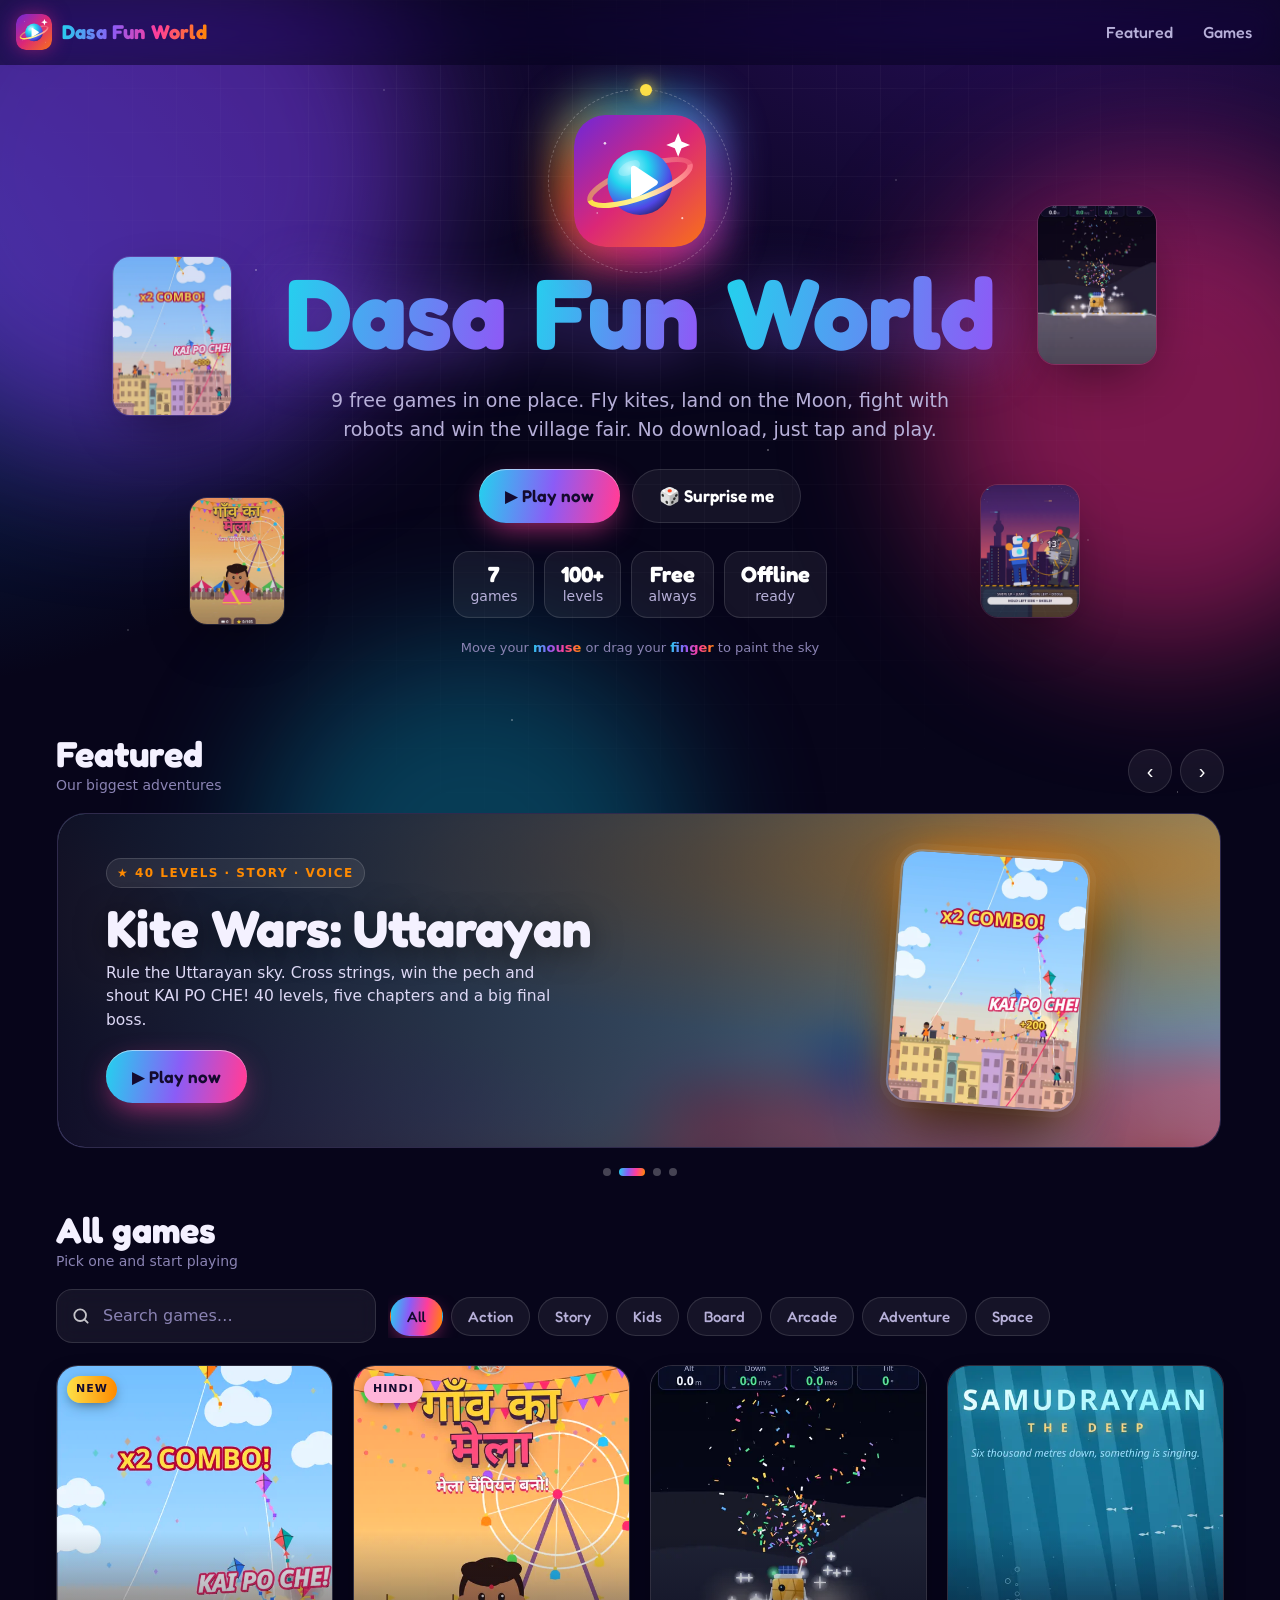
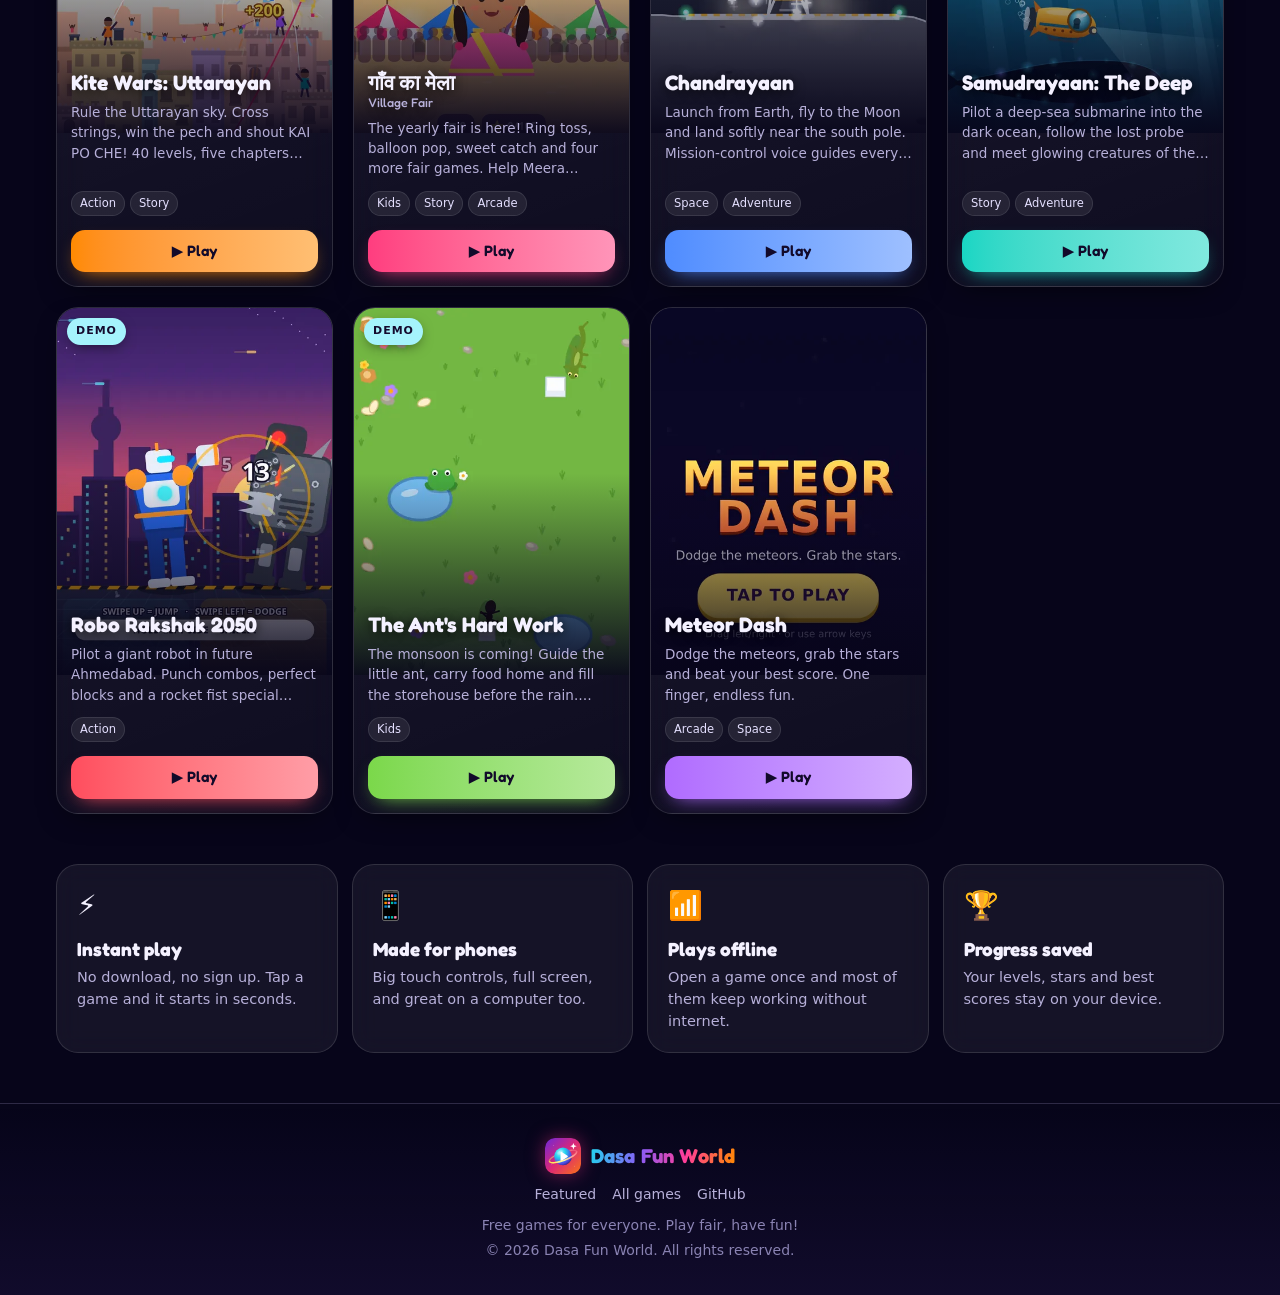
<file: index.html>
<!doctype html>
<html lang="en">
<head>
<meta charset="utf-8">
<title>Dasa Fun World – Free Browser Games</title>
<meta property="og:type" content="website">
<meta property="og:site_name" content="Dasa Fun World">
<meta property="og:title" content="Dasa Fun World – Free Browser Games">
<meta property="og:description" content="Kite Wars, Village Fair, Chandrayaan moon landing, Robo Rakshak and more. Free to play on your phone – just tap and play.">
<meta property="og:url" content="https://dasev.publicvm.com/">
<meta property="og:locale" content="en_IN">
<meta property="og:image" content="https://dasev.publicvm.com/assets/img/og-share.jpg">
<meta property="og:image:secure_url" content="https://dasev.publicvm.com/assets/img/og-share.jpg">
<meta property="og:image:type" content="image/jpeg">
<meta property="og:image:width" content="1200">
<meta property="og:image:height" content="630">
<meta property="og:image:alt" content="Dasa Fun World – free browser games">
<meta name="twitter:card" content="summary_large_image">
<meta name="twitter:title" content="Dasa Fun World – Free Browser Games">
<meta name="twitter:description" content="Free browser games. Tap and play.">
<meta name="twitter:image" content="https://dasev.publicvm.com/assets/img/og-share.jpg">
<link rel="image_src" href="https://dasev.publicvm.com/assets/img/og-share.jpg">

<script>if(location.protocol==='http:'&&location.hostname==='dasev.publicvm.com')location.replace('https:'+location.href.slice(5));</script>
<meta name="viewport" content="width=device-width, initial-scale=1, viewport-fit=cover">
<meta name="description" content="Dasa Fun World: free browser games for phone and computer. Kite Wars, Village Fair, Chandrayaan moon landing, Robo Rakshak and more. No download, just tap and play.">
<meta name="keywords" content="Dasa Fun World, free games, browser games, mobile games, Kite Wars, Uttarayan game, Chandrayaan game, village fair game, Indian games">
<meta name="theme-color" content="#07051a">
<meta name="color-scheme" content="dark">
<link rel="canonical" href="https://dasev.publicvm.com/">
<link rel="icon" href="favicon.svg" type="image/svg+xml">
<link rel="icon" href="assets/img/favicon-32.png" sizes="32x32" type="image/png">
<link rel="apple-touch-icon" href="assets/img/apple-touch-icon.png">
<link rel="manifest" href="manifest.webmanifest">
<meta name="mobile-web-app-capable" content="yes">
<meta name="apple-mobile-web-app-capable" content="yes">
<meta name="apple-mobile-web-app-title" content="Dasa Fun World">
<link rel="preload" href="assets/fonts/fredoka-latin.woff2" as="font" type="font/woff2" crossorigin>
<link rel="stylesheet" href="assets/css/style.css?v=2">
<script type="application/ld+json">{"@context": "https://schema.org", "@graph": [{"@type": "WebSite", "name": "Dasa Fun World", "url": "https://dasev.publicvm.com/", "description": "Free browser games: kite fights, moon landings, robot battles, a village fair and more."}, {"@type": "ItemList", "name": "Dasa Fun World games", "itemListElement": [{"@type": "ListItem", "position": 1, "url": "https://dasev.publicvm.com/games/kite-wars/", "name": "Kite Wars: Uttarayan"}, {"@type": "ListItem", "position": 2, "url": "https://dasev.publicvm.com/games/village-fair/", "name": "Village Fair"}, {"@type": "ListItem", "position": 3, "url": "https://dasev.publicvm.com/games/chandrayaan/", "name": "Chandrayaan"}, {"@type": "ListItem", "position": 4, "url": "https://dasev.publicvm.com/games/samudrayaan/", "name": "Samudrayaan: The Deep"}, {"@type": "ListItem", "position": 5, "url": "https://dasev.publicvm.com/games/robo-rakshak/", "name": "Robo Rakshak 2050"}, {"@type": "ListItem", "position": 6, "url": "https://dasev.publicvm.com/games/ant-work/", "name": "The Ant's Hard Work"}, {"@type": "ListItem", "position": 7, "url": "https://dasev.publicvm.com/games/meteor-dash/", "name": "Meteor Dash"}]}]}</script>
</head>
<body>
<a class="skip" href="#games">Skip to games</a>
<div class="bg" aria-hidden="true"><div class="blob b1"></div><div class="blob b2"></div><div class="blob b3"></div><div class="grid"></div><div class="stars"></div></div>
<canvas id="splash" aria-hidden="true"></canvas>

<header class="nav" id="nav">
  <a class="brand" href="./" aria-label="Dasa Fun World home"><img src="assets/img/logo.svg" alt="" width="36" height="36"><span>Dasa Fun World</span></a>
  <nav class="links" aria-label="Main">
    <a href="#featured" class="hide-sm">Featured</a>
    <a href="#games">Games</a>
    <button id="installBtn" type="button" hidden>Install</button>
  </nav>
</header>

<main id="main">
  <section class="hero" aria-labelledby="title">
    <div class="floaters" aria-hidden="true">
      <img src="assets/img/games/kite-wars.webp" alt=""><img src="assets/img/games/chandrayaan.webp" alt=""><img src="assets/img/games/village-fair.webp" alt=""><img src="assets/img/games/robo-rakshak.webp" alt="">
    </div>
    <div class="hero-logo"><span class="orbit" aria-hidden="true"></span><img src="assets/img/logo.svg" alt="Dasa Fun World logo" width="132" height="132"></div>
    <h1 id="title" class="grad-wrap"><span class="grad"><span class="word">Dasa</span> <span class="word">Fun</span> <span class="word">World</span></span></h1>
    <p class="tag">9 free games in one place. Fly kites, land on the Moon, fight with robots and win the village fair. No download, just tap and play.</p>
    <div class="cta"><a class="btn primary" href="#games">▶ Play now</a><button class="btn ghost" id="randomBtn" type="button">🎲 Surprise me</button></div>
    <ul class="stats" aria-label="At a glance"><li><b>7</b>games</li><li><b>100+</b>levels</li><li><b>Free</b>always</li><li><b>Offline</b>ready</li></ul>
    <p class="hint" id="hint">Move your <i>mouse</i> or drag your <i>finger</i> to paint the sky</p>
  </section>

  <section id="featured" class="wrap reveal" aria-labelledby="feat-title">
    <div class="sec-head"><h2 id="feat-title">Featured<small>Our biggest adventures</small></h2>
      <div class="arrows"><button class="icon-btn" id="prevBtn" type="button" aria-label="Previous">‹</button><button class="icon-btn" id="nextBtn" type="button" aria-label="Next">›</button></div></div>
    <div class="carousel" aria-roledescription="carousel">
      <div class="track" id="track">
<a class="slide" href="games/kite-wars/" data-game="kite-wars" style="--accent:#ff8a00" aria-roledescription="slide" aria-label="1 of 3: Kite Wars: Uttarayan">
  <div class="sbg" style="background-image:url(assets/img/games/kite-wars.webp)"></div>
  <div class="stext"><span class="kicker">★ 40 levels · Story · Voice</span><h3>Kite Wars: Uttarayan</h3><p>Rule the Uttarayan sky. Cross strings, win the pech and shout KAI PO CHE! 40 levels, five chapters and a big final boss.</p><span class="btn primary">▶ Play now</span></div>
  <div class="phone"><img src="assets/img/games/kite-wars.webp" alt="" width="480" height="640" decoding="async"></div>
</a>
<a class="slide" href="games/village-fair/" data-game="village-fair" style="--accent:#ff3d7f" aria-roledescription="slide" aria-label="2 of 3: Village Fair">
  <div class="sbg" style="background-image:url(assets/img/games/village-fair.webp)"></div>
  <div class="stext"><span class="kicker">★ 35 levels · 7 mini-games · Hindi</span><h3 lang="hi">गाँव का मेला<small>Village Fair</small></h3><p>The yearly fair is here! Ring toss, balloon pop, sweet catch and four more fair games. Help Meera become the Fair Champion.</p><span class="btn primary">▶ Play now</span></div>
  <div class="phone"><img src="assets/img/games/village-fair.webp" alt="" width="480" height="640" loading="lazy" decoding="async"></div>
</a>
<a class="slide" href="games/chandrayaan/" data-game="chandrayaan" style="--accent:#4f8cff" aria-roledescription="slide" aria-label="3 of 3: Chandrayaan">
  <div class="sbg" style="background-image:url(assets/img/games/chandrayaan.webp)"></div>
  <div class="stext"><span class="kicker">★ 12 levels · Voice · English, Gujarati, Hindi</span><h3>Chandrayaan</h3><p>Launch from Earth, fly to the Moon and land softly near the south pole. Mission-control voice guides every landing.</p><span class="btn primary">▶ Play now</span></div>
  <div class="phone"><img src="assets/img/games/chandrayaan.webp" alt="" width="480" height="640" loading="lazy" decoding="async"></div>
</a>
</div>
      <div class="dots" id="dots" role="tablist" aria-label="Choose slide"><button type="button" aria-label="Slide 1" aria-current="true"></button><button type="button" aria-label="Slide 2" aria-current="false"></button><button type="button" aria-label="Slide 3" aria-current="false"></button><button type="button" aria-label="Slide 4" aria-current="false"></button></div>
    </div>
  </section>

  <section id="continue" class="wrap" hidden aria-labelledby="cont-title">
    <div class="sec-head"><h2 id="cont-title">Continue playing</h2></div>
    <div class="recent" id="recent"></div>
  </section>

  <section id="games" class="wrap" aria-labelledby="games-title">
    <div class="sec-head"><h2 id="games-title">All games<small>Pick one and start playing</small></h2></div>
    <div class="toolbar">
      <label class="search"><span class="skip">Search games</span>
        <svg width="20" height="20" viewBox="0 0 24 24" aria-hidden="true"><circle cx="11" cy="11" r="7" fill="none" stroke="#fff" stroke-width="2.2"/><path d="M20 20l-4-4" stroke="#fff" stroke-width="2.2" stroke-linecap="round"/></svg>
        <input id="q" type="search" placeholder="Search games…" autocomplete="off" enterkeyhint="search" aria-label="Search games"></label>
      <div class="chips" id="chips" role="group" aria-label="Categories"><button class="chip" type="button" data-cat="All" aria-pressed="true">All</button><button class="chip" type="button" data-cat="Action" aria-pressed="false">Action</button><button class="chip" type="button" data-cat="Story" aria-pressed="false">Story</button><button class="chip" type="button" data-cat="Kids" aria-pressed="false">Kids</button><button class="chip" type="button" data-cat="Board" aria-pressed="false">Board</button><button class="chip" type="button" data-cat="Arcade" aria-pressed="false">Arcade</button><button class="chip" type="button" data-cat="Adventure" aria-pressed="false">Adventure</button><button class="chip" type="button" data-cat="Space" aria-pressed="false">Space</button></div>
    </div>
    <div class="games" id="grid">
<a class="card" href="games/kite-wars/" data-game="kite-wars" data-cats="Action Story" data-kw="kite wars: uttarayan  kite wars action story rule the uttarayan sky. cross strings, win the pech and shout kai po che! 40 levels, five chapters and a big final boss. new" style="--accent:#ff8a00">
  <span class="badge New">New</span><div class="thumb"><img src="assets/img/games/kite-wars.webp" alt="Kite Wars: Uttarayan screenshot" width="480" height="640" loading="lazy" decoding="async"><span class="play" aria-hidden="true"><svg width="26" height="26" viewBox="0 0 24 24"><path d="M8 5v14l11-7z" fill="#fff"/></svg></span></div>
  <div class="info"><h3>Kite Wars: Uttarayan</h3><p class="desc">Rule the Uttarayan sky. Cross strings, win the pech and shout KAI PO CHE! 40 levels, five chapters and a big final boss.</p><div class="tags"><span>Action</span><span>Story</span></div><span class="go">▶ Play</span></div>
</a>
<a class="card" href="games/village-fair/" data-game="village-fair" data-cats="Kids Story Arcade" data-kw="गाँव का मेला village fair village fair kids story arcade the yearly fair is here! ring toss, balloon pop, sweet catch and four more fair games. help meera become the fair champion. hindi" style="--accent:#ff3d7f">
  <span class="badge Hindi">Hindi</span><div class="thumb"><img src="assets/img/games/village-fair.webp" alt="Village Fair screenshot" width="480" height="640" loading="lazy" decoding="async"><span class="play" aria-hidden="true"><svg width="26" height="26" viewBox="0 0 24 24"><path d="M8 5v14l11-7z" fill="#fff"/></svg></span></div>
  <div class="info"><h3 lang="hi">गाँव का मेला<small>Village Fair</small></h3><p class="desc">The yearly fair is here! Ring toss, balloon pop, sweet catch and four more fair games. Help Meera become the Fair Champion.</p><div class="tags"><span>Kids</span><span>Story</span><span>Arcade</span></div><span class="go">▶ Play</span></div>
</a>
<a class="card" href="games/chandrayaan/" data-game="chandrayaan" data-cats="Space Adventure" data-kw="chandrayaan  chandrayaan space adventure launch from earth, fly to the moon and land softly near the south pole. mission-control voice guides every landing. " style="--accent:#4f8cff">
  <div class="thumb"><img src="assets/img/games/chandrayaan.webp" alt="Chandrayaan screenshot" width="480" height="640" loading="lazy" decoding="async"><span class="play" aria-hidden="true"><svg width="26" height="26" viewBox="0 0 24 24"><path d="M8 5v14l11-7z" fill="#fff"/></svg></span></div>
  <div class="info"><h3>Chandrayaan</h3><p class="desc">Launch from Earth, fly to the Moon and land softly near the south pole. Mission-control voice guides every landing.</p><div class="tags"><span>Space</span><span>Adventure</span></div><span class="go">▶ Play</span></div>
</a>
<a class="card" href="games/samudrayaan/" data-game="samudrayaan" data-cats="Story Adventure" data-kw="samudrayaan: the deep  samudrayaan story adventure pilot a deep-sea submarine into the dark ocean, follow the lost probe and meet glowing creatures of the deep. " style="--accent:#18d6c4">
  <div class="thumb"><img src="assets/img/games/samudrayaan.webp" alt="Samudrayaan: The Deep screenshot" width="480" height="640" loading="lazy" decoding="async"><span class="play" aria-hidden="true"><svg width="26" height="26" viewBox="0 0 24 24"><path d="M8 5v14l11-7z" fill="#fff"/></svg></span></div>
  <div class="info"><h3>Samudrayaan: The Deep</h3><p class="desc">Pilot a deep-sea submarine into the dark ocean, follow the lost probe and meet glowing creatures of the deep.</p><div class="tags"><span>Story</span><span>Adventure</span></div><span class="go">▶ Play</span></div>
</a>
<a class="card" href="games/robo-rakshak/" data-game="robo-rakshak" data-cats="Action" data-kw="robo rakshak 2050  robo rakshak action pilot a giant robot in future ahmedabad. punch combos, perfect blocks and a rocket fist special against monster machines. demo" style="--accent:#ff4d5e">
  <span class="badge Demo">Demo</span><div class="thumb"><img src="assets/img/games/robo-rakshak.webp" alt="Robo Rakshak 2050 screenshot" width="480" height="640" loading="lazy" decoding="async"><span class="play" aria-hidden="true"><svg width="26" height="26" viewBox="0 0 24 24"><path d="M8 5v14l11-7z" fill="#fff"/></svg></span></div>
  <div class="info"><h3>Robo Rakshak 2050</h3><p class="desc">Pilot a giant robot in future Ahmedabad. Punch combos, perfect blocks and a rocket fist special against monster machines.</p><div class="tags"><span>Action</span></div><span class="go">▶ Play</span></div>
</a>
<a class="card" href="games/ant-work/" data-game="ant-work" data-cats="Kids" data-kw="the ant&#x27;s hard work  ant&#x27;s hard work kids the monsoon is coming! guide the little ant, carry food home and fill the storehouse before the rain. watch out for the lizard! demo" style="--accent:#7bd84a">
  <span class="badge Demo">Demo</span><div class="thumb"><img src="assets/img/games/ant-work.webp" alt="The Ant&#x27;s Hard Work screenshot" width="480" height="640" loading="lazy" decoding="async"><span class="play" aria-hidden="true"><svg width="26" height="26" viewBox="0 0 24 24"><path d="M8 5v14l11-7z" fill="#fff"/></svg></span></div>
  <div class="info"><h3>The Ant&#x27;s Hard Work</h3><p class="desc">The monsoon is coming! Guide the little ant, carry food home and fill the storehouse before the rain. Watch out for the lizard!</p><div class="tags"><span>Kids</span></div><span class="go">▶ Play</span></div>
</a>
<a class="card" href="games/meteor-dash/" data-game="meteor-dash" data-cats="Arcade Space" data-kw="meteor dash  meteor dash arcade space dodge the meteors, grab the stars and beat your best score. one finger, endless fun. " style="--accent:#b06bff">
  <div class="thumb"><img src="assets/img/games/meteor-dash.webp" alt="Meteor Dash screenshot" width="480" height="640" loading="lazy" decoding="async"><span class="play" aria-hidden="true"><svg width="26" height="26" viewBox="0 0 24 24"><path d="M8 5v14l11-7z" fill="#fff"/></svg></span></div>
  <div class="info"><h3>Meteor Dash</h3><p class="desc">Dodge the meteors, grab the stars and beat your best score. One finger, endless fun.</p><div class="tags"><span>Arcade</span><span>Space</span></div><span class="go">▶ Play</span></div>
</a>
</div>
    <p class="empty" id="empty" hidden>No game found. Try another word! 🔍</p>

    <div class="features reveal">
      <div class="feature"><div class="ic">⚡</div><h3>Instant play</h3><p>No download, no sign up. Tap a game and it starts in seconds.</p></div>
      <div class="feature"><div class="ic">📱</div><h3>Made for phones</h3><p>Big touch controls, full screen, and great on a computer too.</p></div>
      <div class="feature"><div class="ic">📶</div><h3>Plays offline</h3><p>Open a game once and most of them keep working without internet.</p></div>
      <div class="feature"><div class="ic">🏆</div><h3>Progress saved</h3><p>Your levels, stars and best scores stay on your device.</p></div>
    </div>
  </section>
</main>

<footer>
  <a class="brand" href="./"><img src="assets/img/logo.svg" alt="" width="36" height="36"><span>Dasa Fun World</span></a>
  <nav aria-label="Footer"><a href="#featured">Featured</a><a href="#games">All games</a><a href="https://github.com/karenajatin/Dasa-Fun-World" rel="noopener">GitHub</a></nav>
  <p>Free games for everyone. Play fair, have fun!</p>
  <p>© <span id="yr">2026</span> Dasa Fun World. All rights reserved.</p>
</footer>

<div class="player" id="player" hidden role="dialog" aria-modal="true" aria-label="Game">
  <button class="close" id="closeBtn" type="button" aria-label="Close game and go back">✕ <span>Back</span></button>
  <div class="loading" id="loading"><div><img id="loadImg" src="assets/img/logo.svg" alt=""><b id="loadTitle">Loading…</b><div class="bar"><i></i></div></div></div>
</div>

<noscript><style>.card,.reveal{opacity:1!important;transform:none!important}</style></noscript>
<script>window.DFW_GAMES={"kite-wars": {"title": "Kite Wars: Uttarayan", "color": "#ff8a00"}, "village-fair": {"title": "Village Fair", "color": "#ff3d7f"}, "chandrayaan": {"title": "Chandrayaan", "color": "#4f8cff"}, "samudrayaan": {"title": "Samudrayaan: The Deep", "color": "#18d6c4"}, "robo-rakshak": {"title": "Robo Rakshak 2050", "color": "#ff4d5e"}, "ant-work": {"title": "The Ant's Hard Work", "color": "#7bd84a"}, "meteor-dash": {"title": "Meteor Dash", "color": "#b06bff"}};</script>
<script src="assets/js/app.js?v=2" defer></script>
<script src="assets/js/splash.js?v=2" defer></script>
</body>
</html>
</file>
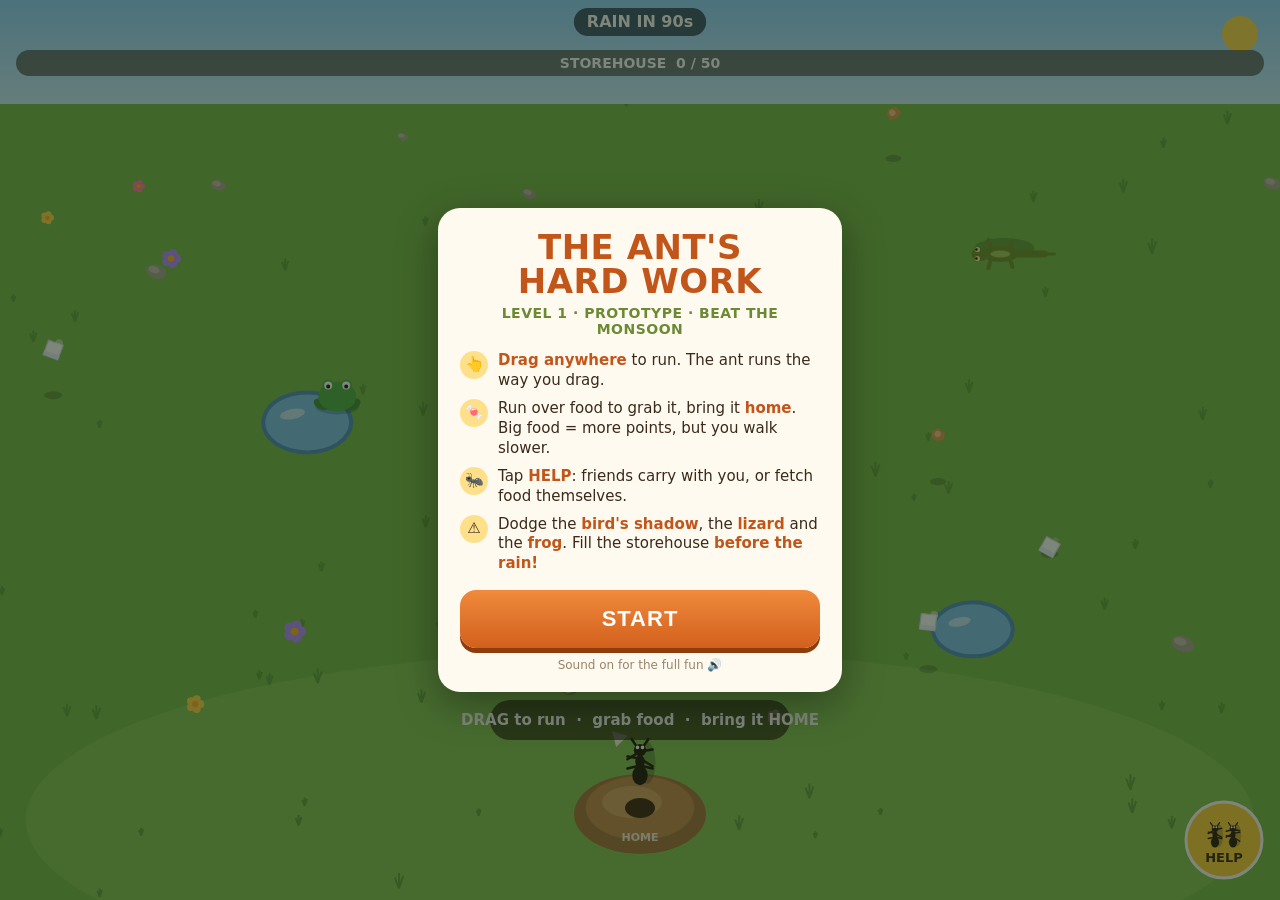
<file: games/ant-work/index.html>
<!doctype html>
<html lang="en">
<head>
<meta charset="utf-8">
<meta name="viewport" content="width=device-width,initial-scale=1,maximum-scale=1,user-scalable=no,viewport-fit=cover">
<meta name="theme-color" content="#5f9e3c">
<title>The Ant's Hard Work — Prototype</title>
<meta name="description" content="The Ant's Hard Work: fill the anthill storehouse before the monsoon rain arrives. Dodge the lizard, the frog and the bird.">
<meta property="og:title" content="The Ant's Hard Work (prototype)">
<meta property="og:description" content="Fill the storehouse before the rain! A fast one-finger ant game.">
<meta property="og:type" content="website">
<link rel="icon" href="data:image/svg+xml,%3Csvg xmlns='http://www.w3.org/2000/svg' viewBox='0 0 100 100'%3E%3Ccircle cx='30' cy='55' r='16' fill='%23222'/%3E%3Ccircle cx='55' cy='55' r='12' fill='%23222'/%3E%3Ccircle cx='76' cy='52' r='13' fill='%23222'/%3E%3C/svg%3E">
<style>
html,body{margin:0;height:100%;overflow:hidden;background:#3f6b2a;font-family:system-ui,-apple-system,"Segoe UI",Roboto,sans-serif;color:#fff;-webkit-user-select:none;user-select:none;-webkit-tap-highlight-color:transparent}
canvas{display:block;touch-action:none;position:fixed;inset:0}
.ov{position:fixed;inset:0;display:flex;align-items:center;justify-content:center;background:rgba(20,35,15,.55);z-index:5}
.ov.hide{display:none}
.card{width:min(88vw,360px);background:#fffaf0;color:#3b2a1a;border-radius:22px;padding:22px 22px 20px;text-align:center;box-shadow:0 12px 40px rgba(0,0,0,.35)}
.card h1{margin:0;font-size:34px;line-height:1.02;color:#c2561a;font-weight:900;letter-spacing:.5px}
.card h2{margin:6px 0 14px;font-size:14px;font-weight:700;color:#6c8a35;letter-spacing:.5px}
.card ul{list-style:none;padding:0;margin:0 0 16px;text-align:left;font-size:15px;line-height:1.33}
.card li{margin:8px 0;display:flex;gap:10px;align-items:flex-start}
.card li b{color:#c2561a}
.card .ic{flex:0 0 28px;height:28px;border-radius:50%;background:#ffe08a;display:flex;align-items:center;justify-content:center;font-size:15px}
.btn{display:block;width:100%;border:0;border-radius:16px;padding:16px;font-size:22px;font-weight:900;color:#fff;background:linear-gradient(#f08a3c,#d2601c);box-shadow:0 5px 0 #8f3c0c;letter-spacing:1px;cursor:pointer}
.btn:active{transform:translateY(3px);box-shadow:0 2px 0 #8f3c0c}
.stats{display:grid;grid-template-columns:1fr 1fr;gap:8px;margin:4px 0 16px}
.stats div{background:#f3ead2;border-radius:12px;padding:8px 4px;font-size:13px;color:#7a6040}
.stats b{display:block;font-size:22px;color:#3b2a1a}
.stars{font-size:34px;letter-spacing:4px;margin:0 0 10px;color:#f2b51c}
.note{font-size:12px;color:#9a8468;margin:10px 0 0}
</style>
</head>
<body>
<canvas id="c"></canvas>
<div id="start" class="ov">
 <div class="card">
  <h1>THE ANT'S<br>HARD WORK</h1>
  <h2>LEVEL 1 · PROTOTYPE · BEAT THE MONSOON</h2>
  <ul>
   <li><span class="ic">👆</span><span><b>Drag anywhere</b> to run. The ant runs the way you drag.</span></li>
   <li><span class="ic">🍬</span><span>Run over food to grab it, bring it <b>home</b>. Big food = more points, but you walk slower.</span></li>
   <li><span class="ic">🐜</span><span>Tap <b>HELP</b>: friends carry with you, or fetch food themselves.</span></li>
   <li><span class="ic">⚠️</span><span>Dodge the <b>bird's shadow</b>, the <b>lizard</b> and the <b>frog</b>. Fill the storehouse <b>before the rain!</b></span></li>
  </ul>
  <button class="btn" id="startBtn">START</button>
  <p class="note">Sound on for the full fun 🔊</p>
 </div>
</div>
<div id="end" class="ov hide">
 <div class="card">
  <h1 id="endTitle">STOREHOUSE FULL!</h1>
  <h2 id="endSub">The ant family is safe for the monsoon</h2>
  <div class="stars" id="endStars">★★★</div>
  <div class="stats">
   <div><b id="sStore">0/40</b>storehouse</div>
   <div><b id="sTime">0s</b>time left</div>
   <div><b id="sTrips">0</b>trips home</div>
   <div><b id="sHits">0</b>times caught</div>
  </div>
  <button class="btn" id="retryBtn">RETRY</button>
 </div>
</div>
<script>
(()=>{
"use strict";
const cv=document.getElementById('c'), ctx=cv.getContext('2d');
let W=390,H=844,DPR=1;
const TARGET=50, RAIN_T=90;
const ITEMS={
 grain:{v:1,m:1.0,r:7,name:'grain'},
 crumb:{v:2,m:0.86,r:9,name:'crumb'},
 sugar:{v:3,m:0.7,r:10,name:'sugar'},
 leaf:{v:5,m:0.5,r:15,name:'leaf'}
};
const ANT_SPEED=190;
let S=null; // game state
let mode='title';
const rnd=(a,b)=>a+Math.random()*(b-a);
const clamp=(v,a,b)=>v<a?a:v>b?b:v;
const dist=(a,b)=>Math.hypot(a.x-b.x,a.y-b.y);

// ---------- audio ----------
let AC=null, master=null, noiseBuf=null, rainNode=null, rainGain=null;
function audioInit(){
 if(AC) { if(AC.state==='suspended') AC.resume(); return; }
 try{
  AC=new (window.AudioContext||window.webkitAudioContext)();
  master=AC.createGain(); master.gain.value=0.6; master.connect(AC.destination);
  noiseBuf=AC.createBuffer(1,AC.sampleRate*2,AC.sampleRate);
  const d=noiseBuf.getChannelData(0); for(let i=0;i<d.length;i++) d[i]=Math.random()*2-1;
 }catch(e){AC=null}
}
function tone(f,dur,type='sine',vol=0.25,slide=0,delay=0){
 if(!AC) return; const t=AC.currentTime+delay;
 const o=AC.createOscillator(), g=AC.createGain();
 o.type=type; o.frequency.setValueAtTime(f,t); if(slide) o.frequency.exponentialRampToValueAtTime(Math.max(30,f*slide),t+dur);
 g.gain.setValueAtTime(0.0001,t); g.gain.exponentialRampToValueAtTime(vol,t+0.01); g.gain.exponentialRampToValueAtTime(0.0001,t+dur);
 o.connect(g); g.connect(master); o.start(t); o.stop(t+dur+0.05);
}
function noise(dur,vol=0.3,freq=800,type='lowpass',delay=0,q=1,attack=0.01){
 if(!AC) return; const t=AC.currentTime+delay;
 const s=AC.createBufferSource(); s.buffer=noiseBuf; s.loop=true;
 const f=AC.createBiquadFilter(); f.type=type; f.frequency.value=freq; f.Q.value=q;
 const g=AC.createGain(); g.gain.setValueAtTime(0.0001,t); g.gain.exponentialRampToValueAtTime(vol,t+attack); g.gain.exponentialRampToValueAtTime(0.0001,t+dur);
 s.connect(f); f.connect(g); g.connect(master); s.start(t); s.stop(t+dur+0.05);
}
const SFX={
 pick(){tone(520,0.08,'square',0.12,1.6)},
 deliver(n){for(let i=0;i<Math.min(4,n);i++) tone(660*Math.pow(1.26,i),0.12,'triangle',0.18,1,i*0.06)},
 hit(){noise(0.25,0.5,400);tone(160,0.3,'sawtooth',0.2,0.4)},
 screech(){noise(0.35,0.25,2500,'bandpass',0,4);tone(1800,0.3,'sawtooth',0.06,0.6)},
 whoosh(){noise(1.6,0.25,600,'bandpass',0,1,0.4)},
 slurp(){tone(300,0.15,'sine',0.25,3)},
 thunder(big){noise(big?2.6:1.8,big?0.9:0.6,big?180:140,'lowpass',0,1,0.05);noise(0.4,0.4,900,'lowpass')},
 tick(hi){tone(hi?1200:900,0.04,'square',0.06)},
 help(){tone(440,0.08,'triangle',0.15);tone(660,0.08,'triangle',0.15,1,0.08);tone(880,0.12,'triangle',0.15,1,0.16)},
 win(){[523,659,784,1046,784,1046].forEach((f,i)=>tone(f,0.22,'triangle',0.2,1,i*0.12));noise(1.2,0.15,3000,'highpass',0.2)},
 lose(){[392,330,262,196].forEach((f,i)=>tone(f,0.35,'sawtooth',0.08,1,i*0.22))},
 splash(){noise(0.12,0.12,1500,'bandpass',0,2)}
};
function rainStart(){
 if(!AC||rainNode) return;
 rainNode=AC.createBufferSource(); rainNode.buffer=noiseBuf; rainNode.loop=true;
 const f=AC.createBiquadFilter(); f.type='highpass'; f.frequency.value=1200;
 rainGain=AC.createGain(); rainGain.gain.value=0.0001;
 rainNode.connect(f); f.connect(rainGain); rainGain.connect(master); rainNode.start();
}
function rainLevel(v){ if(rainGain) rainGain.gain.setTargetAtTime(Math.max(0.0001,v),AC.currentTime,0.3); }
function rainStop(){ if(rainNode){try{rainNode.stop()}catch(e){} rainNode=null; rainGain=null;} }
function vib(p){ try{ if(navigator.vibrate) navigator.vibrate(p);}catch(e){} }

// ---------- layout ----------
let GT=110; // garden top
function resize(){
 DPR=Math.min(2,window.devicePixelRatio||1);
 W=window.innerWidth; H=window.innerHeight;
 cv.width=W*DPR; cv.height=H*DPR; cv.style.width=W+'px'; cv.style.height=H+'px';
 ctx.setTransform(DPR,0,0,DPR,0,0);
 GT=104;
 decor=makeDecor();
 if(S) layoutWorld(false);
}
let decor=[];
function makeDecor(){
 const a=[]; let seed=7; const r=()=>{seed=(seed*16807)%2147483647;return seed/2147483647};
 for(let i=0;i<70;i++) a.push({t:'grass',x:r()*W,y:GT+r()*(H-GT),s:0.6+r()*0.8});
 for(let i=0;i<9;i++) a.push({t:'flower',x:r()*W,y:GT+30+r()*(H-GT-180),s:0.7+r()*0.6,c:['#ffd54a','#ff7aa8','#ffffff','#b48cff'][i%4]});
 for(let i=0;i<7;i++) a.push({t:'stone',x:r()*W,y:GT+30+r()*(H-GT-140),s:0.6+r()*0.9});
 return a;
}
function home(){ return {x:W/2,y:H-92}; }
function layoutWorld(){
 S.home=home();
 S.puddles=[{x:W*0.24,y:GT+(H-GT)*0.40,rx:42,ry:28},{x:W*0.76,y:GT+(H-GT)*0.66,rx:38,ry:25}];
 S.frog.x=S.puddles[0].x+30; S.frog.y=S.puddles[0].y-26;
 S.help={x:W-56,y:H-60,r:38};
}

// ---------- state ----------
function newGame(){
 S={t:0,store:0,shown:0,trips:0,hits:0,streak:0,lastDeliver:-99,
  ant:{x:W/2,y:H-140,vx:0,vy:0,ang:-Math.PI/2,carry:null,stun:0,inv:0,walk:0,helpers:0},
  foods:[],parts:[],pops:[],drops:[],helpersArr:[],
  lizard:{x:W*0.78,y:GT+150,ang:Math.PI,st:'wander',tm:0,tx:0,ty:0,wig:0,speed:105,rest:0},
  frog:{x:0,y:0,st:'idle',tm:0,cd:2,tx:0,ty:0,tongue:0},
  bird:{st:'none',tm:5.5,x:0,y:0,r:0,flyT:0},
  wind:{st:'none',tm:13,dx:0,dur:0},
  shake:0,flash:0,helpCd:0,firstPick:false,firstDeliver:false,
  thunders:[45,58,68,75,80,84,87],nextTick:70,ended:false,endT:0,win:false,rainFull:0
 };
 layoutWorld();
 // opening food: close easy grains, a sugar and a leaf in view
 const h=S.home;
 addFood('grain',h.x-70,h.y-120); addFood('grain',h.x+80,h.y-150); addFood('crumb',h.x-20,h.y-230);
 addFood('sugar',W*0.82,h.y-260); addFood('leaf',W*0.5,GT+130);
 for(let i=0;i<6;i++) spawnFood();
}
function inPuddle(x,y,pad=0){ return S.puddles.some(p=>((x-p.x)/(p.rx+pad))**2+((y-p.y)/(p.ry+pad))**2<1); }
function addFood(type,x,y){
 const f={type,x:clamp(x,22,W-22),y:clamp(y,GT+24,H-170),z:0,vz:0,bob:Math.random()*6,spawn:0.35,rot:rnd(-0.6,0.6)};
 S.foods.push(f); return f;
}
function spawnFood(){
 for(let k=0;k<20;k++){
  const y=rnd(GT+28,S.home.y-130), x=rnd(24,W-24);
  if(inPuddle(x,y,22)) continue;
  if(dist({x,y},S.home)<120) continue;
  if(S.foods.some(f=>dist(f,{x,y})<38)) continue;
  const far=1-(y-GT)/(S.home.y-GT); // 1 at top
  const r=Math.random();
  let type = r<0.38-far*0.2?'grain': r<0.62-far*0.15?'crumb': r<0.86-far*0.05?'sugar':'leaf';
  const f=addFood(type,x,y); f.z=40; f.vz=0; // drop in with bounce
  return f;
 }
}

// ---------- input: floating joystick ----------
const J={on:false,id:null,ox:0,oy:0,x:0,y:0};
function onHelpBtn(x,y){ return S&&Math.hypot(x-S.help.x,y-S.help.y)<S.help.r+10; }
function pDown(id,x,y){
 audioInit();
 if(mode!=='play') return;
 if(onHelpBtn(x,y)){ callHelp(); return; }
 if(J.on) return;
 J.on=true; J.id=id; J.ox=x; J.oy=y; J.x=x; J.y=y;
}
function pMove(id,x,y){ if(J.on&&J.id===id){J.x=x;J.y=y;} }
function pUp(id){ if(J.on&&J.id===id){J.on=false;J.id=null;} }
cv.addEventListener('touchstart',e=>{e.preventDefault();for(const t of e.changedTouches)pDown(t.identifier,t.clientX,t.clientY)},{passive:false});
cv.addEventListener('touchmove',e=>{e.preventDefault();for(const t of e.changedTouches)pMove(t.identifier,t.clientX,t.clientY)},{passive:false});
cv.addEventListener('touchend',e=>{e.preventDefault();for(const t of e.changedTouches)pUp(t.identifier)},{passive:false});
cv.addEventListener('touchcancel',e=>{for(const t of e.changedTouches)pUp(t.identifier)});
let mouseDown=false;
cv.addEventListener('mousedown',e=>{mouseDown=true;pDown('m',e.clientX,e.clientY)});
window.addEventListener('mousemove',e=>{if(mouseDown)pMove('m',e.clientX,e.clientY)});
window.addEventListener('mouseup',e=>{mouseDown=false;pUp('m')});

// ---------- helpers ----------
function callHelp(){
 if(S.helpCd>0||S.ended) return;
 S.helpCd=13; SFX.help(); vib(15);
 const a=S.ant, h=S.home;
 if(a.carry && ITEMS[a.carry].m<0.99){
  for(let i=0;i<2;i++) S.helpersArr.push({x:h.x+(i?12:-12),y:h.y-10,mode:'join',slot:i,carry:null,walk:0,ang:-Math.PI/2});
  popText(a.x,a.y-30,'HELP IS COMING!','#fff3a0',16);
 } else {
  // fetch the best food on the ground (prefer big, near-ish)
  let best=null,bs=-1;
  for(const f of S.foods){ if(f.claimed) continue; const sc=ITEMS[f.type].v*1.6-dist(f,h)/120; if(sc>bs){bs=sc;best=f;} }
  if(best){ best.claimed=true; S.helpersArr.push({x:h.x-10,y:h.y-10,mode:'fetch',target:best,carry:null,walk:0,ang:-Math.PI/2,slot:0},{x:h.x+10,y:h.y-10,mode:'fetch',target:best,carry:null,walk:0,ang:-Math.PI/2,slot:1});
   popText(h.x,h.y-50,'FRIENDS GO FETCH!','#fff3a0',16); }
 }
}

// ---------- effects ----------
function burst(x,y,n,cols,sp=150,life=0.7,size=3,grav=200){
 const cap=260; for(let i=0;i<n&&S.parts.length<cap;i++){const a=Math.random()*Math.PI*2,s=rnd(sp*0.3,sp);
  S.parts.push({x,y,vx:Math.cos(a)*s,vy:Math.sin(a)*s-sp*0.3,life,max:life,c:cols[i%cols.length],s:rnd(size*0.6,size*1.4),g:grav});}
}
function popText(x,y,txt,col='#fff',size=22){ S.pops.push({x,y,txt,col,size,t:0}); }

function hitAnt(why){
 const a=S.ant; if(a.inv>0||a.stun>0) return;
 S.hits++; a.stun=0.8; a.inv=2.6; S.shake=12; S.streak=0;
 SFX.hit(); vib([60,40,60]);
 burst(a.x,a.y,18,['#fff','#ffd54a','#333'],180,0.6,3);
 if(a.carry){
  const ang=Math.random()*Math.PI*2; const f=addFood(a.carry,a.x+Math.cos(ang)*34,a.y+Math.sin(ang)*34);
  f.z=26; f.vz=-60; a.carry=null; a.helpers=0;
  S.helpersArr.forEach(h=>{if(h.mode==='with'||h.mode==='join'){h.mode='home';}});
  popText(a.x,a.y-34,'DROPPED IT!','#ffb0a0',20);
 } else popText(a.x,a.y-34,why||'OUCH!','#ffb0a0',20);
 // knockback
 a.vx*=-0.5; a.vy*=-0.5;
}

function deliver(type,byHelpers){
 const it=ITEMS[type]; let pts=it.v;
 if(!byHelpers){
  if(S.t-S.lastDeliver<8) S.streak=Math.min(S.streak+1,3); else S.streak=0;
  S.lastDeliver=S.t; pts+=S.streak; S.trips++;
 }
 S.store=Math.min(TARGET,S.store+pts);
 const h=S.home; SFX.deliver(pts); vib(18);
 popText(h.x,h.y-44,'+'+pts+(S.streak&&!byHelpers?'  STREAK x'+(S.streak+1):''),S.streak&&!byHelpers?'#ffe14a':'#ffffff',S.streak&&!byHelpers?24:26);
 burst(h.x,h.y-10,14,['#ffe14a','#fff','#ffb347'],140,0.6,3);
 S.meterSpark=0.6;
 if(!S.firstDeliver){S.firstDeliver=true;}
 if(S.store>=TARGET && !S.ended) endGame(true);
}

function endGame(win){
 S.ended=true; S.win=win; S.endT=0; J.on=false;
 if(win){ SFX.win(); vib([40,40,40,40,120]); for(let i=0;i<5;i++) burst(rnd(40,W-40),rnd(GT,H*0.6),26,['#ffe14a','#ff7aa8','#7ad3ff','#a8ff7a','#fff'],260,1.6,4,260); popText(W/2,H*0.42,'STOREHOUSE FULL!','#fff3a0',34); }
 else { SFX.thunder(true); SFX.lose(); vib([200,80,200]); S.flash=1; rainLevel(0.5); popText(W/2,H*0.42,'THE RAIN CAME!','#cfe8ff',34); }
}
function showEnd(){
 mode='end';
 const left=Math.max(0,Math.ceil(RAIN_T-S.t));
 document.getElementById('endTitle').textContent=S.win?'STOREHOUSE FULL!':'THE RAIN CAME!';
 document.getElementById('endTitle').style.color=S.win?'#c2561a':'#3a6fb0';
 document.getElementById('endSub').textContent=S.win?'The ant family is safe for the monsoon':'The storehouse was '+Math.round(S.store/TARGET*100)+'% full. '+(S.store/TARGET>=0.7?'So close, try again!':'Grab big food and call HELP!');
 document.getElementById('endStars').textContent=S.win?(left>=28?'★★★':left>=14?'★★☆':'★☆☆'):'☆☆☆';
 document.getElementById('sStore').textContent=S.store+'/'+TARGET;
 document.getElementById('sTime').textContent=left+'s';
 document.getElementById('sTrips').textContent=S.trips;
 document.getElementById('sHits').textContent=S.hits;
 document.getElementById('end').classList.remove('hide');
}

// ---------- update ----------
function update(dt){
 const a=S.ant, h=S.home;
 if(S.ended){
  S.endT+=dt;
  if(!S.win) S.rainFull=Math.min(1,S.rainFull+dt*1.2);
  updParts(dt);
  if(S.endT>1.6 && mode==='play') showEnd();
  return;
 }
 S.t+=dt;
 const prog=S.t/RAIN_T;
 // thunder & ticks
 if(S.thunders.length && S.t>=S.thunders[0]){ const big=S.thunders.length<=3; S.thunders.shift(); SFX.thunder(big); S.flash=big?0.9:0.6; S.shake=Math.max(S.shake,big?8:5); vib(big?[80,40,120]:40); }
 if(S.t>=S.nextTick && S.t<RAIN_T){ const left=RAIN_T-S.t; SFX.tick(left<10); S.nextTick+= left<10?0.5:1; }
 if(S.t>72){ rainStart(); rainLevel((S.t-72)/18*0.12); }
 // raindrops (first drops)
 if(S.t>74){ const rate=(S.t-74)*0.9; if(Math.random()<rate*dt){ S.drops.push({x:rnd(0,W),y:rnd(GT,H),t:0}); } }
 for(const d of S.drops) d.t+=dt; S.drops=S.drops.filter(d=>d.t<0.6);
 if(S.t>=RAIN_T){ endGame(false); return; }

 // ant movement
 a.stun=Math.max(0,a.stun-dt); a.inv=Math.max(0,a.inv-dt);
 let ix=0,iy=0;
 if(J.on && a.stun<=0){ const dx=J.x-J.ox, dy=J.y-J.oy, L=Math.hypot(dx,dy); if(L>6){ const m=Math.min(1,L/50); ix=dx/L*m; iy=dy/L*m; } }
 let mult = a.carry ? (a.helpers>0?1.0:ITEMS[a.carry].m) : 1.12;
 if(inPuddle(a.x,a.y)){ mult*=0.45; if(Math.random()<dt*8&&(ix||iy)){ burst(a.x,a.y,2,['#9fd3ff','#e6f6ff'],60,0.35,2,120); if(Math.random()<0.3)SFX.splash(); } }
 const tvx=ix*ANT_SPEED*mult, tvy=iy*ANT_SPEED*mult;
 const k=Math.min(1,dt*14); a.vx+= (tvx-a.vx)*k; a.vy+=(tvy-a.vy)*k;
 // wind
 if(S.wind.st==='blow'){ a.vx+=S.wind.dx*55*dt*3*(a.carry?0.6:1); }
 a.x=clamp(a.x+a.vx*dt,12,W-12); a.y=clamp(a.y+a.vy*dt,GT+12,H-30);
 const sp=Math.hypot(a.vx,a.vy); if(sp>8){ a.ang=Math.atan2(a.vy,a.vx); a.walk+=sp*dt*0.12; }

 // pick up
 if(!a.carry && a.stun<=0){
  for(let i=0;i<S.foods.length;i++){ const f=S.foods[i]; if(f.z>4||f.claimed) continue;
   if(Math.hypot(f.x-a.x,f.y-a.y)<ITEMS[f.type].r*1.35+13){ a.carry=f.type; a.helpers=0; S.foods.splice(i,1); SFX.pick(); vib(10);
    popText(a.x,a.y-26,ITEMS[f.type].v>=3?(f.type==='leaf'?'BIG LEAF! +5':'SUGAR! +3'):'+'+ITEMS[f.type].v,'#fff',16);
    burst(f.x,f.y,6,['#fff7c2','#ffffff'],80,0.4,2); S.firstPick=true; break; } }
 }
 // deliver
 if(a.carry && Math.hypot(a.x-h.x,a.y-h.y)<46){
  const type=a.carry; a.carry=null; a.helpers=0;
  S.helpersArr.forEach(hp=>{ if(hp.mode==='with'||hp.mode==='join') hp.mode='home'; });
  deliver(type,false);
  if(S.ended) return;
 }
 // keep food count
 S.spawnT=(S.spawnT||0)-dt; const want=9;
 if(S.foods.length<want && S.spawnT<=0){ spawnFood(); S.spawnT=0.8; }
 // food physics
 for(const f of S.foods){ f.bob+=dt; f.spawn=Math.max(0,f.spawn-dt);
  if(f.z>0||f.vz!==0){ f.vz-=420*dt*-1; f.z-=f.vz*dt; if(f.z<=0){ f.z=0; if(Math.abs(f.vz)>60){ f.vz=-f.vz*0.45; f.z=0.01; f.vz=-Math.abs(f.vz); } else f.vz=0; } }
 }
 updFoodsZ(dt);

 // helpers
 S.helpCd=Math.max(0,S.helpCd-dt);
 for(const hp of S.helpersArr){
  let tx=h.x,ty=h.y,spd=260;
  if(hp.mode==='join'){ if(!a.carry){hp.mode='home';} else { tx=a.x+(hp.slot?14:-14); ty=a.y+8; if(Math.hypot(tx-hp.x,ty-hp.y)<14){ hp.mode='with'; a.helpers++; popText(a.x,a.y-30,'TEAMWORK! FULL SPEED','#a8ff7a',15); SFX.pick(); } } }
  else if(hp.mode==='with'){ const ca=Math.cos(a.ang),sa=Math.sin(a.ang); const side=hp.slot?1:-1; hp.x=a.x-sa*13*side-ca*4; hp.y=a.y+ca*13*side-sa*4; hp.ang=a.ang; hp.walk=a.walk+hp.slot; continue; }
  else if(hp.mode==='fetch'){ const f=hp.target; if(!S.foods.includes(f)){ hp.mode='home'; } else { tx=f.x+(hp.slot?8:-8); ty=f.y; spd=170; if(Math.hypot(tx-hp.x,ty-hp.y)<10){ hp.mode='bring'; } } }
  else if(hp.mode==='bring'){ const f=hp.target; spd=95; const other=S.helpersArr.find(o=>o!==hp&&o.target===f);
   if(S.foods.includes(f)){ if(other && other.mode!=='bring'){ spd=0; } else { S.foods.splice(S.foods.indexOf(f),1); hp.carry=f.type; if(other){other.mode='escort';other.lead=hp;} } }
   if(hp.carry){ tx=h.x;ty=h.y; if(Math.hypot(h.x-hp.x,h.y-hp.y)<40){ deliver(hp.carry,true); hp.carry=null; hp.mode='gone'; const o=S.helpersArr.find(o=>o.lead===hp); if(o) o.mode='gone'; } } }
  else if(hp.mode==='escort'){ const L=hp.lead; if(!L||L.mode!=='bring'){hp.mode='home';} else { hp.x=L.x+10; hp.y=L.y+4; hp.ang=L.ang; hp.walk=L.walk+1; continue; } }
  else if(hp.mode==='home'){ if(Math.hypot(h.x-hp.x,h.y-hp.y)<20) hp.mode='gone'; }
  const dx=tx-hp.x, dy=ty-hp.y, L=Math.hypot(dx,dy);
  if(L>1&&spd>0){ const s=Math.min(L,spd*dt); hp.x+=dx/L*s; hp.y+=dy/L*s; hp.ang=Math.atan2(dy,dx); hp.walk+=s*0.12; }
 }
 if(S.ended) return;
 S.helpersArr=S.helpersArr.filter(hp=>hp.mode!=='gone');

 const safe=Math.hypot(a.x-h.x,a.y-h.y)<70; // home is safe
 // lizard
 const lz=S.lizard; lz.speed=90+prog*40; lz.wig+=dt; lz.tm-=dt;
 const dA=Math.hypot(a.x-lz.x,a.y-lz.y);
 if(lz.st==='wander'){
  if(lz.tm<=0||Math.hypot(lz.tx-lz.x,lz.ty-lz.y)<10){ lz.tx=rnd(30,W-30); lz.ty=rnd(GT+50,h.y-150); lz.tm=rnd(2,4); }
  moveTo(lz,lz.tx,lz.ty,55,dt);
  if(dA<150 && !safe && a.inv<=0 && lz.rest<=0){ lz.st='alert'; lz.tm=0.45; popText(lz.x,lz.y-26,'!','#ff5a4a',26); SFX.tick(true); }
 } else if(lz.st==='alert'){ lz.ang=Math.atan2(a.y-lz.y,a.x-lz.x); if(lz.tm<=0){ lz.st='chase'; lz.tm=2.0; } }
 else if(lz.st==='chase'){
  moveTo(lz,a.x,a.y,lz.speed,dt); if(lz.y>h.y-120) lz.y=h.y-120;
  if(dA<20 && a.inv<=0){ hitAnt('LIZARD GOT YOU!'); lz.st='wander'; lz.rest=3; lz.tm=0; }
  if(lz.tm<=0||safe||a.inv>0){ lz.st='wander'; lz.rest=2.2; lz.tm=0; }
 }
 lz.rest=Math.max(0,(lz.rest||0)-dt);
 // frog
 const fr=S.frog; fr.cd-=dt; fr.tm-=dt; fr.tongue=Math.max(0,fr.tongue-dt);
 const dF=Math.hypot(a.x-fr.x,a.y-fr.y);
 if(fr.st==='idle'){ if(fr.cd<=0 && dF<125 && a.inv<=0){ fr.st='puff'; fr.tm=0.65; fr.tx=a.x+a.vx*0.25; fr.ty=a.y+a.vy*0.25; } }
 else if(fr.st==='puff'){ if(fr.tm<=0){ fr.st='idle'; fr.cd=2.4; fr.tongue=0.28; SFX.slurp();
   const L=Math.hypot(fr.tx-fr.x,fr.ty-fr.y); if(L>125){ fr.tx=fr.x+(fr.tx-fr.x)/L*125; fr.ty=fr.y+(fr.ty-fr.y)/L*125; }
   if(Math.hypot(a.x-fr.tx,a.y-fr.ty)<24) hitAnt('FROG TONGUE!'); } }
 // bird shadow
 const b=S.bird; b.tm-=dt;
 if(b.st==='none'){ if(b.tm<=0 && !safe){ b.st='shadow'; b.tm=1.35; b.x=a.x+a.vx*0.35; b.y=a.y+a.vy*0.35; b.r=0; SFX.screech(); } else if(b.tm<=0) b.tm=0.5; }
 else if(b.st==='shadow'){ const dx=a.x-b.x,dy=a.y-b.y,L=Math.hypot(dx,dy); if(L>1){ b.x+=dx/L*Math.min(L,48*dt); b.y+=dy/L*Math.min(L,48*dt);} b.r=46*(1-b.tm/1.35);
  if(b.tm<=0){ b.st='swoop'; b.tm=0.45; b.flyT=0; S.shake=Math.max(S.shake,5); if(Math.hypot(a.x-b.x,a.y-b.y)<46) hitAnt('BIRD ATTACK!'); else { popText(b.x,b.y,'MISSED!','#d8ffb0',16); } } }
 else if(b.st==='swoop'){ b.flyT+=dt; if(b.tm<=0){ b.st='none'; b.tm=Math.max(3.6,7.5-prog*4)+rnd(-0.8,0.8); } }
 // wind
 const w=S.wind; w.tm-=dt;
 if(w.st==='none'&&w.tm<=0){ w.st='warn'; w.tm=1.4; w.dx=Math.random()<0.5?-1:1; }
 else if(w.st==='warn'&&w.tm<=0){ w.st='blow'; w.tm=3.0; SFX.whoosh(); vib(20); }
 else if(w.st==='blow'){
  for(const f of S.foods){ if(f.type==='grain'||f.type==='crumb'||f.type==='leaf'){ f.x=clamp(f.x+w.dx*(f.type==='crumb'?45:f.type==='grain'?60:35)*dt,20,W-20); f.rot+=w.dx*dt*2; } }
  if(Math.random()<dt*25) S.parts.push({x:w.dx>0?-10:W+10,y:rnd(GT,H-120),vx:w.dx*rnd(300,420),vy:rnd(-20,20),life:1.2,max:1.2,c:'rgba(255,255,255,.7)',s:1.5,g:0,streak:true});
  if(w.tm<=0){ w.st='none'; w.tm=rnd(12,16); }
 }
 updParts(dt);
 S.shake=Math.max(0,S.shake-dt*30); S.flash=Math.max(0,S.flash-dt*2.2);
 S.shown+= (S.store-S.shown)*Math.min(1,dt*6); S.meterSpark=Math.max(0,(S.meterSpark||0)-dt);
}
function updFoodsZ(){}
function moveTo(o,tx,ty,spd,dt){ const dx=tx-o.x,dy=ty-o.y,L=Math.hypot(dx,dy); if(L>1){ const s=Math.min(L,spd*dt); o.x+=dx/L*s; o.y+=dy/L*s; const ta=Math.atan2(dy,dx); let da=ta-o.ang; while(da>Math.PI)da-=Math.PI*2; while(da<-Math.PI)da+=Math.PI*2; o.ang+=da*Math.min(1,dt*8);} }
function updParts(dt){
 for(const p of S.parts){ p.x+=p.vx*dt; p.y+=p.vy*dt; p.vy+=p.g*dt; p.life-=dt; }
 S.parts=S.parts.filter(p=>p.life>0);
 for(const p of S.pops){ p.t+=dt; } S.pops=S.pops.filter(p=>p.t<1.1);
}

// ---------- draw ----------
function drawGarden(){
 ctx.fillStyle='#78b84a'; ctx.fillRect(0,0,W,H);
 // soft lighter path to home
 ctx.fillStyle='#86c457'; ctx.beginPath(); ctx.ellipse(W/2,H-80,W*0.48,170,0,0,Math.PI*2); ctx.fill();
 for(const d of decor){
  if(d.t==='grass'){ ctx.strokeStyle='#5f9e3c'; ctx.lineWidth=2; ctx.beginPath(); ctx.moveTo(d.x,d.y); ctx.lineTo(d.x-3*d.s,d.y-8*d.s); ctx.moveTo(d.x,d.y); ctx.lineTo(d.x+3*d.s,d.y-9*d.s); ctx.moveTo(d.x,d.y); ctx.lineTo(d.x,d.y-11*d.s); ctx.stroke(); }
  else if(d.t==='stone'){ ctx.fillStyle='#a9a294'; ctx.beginPath(); ctx.ellipse(d.x,d.y,9*d.s,6*d.s,0.3,0,Math.PI*2); ctx.fill(); ctx.fillStyle='#c4bdae'; ctx.beginPath(); ctx.ellipse(d.x-2*d.s,d.y-2*d.s,5*d.s,3*d.s,0.3,0,Math.PI*2); ctx.fill(); }
  else { ctx.fillStyle=d.c; for(let i=0;i<5;i++){ const an=i/5*Math.PI*2; ctx.beginPath(); ctx.arc(d.x+Math.cos(an)*5*d.s,d.y+Math.sin(an)*5*d.s,4*d.s,0,Math.PI*2); ctx.fill(); } ctx.fillStyle='#ffb020'; ctx.beginPath(); ctx.arc(d.x,d.y,3*d.s,0,Math.PI*2); ctx.fill(); }
 }
 // puddles
 for(const p of S.puddles){ ctx.fillStyle='#4f8fc0'; ctx.beginPath(); ctx.ellipse(p.x,p.y,p.rx+4,p.ry+4,0,0,Math.PI*2); ctx.fill(); ctx.fillStyle='#7cc0ee'; ctx.beginPath(); ctx.ellipse(p.x,p.y,p.rx,p.ry,0,0,Math.PI*2); ctx.fill(); ctx.fillStyle='rgba(255,255,255,.55)'; ctx.beginPath(); ctx.ellipse(p.x-p.rx*0.35,p.y-p.ry*0.3,p.rx*0.3,p.ry*0.18,-0.2,0,Math.PI*2); ctx.fill(); }
 // anthill
 const h=S.home;
 ctx.fillStyle='#a8743f'; ctx.beginPath(); ctx.ellipse(h.x,h.y+6,66,40,0,0,Math.PI*2); ctx.fill();
 ctx.fillStyle='#c48a4e'; ctx.beginPath(); ctx.ellipse(h.x,h.y,54,32,0,0,Math.PI*2); ctx.fill();
 ctx.fillStyle='#d9a265'; ctx.beginPath(); ctx.ellipse(h.x-8,h.y-6,30,16,0,0,Math.PI*2); ctx.fill();
 ctx.fillStyle='#3b2412'; ctx.beginPath(); ctx.ellipse(h.x,h.y,15,10,0,0,Math.PI*2); ctx.fill();
 ctx.fillStyle='rgba(255,255,255,.85)'; ctx.font='800 11px system-ui,sans-serif'; ctx.textAlign='center'; ctx.fillText('HOME',h.x,h.y+30);
}
function drawFood(f){
 const it=ITEMS[f.type]; const s=1-f.spawn*1.2; const y=f.y-f.z-Math.sin(f.bob*3)*1.2;
 ctx.fillStyle='rgba(0,0,0,.18)'; ctx.beginPath(); ctx.ellipse(f.x,f.y+it.r*0.6,it.r*0.9,it.r*0.4,0,0,Math.PI*2); ctx.fill();
 ctx.save(); ctx.translate(f.x,y); ctx.rotate(f.rot); ctx.scale(Math.max(0.2,s)*1.35,Math.max(0.2,s)*1.35);
 drawItem(f.type);
 ctx.restore();
 // value glint for big items
 if(it.v>=3){ const g=(Math.sin(f.bob*4)+1)/2; ctx.fillStyle='rgba(255,255,255,'+(0.5*g)+')'; ctx.beginPath(); ctx.arc(f.x+it.r*0.6,y-it.r*0.7,2+g*2,0,Math.PI*2); ctx.fill(); }
}
function drawItem(type){
 if(type==='grain'){ ctx.fillStyle='#fff3cf'; ctx.strokeStyle='#d8c08a'; ctx.lineWidth=1.2; ctx.beginPath(); ctx.ellipse(0,0,7,4,0,0,Math.PI*2); ctx.fill(); ctx.stroke(); }
 else if(type==='crumb'){ ctx.fillStyle='#d99a4c'; ctx.beginPath(); ctx.moveTo(-9,-3); ctx.lineTo(-3,-8); ctx.lineTo(7,-6); ctx.lineTo(9,3); ctx.lineTo(2,8); ctx.lineTo(-7,6); ctx.closePath(); ctx.fill(); ctx.fillStyle='#f2c98a'; ctx.beginPath(); ctx.arc(-1,-1,4,0,Math.PI*2); ctx.fill(); }
 else if(type==='sugar'){ ctx.fillStyle='#ffffff'; ctx.strokeStyle='#c9d6e6'; ctx.lineWidth=1.5; ctx.fillRect(-10,-10,20,20); ctx.strokeRect(-10,-10,20,20); ctx.fillStyle='#e8f0fb'; ctx.fillRect(-10,4,20,6); ctx.fillStyle='#fff'; ctx.fillRect(-6,-6,5,5); }
 else { ctx.fillStyle='#3f9a35'; ctx.beginPath(); ctx.moveTo(-17,0); ctx.quadraticCurveTo(0,-14,17,0); ctx.quadraticCurveTo(0,14,-17,0); ctx.fill(); ctx.strokeStyle='#2c7424'; ctx.lineWidth=1.5; ctx.beginPath(); ctx.moveTo(-17,0); ctx.lineTo(15,0); for(let i=-8;i<=8;i+=6){ctx.moveTo(i,0);ctx.lineTo(i+5,-6);ctx.moveTo(i,0);ctx.lineTo(i+5,6);} ctx.stroke(); }
}
function drawAnt(x,y,ang,walk,scale,col,carry,blink){
 if(blink) return;
 ctx.save(); ctx.translate(x,y); ctx.rotate(ang); ctx.scale(scale,scale);
 ctx.fillStyle='rgba(0,0,0,.2)'; ctx.beginPath(); ctx.ellipse(-2,5,15,6,0,0,Math.PI*2); ctx.fill();
 // legs
 ctx.strokeStyle=col; ctx.lineWidth=1.8; ctx.lineCap='round';
 for(let i=0;i<3;i++){ const ph=Math.sin(walk*2+i*2.1)*4; const lx=-4+i*5;
  ctx.beginPath(); ctx.moveTo(lx,0); ctx.lineTo(lx+ph-2,-9); ctx.moveTo(lx,0); ctx.lineTo(lx-ph-2,9); ctx.stroke(); }
 ctx.fillStyle=col;
 ctx.beginPath(); ctx.ellipse(-11,0,7,5.5,0,0,Math.PI*2); ctx.fill(); // abdomen
 ctx.beginPath(); ctx.ellipse(-1,0,4.5,3.4,0,0,Math.PI*2); ctx.fill(); // thorax
 ctx.beginPath(); ctx.arc(7,0,4.4,0,Math.PI*2); ctx.fill(); // head
 ctx.beginPath(); ctx.moveTo(9,-2); ctx.lineTo(15,-6); ctx.moveTo(9,2); ctx.lineTo(15,6); ctx.stroke(); // antennae
 ctx.fillStyle='#fff'; ctx.beginPath(); ctx.arc(9,-1.8,1.3,0,Math.PI*2); ctx.arc(9,1.8,1.3,0,Math.PI*2); ctx.fill();
 if(carry){ ctx.save(); ctx.translate(15,0); ctx.rotate(-ang); const sc=carry==='leaf'?0.85:carry==='sugar'?0.8:0.9; ctx.scale(sc,sc); drawItem(carry); ctx.restore(); }
 ctx.restore();
}
function drawLizard(lz){
 ctx.save(); ctx.translate(lz.x,lz.y); ctx.rotate(lz.ang);
 const chase=lz.st==='chase', alert=lz.st==='alert';
 const body=alert?(Math.sin(lz.wig*40)>0?'#d9583c':'#6f8f2f'):chase?'#5f7f25':'#6f8f2f';
 ctx.fillStyle='rgba(0,0,0,.18)'; ctx.beginPath(); ctx.ellipse(-6,6,30,10,0,0,Math.PI*2); ctx.fill();
 // tail
 ctx.strokeStyle=body; ctx.lineCap='round'; ctx.lineWidth=7; ctx.beginPath(); ctx.moveTo(-14,0);
 const wv=Math.sin(lz.wig*(chase?16:6))*7; ctx.quadraticCurveTo(-30,wv,-46,-wv*0.6); ctx.stroke(); ctx.lineWidth=3; ctx.beginPath(); ctx.moveTo(-44,-wv*0.6); ctx.lineTo(-56,wv*0.4); ctx.stroke();
 // legs
 ctx.lineWidth=4; const lp=Math.sin(lz.wig*(chase?18:7))*5;
 ctx.beginPath(); ctx.moveTo(6,0); ctx.lineTo(10+lp,-14); ctx.moveTo(6,0); ctx.lineTo(10-lp,14); ctx.moveTo(-10,0); ctx.lineTo(-14-lp,-13); ctx.moveTo(-10,0); ctx.lineTo(-14+lp,13); ctx.stroke();
 ctx.fillStyle=body; ctx.beginPath(); ctx.ellipse(-2,0,18,8,0,0,Math.PI*2); ctx.fill();
 ctx.beginPath(); ctx.ellipse(18,0,9,7,0,0,Math.PI*2); ctx.fill();
 ctx.fillStyle='#a6c45a'; ctx.beginPath(); ctx.ellipse(-2,0,10,3.5,0,0,Math.PI*2); ctx.fill();
 ctx.fillStyle='#ffef8a'; ctx.beginPath(); ctx.arc(21,-4.5,2.6,0,Math.PI*2); ctx.arc(21,4.5,2.6,0,Math.PI*2); ctx.fill();
 ctx.fillStyle='#111'; ctx.beginPath(); ctx.arc(22,-4.5,1.3,0,Math.PI*2); ctx.arc(22,4.5,1.3,0,Math.PI*2); ctx.fill();
 ctx.restore();
}
function drawFrog(fr){
 const puff=fr.st==='puff'; const t=performance.now()/1000;
 if(puff){ ctx.strokeStyle='rgba(255,70,60,'+(0.35+0.3*Math.sin(t*30))+')'; ctx.lineWidth=3; ctx.setLineDash([6,6]); ctx.beginPath(); ctx.arc(fr.tx,fr.ty,24,0,Math.PI*2); ctx.stroke(); ctx.setLineDash([]); }
 if(fr.tongue>0){ ctx.strokeStyle='#ff6f8f'; ctx.lineWidth=5; ctx.lineCap='round'; ctx.beginPath(); ctx.moveTo(fr.x,fr.y+6); ctx.lineTo(fr.tx,fr.ty); ctx.stroke(); ctx.fillStyle='#ff6f8f'; ctx.beginPath(); ctx.arc(fr.tx,fr.ty,6,0,Math.PI*2); ctx.fill(); }
 ctx.save(); ctx.translate(fr.x,fr.y);
 ctx.fillStyle='rgba(0,0,0,.18)'; ctx.beginPath(); ctx.ellipse(0,10,22,8,0,0,Math.PI*2); ctx.fill();
 ctx.fillStyle='#3e8f3a'; ctx.beginPath(); ctx.ellipse(-16,8,8,5,0.5,0,Math.PI*2); ctx.ellipse(16,8,8,5,-0.5,0,Math.PI*2); ctx.fill();
 ctx.fillStyle='#4fae46'; ctx.beginPath(); ctx.ellipse(0,0,19,15,0,0,Math.PI*2); ctx.fill();
 if(puff){ ctx.fillStyle='#f6e9a8'; ctx.beginPath(); ctx.arc(0,8,7+3*Math.sin(t*25),0,Math.PI*2); ctx.fill(); }
 ctx.fillStyle='#4fae46'; ctx.beginPath(); ctx.arc(-9,-11,6,0,Math.PI*2); ctx.arc(9,-11,6,0,Math.PI*2); ctx.fill();
 ctx.fillStyle='#fff'; ctx.beginPath(); ctx.arc(-9,-11,4,0,Math.PI*2); ctx.arc(9,-11,4,0,Math.PI*2); ctx.fill();
 ctx.fillStyle='#111'; ctx.beginPath(); ctx.arc(-9,-10,2,0,Math.PI*2); ctx.arc(9,-10,2,0,Math.PI*2); ctx.fill();
 ctx.restore();
}
function drawBird(b){
 if(b.st==='shadow'){ const k=1-b.tm/1.35;
  ctx.fillStyle='rgba(20,20,30,'+(0.15+0.3*k)+')'; ctx.beginPath(); ctx.ellipse(b.x,b.y,b.r,b.r*0.75,0,0,Math.PI*2); ctx.fill();
  ctx.strokeStyle='rgba(255,60,50,'+(0.4+0.5*Math.abs(Math.sin(k*20)))+')'; ctx.lineWidth=3; ctx.beginPath(); ctx.ellipse(b.x,b.y,46,46*0.75,0,0,Math.PI*2); ctx.stroke();
  // bird silhouette shadow shape
  ctx.fillStyle='rgba(10,10,20,'+(0.2+0.35*k)+')'; const s=b.r/46*1.1; ctx.save(); ctx.translate(b.x,b.y); ctx.scale(s,s); ctx.beginPath(); ctx.moveTo(-40,-6); ctx.quadraticCurveTo(-18,-16,0,0); ctx.quadraticCurveTo(18,-16,40,-6); ctx.quadraticCurveTo(16,2,4,14); ctx.lineTo(-4,14); ctx.quadraticCurveTo(-16,2,-40,-6); ctx.fill(); ctx.restore();
 } else if(b.st==='swoop'){ const k=b.flyT/0.45; ctx.save(); ctx.translate(b.x+(-60+120*k),b.y-60*k); ctx.fillStyle='#2b2b38'; ctx.scale(1.3,1.3); ctx.beginPath(); ctx.moveTo(-40,-6+k*10); ctx.quadraticCurveTo(-18,-16,0,0); ctx.quadraticCurveTo(18,-16,40,-6+k*10); ctx.quadraticCurveTo(16,2,4,14); ctx.lineTo(-4,14); ctx.quadraticCurveTo(-16,2,-40,-6+k*10); ctx.fill(); ctx.fillStyle='#f2a622'; ctx.beginPath(); ctx.moveTo(-3,14); ctx.lineTo(3,14); ctx.lineTo(0,20); ctx.fill(); ctx.restore(); }
}
function drawHUD(){
 const prog=Math.min(1,S.t/RAIN_T);
 // sky strip
 const sky=ctx.createLinearGradient(0,0,0,GT);
 const dk=prog; sky.addColorStop(0, mix('#8fd3ff','#45505e',dk)); sky.addColorStop(1, mix('#c9ecff','#6d7886',dk));
 ctx.fillStyle=sky; ctx.fillRect(0,0,W,GT);
 // sun
 ctx.fillStyle='rgba(255,215,80,'+(1-prog*0.8)+')'; ctx.beginPath(); ctx.arc(W-40,34,18,0,Math.PI*2); ctx.fill();
 // dark clouds creeping from left
 const edge=-40+(W+80)*prog;
 for(let i=0;i<14;i++){ const cx=edge-i*36+Math.sin(S.t*1.2+i)*3; if(cx<-60) break; const cy=30+(i%3)*9;
  ctx.fillStyle=i%2?'#4a5260':'#596272'; ctx.beginPath(); ctx.arc(cx,cy,24,0,Math.PI*2); ctx.arc(cx+20,cy+6,19,0,Math.PI*2); ctx.arc(cx-18,cy+8,17,0,Math.PI*2); ctx.fill(); }
 // rain under clouds
 ctx.strokeStyle='rgba(200,225,255,.6)'; ctx.lineWidth=1.3;
 for(let i=0;i<Math.max(0,edge)/9;i++){ const x=(i*9+(S.t*80)%9); const y=(i*37+S.t*300)%40+44; ctx.beginPath(); ctx.moveTo(x,y); ctx.lineTo(x-3,y+8); ctx.stroke(); }
 // timer pill
 const left=Math.max(0,RAIN_T-S.t); const low=left<20;
 const txt='RAIN IN '+Math.ceil(left)+'s';
 ctx.font='900 16px system-ui,sans-serif'; ctx.textAlign='center'; ctx.textBaseline='middle';
 const pw=ctx.measureText(txt).width+26; const pulse=low?1+0.06*Math.sin(S.t*12):1;
 ctx.save(); ctx.translate(W/2,22); ctx.scale(pulse,pulse);
 ctx.fillStyle=low?'#d8352a':'rgba(30,40,60,.75)'; rr(-pw/2,-14,pw,28,14); ctx.fill();
 ctx.fillStyle='#fff'; ctx.fillText(txt,0,1); ctx.restore();
 // storehouse meter
 const mx=16,my=50,mw=W-32,mh=26;
 ctx.fillStyle='rgba(40,25,10,.55)'; rr(mx,my,mw,mh,13); ctx.fill();
 const fr=S.shown/TARGET; const grd=ctx.createLinearGradient(mx,0,mx+mw,0); grd.addColorStop(0,'#f6b73c'); grd.addColorStop(1,'#ffe36e');
 if(fr>0.01){ ctx.fillStyle=grd; rr(mx+3,my+3,Math.max(20,(mw-6)*fr),mh-6,10); ctx.fill(); }
 ctx.fillStyle='#fff'; ctx.font='900 14px system-ui,sans-serif'; ctx.textAlign='center';
 ctx.fillText('STOREHOUSE  '+S.store+' / '+TARGET,W/2,my+mh/2+1);
 if(S.meterSpark>0){ const ex=mx+3+(mw-6)*fr; for(let i=0;i<4;i++){ const a=S.t*10+i*1.6; ctx.fillStyle='rgba(255,255,255,'+S.meterSpark+')'; star(ex+Math.cos(a)*10,my+mh/2+Math.sin(a)*10,4); } }
 // wind indicator
 const w=S.wind; if(w.st!=='none'){ ctx.save(); ctx.translate(W/2,GT+24); const a=w.st==='warn'?(Math.sin(S.t*20)>0?1:0.3):1; ctx.globalAlpha=a; ctx.fillStyle='rgba(255,255,255,.88)'; rr(-62,-15,124,30,15); ctx.fill(); ctx.fillStyle='#2d6ea8'; ctx.font='900 15px system-ui,sans-serif'; ctx.fillText((w.dx<0?'◀◀ ':'')+'WIND'+(w.dx>0?' ▶▶':''),0,1); ctx.restore(); }
 // help button
 const hb=S.help; const ready=S.helpCd<=0;
 ctx.fillStyle=ready?'#ffcf3a':'rgba(255,255,255,.35)'; ctx.beginPath(); ctx.arc(hb.x,hb.y,hb.r,0,Math.PI*2); ctx.fill();
 if(!ready){ ctx.fillStyle='rgba(255,207,58,.8)'; ctx.beginPath(); ctx.moveTo(hb.x,hb.y); ctx.arc(hb.x,hb.y,hb.r,-Math.PI/2,-Math.PI/2+Math.PI*2*(1-S.helpCd/13)); ctx.closePath(); ctx.fill(); }
 ctx.strokeStyle='#fff'; ctx.lineWidth=3; ctx.beginPath(); ctx.arc(hb.x,hb.y,hb.r,0,Math.PI*2); ctx.stroke();
 drawAnt(hb.x-9,hb.y-6,-Math.PI/2,0,0.75,'#2b1a10',null,false); drawAnt(hb.x+9,hb.y-6,-Math.PI/2,1,0.75,'#2b1a10',null,false);
 ctx.fillStyle='#3b2412'; ctx.font='900 13px system-ui,sans-serif'; ctx.fillText(ready?'HELP':Math.ceil(S.helpCd)+'s',hb.x,hb.y+19);
 if(ready && S.ant.carry && ITEMS[S.ant.carry].m<0.99 && S.ant.helpers===0){ ctx.strokeStyle='rgba(255,255,255,'+(0.5+0.5*Math.sin(S.t*10))+')'; ctx.lineWidth=4; ctx.beginPath(); ctx.arc(hb.x,hb.y,hb.r+7,0,Math.PI*2); ctx.stroke(); }
}
function star(x,y,r){ ctx.beginPath(); for(let i=0;i<8;i++){ const rr_=i%2?r*0.4:r; const a=i/8*Math.PI*2; ctx.lineTo(x+Math.cos(a)*rr_,y+Math.sin(a)*rr_);} ctx.closePath(); ctx.fill(); }
function rr(x,y,w,h,r){ ctx.beginPath(); ctx.moveTo(x+r,y); ctx.arcTo(x+w,y,x+w,y+h,r); ctx.arcTo(x+w,y+h,x,y+h,r); ctx.arcTo(x,y+h,x,y,r); ctx.arcTo(x,y,x+w,y,r); ctx.closePath(); }
function mix(a,b,t){ const pa=parseInt(a.slice(1),16),pb=parseInt(b.slice(1),16); const r=((pa>>16)*(1-t)+(pb>>16)*t)|0,g=(((pa>>8)&255)*(1-t)+((pb>>8)&255)*t)|0,bl=((pa&255)*(1-t)+(pb&255)*t)|0; return 'rgb('+r+','+g+','+bl+')'; }

function draw(){
 if(!S){ ctx.fillStyle='#78b84a'; ctx.fillRect(0,0,W,H); return; }
 ctx.save();
 if(S.shake>0) ctx.translate(rnd(-S.shake,S.shake)*0.6,rnd(-S.shake,S.shake)*0.6);
 drawGarden();
 // drops (splash rings)
 for(const d of S.drops){ ctx.strokeStyle='rgba(220,240,255,'+(0.8-d.t)+')'; ctx.lineWidth=1.5; ctx.beginPath(); ctx.ellipse(d.x,d.y,3+d.t*16,(3+d.t*16)*0.5,0,0,Math.PI*2); ctx.stroke(); }
 for(const f of S.foods) drawFood(f);
 drawFrog(S.frog);
 drawBird(S.bird.st==='shadow'?S.bird:{st:'x'});
 for(const hp of S.helpersArr){ drawAnt(hp.x,hp.y,hp.ang,hp.walk,1.05,'#5a3218',hp.carry,false); }
 const a=S.ant;
 // guide arrow to food / home before learning
 if(!S.ended && (!S.firstDeliver)){ let tgt=null; if(a.carry) tgt=S.home; else { let bd=1e9; for(const f of S.foods){ const d=dist(f,a); if(d<bd){bd=d;tgt=f;} } }
  if(tgt){ const ang=Math.atan2(tgt.y-a.y,tgt.x-a.x); const d=dist(tgt,a); if(d>50){ const r=30+Math.sin(S.t*8)*4; ctx.save(); ctx.translate(a.x+Math.cos(ang)*r,a.y+Math.sin(ang)*r); ctx.rotate(ang); ctx.fillStyle='rgba(255,255,255,.9)'; ctx.beginPath(); ctx.moveTo(10,0); ctx.lineTo(-4,-8); ctx.lineTo(-4,8); ctx.fill(); ctx.restore(); } } }
 drawAnt(a.x,a.y,a.ang,a.walk,1.4,'#1e130c',a.carry,a.inv>0&&a.stun<=0&&Math.floor(S.t*14)%2===0);
 if(a.stun>0){ ctx.fillStyle='#ffe14a'; for(let i=0;i<3;i++){ const an=S.t*8+i*2.1; star(a.x+Math.cos(an)*14,a.y-16+Math.sin(an)*5,4); } }
 drawLizard(S.lizard);
 if(S.bird.st==='swoop') drawBird(S.bird);
 // particles
 for(const p of S.parts){ ctx.globalAlpha=Math.max(0,p.life/p.max); ctx.fillStyle=p.c; if(p.streak){ ctx.fillRect(p.x,p.y,18,1.5); } else { ctx.beginPath(); ctx.arc(p.x,p.y,p.s,0,Math.PI*2); ctx.fill(); } }
 ctx.globalAlpha=1;
 // darkness as rain nears
 const prog=S.t/RAIN_T; const dark=Math.max(0,(prog-0.55)/0.45)*0.32+S.rainFull*0.25;
 if(dark>0){ ctx.fillStyle='rgba(20,30,50,'+dark+')'; ctx.fillRect(0,0,W,H); }
 if(S.rainFull>0){ ctx.strokeStyle='rgba(200,225,255,'+(0.7*S.rainFull)+')'; ctx.lineWidth=1.5; for(let i=0;i<160;i++){ const x=(i*53.3+S.endT*120)%W; const y=(i*97.1+S.endT*900)%H; ctx.beginPath(); ctx.moveTo(x,y); ctx.lineTo(x-4,y+14); ctx.stroke(); } }
 // pops
 for(const p of S.pops){ const k=p.t/1.1; ctx.globalAlpha=1-k*k; ctx.font='900 '+p.size+'px system-ui,sans-serif'; ctx.textAlign='center'; ctx.textBaseline='middle'; ctx.lineWidth=4; ctx.strokeStyle='rgba(40,25,10,.7)'; const y=p.y-k*34; ctx.strokeText(p.txt,p.x,y); ctx.fillStyle=p.col; ctx.fillText(p.txt,p.x,y); }
 ctx.globalAlpha=1;
 ctx.restore();
 drawHUD();
 // joystick
 if(J.on){ ctx.strokeStyle='rgba(255,255,255,.5)'; ctx.lineWidth=3; ctx.beginPath(); ctx.arc(J.ox,J.oy,50,0,Math.PI*2); ctx.stroke(); const dx=J.x-J.ox,dy=J.y-J.oy,L=Math.hypot(dx,dy),m=Math.min(L,50); ctx.fillStyle='rgba(255,255,255,.6)'; ctx.beginPath(); ctx.arc(J.ox+(L?dx/L*m:0),J.oy+(L?dy/L*m:0),20,0,Math.PI*2); ctx.fill(); }
 // first hint
 if(!S.firstPick && S.t<12){ ctx.fillStyle='rgba(30,20,10,.65)'; rr(W/2-150,H-200,300,40,20); ctx.fill(); ctx.fillStyle='#fff'; ctx.font='800 15px system-ui,sans-serif'; ctx.textAlign='center'; ctx.fillText('DRAG to run  ·  grab food  ·  bring it HOME',W/2,H-179); }
 if(S.flash>0){ ctx.fillStyle='rgba(235,245,255,'+S.flash*0.7+')'; ctx.fillRect(0,0,W,H); }
}

// ---------- loop ----------
let last=performance.now(); let speedMul=1;
function frame(now){
 let dt=Math.min(0.05,(now-last)/1000); last=now;
 if(mode==='play'&&S) update(dt*speedMul);
 else if(mode==='end'&&S) updParts(dt);
 draw();
 requestAnimationFrame(frame);
}
function start(){
 audioInit(); rainStop();
 document.getElementById('start').classList.add('hide'); document.getElementById('end').classList.add('hide');
 newGame(); mode='play'; last=performance.now(); J.on=false;
}
document.getElementById('startBtn').addEventListener('click',start);
document.getElementById('retryBtn').addEventListener('click',start);
window.addEventListener('resize',resize);
resize(); newGame(); requestAnimationFrame(frame);

// test hook (read-only state + speed for automated checks)
window.__ant={state:()=>S?{mode,t:S.t,store:S.store,target:TARGET,ended:S.ended,win:S.win,hits:S.hits,trips:S.trips,helpCd:S.helpCd,
 ant:{x:S.ant.x,y:S.ant.y,carry:S.ant.carry,stun:S.ant.stun,inv:S.ant.inv,helpers:S.ant.helpers},home:S.home,help:S.help,
 foods:S.foods.map(f=>({x:f.x,y:f.y,type:f.type,v:ITEMS[f.type].v,claimed:!!f.claimed})),
 lizard:{x:S.lizard.x,y:S.lizard.y,st:S.lizard.st},frog:{x:S.frog.x,y:S.frog.y,st:S.frog.st,tx:S.frog.tx,ty:S.frog.ty},
 bird:{st:S.bird.st,x:S.bird.x,y:S.bird.y,r:S.bird.r},wind:S.wind.st,puddles:S.puddles,helpersN:S.helpersArr.length}:{mode},
 setSpeed:v=>{speedMul=v}};
})();
</script>
</body>
</html>
</file>
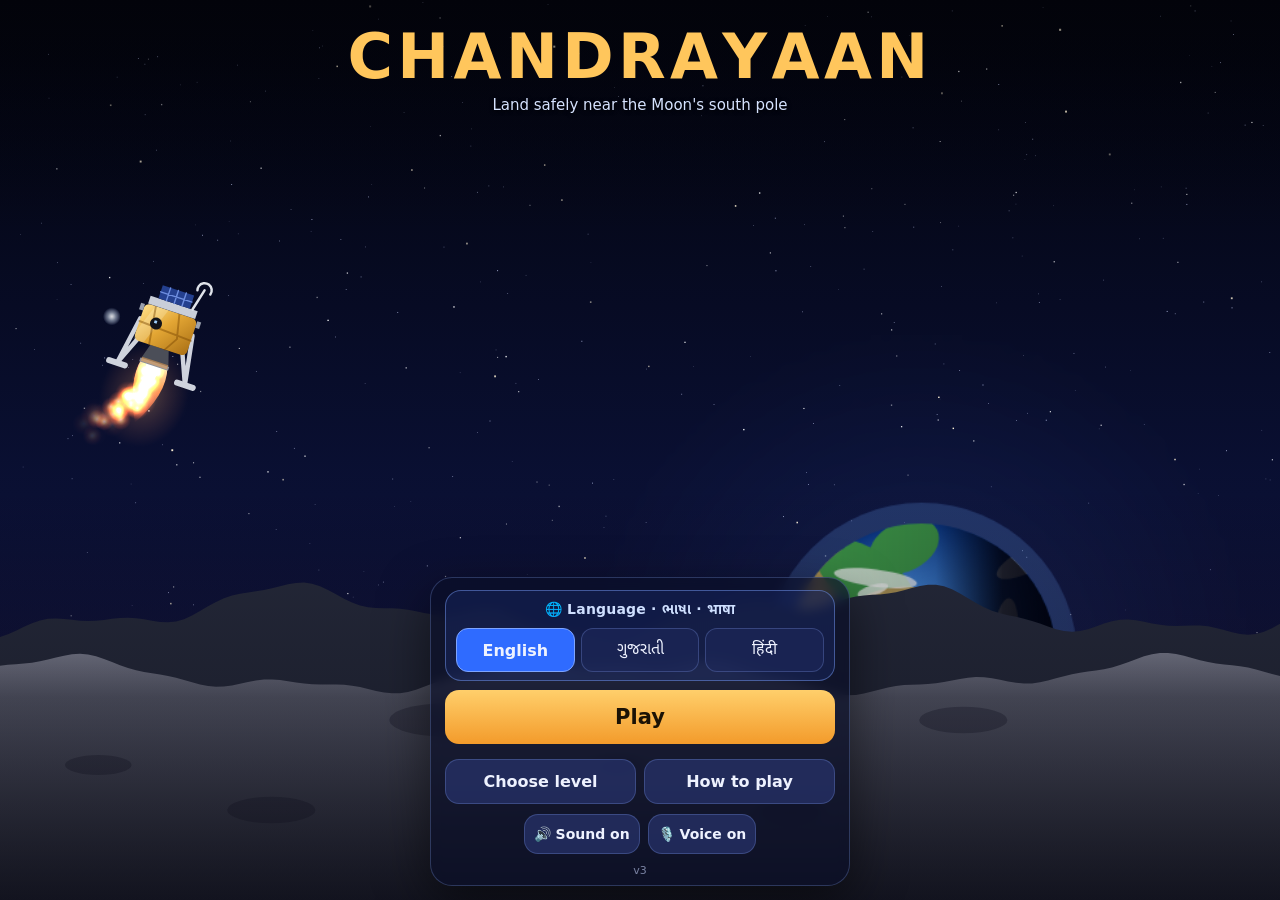
<file: games/chandrayaan/index.html>
<!doctype html>
<html lang="en">
<head>
<meta charset="utf-8">
<meta name="viewport" content="width=device-width, initial-scale=1, maximum-scale=1, user-scalable=no, viewport-fit=cover">
<title>Chandrayaan – Free Moon Landing Game | Land on the Moon's South Pole</title>
<meta name="description" content="Chandrayaan: a free moon-landing game. Launch from Earth, fly to the Moon and land your lander safely near the south pole. 12 levels with craters, rocks, solar wind and darkness, mission-control voice, in English, Gujarati and Hindi. Plays in the browser and offline.">
<meta name="keywords" content="Chandrayaan game, moon landing game, lunar lander, space game, gujarati game, hindi game, free online game, चंद्रयान, ચંદ્રયાન">
<meta name="theme-color" content="#070b1f">
<meta name="robots" content="index, follow">
<link rel="canonical" href="https://dasev.publicvm.com/games/chandrayaan/">
<meta property="og:type" content="website">
<meta property="og:site_name" content="Chandrayaan">
<meta property="og:title" content="Chandrayaan – Moon Landing Game">
<meta property="og:description" content="Launch, fly to the Moon and land safely near the south pole. 12 levels, mission-control voice. Free, in English, Gujarati and Hindi.">
<meta property="og:url" content="https://dasev.publicvm.com/games/chandrayaan/">
<meta property="og:image" content="https://dasev.publicvm.com/games/chandrayaan/og.png">
<meta property="og:image:width" content="1200">
<meta property="og:image:height" content="630">
<meta property="og:locale" content="en_IN">
<meta property="og:locale:alternate" content="gu_IN">
<meta property="og:locale:alternate" content="hi_IN">
<meta name="twitter:card" content="summary_large_image">
<meta name="twitter:title" content="Chandrayaan – Moon Landing Game">
<meta name="twitter:description" content="Land safely near the Moon's south pole. 12 levels, mission-control voice. English, Gujarati, Hindi.">
<meta name="twitter:image" content="https://dasev.publicvm.com/games/chandrayaan/og.png">
<link rel="manifest" href="manifest.webmanifest">
<link rel="icon" href="icons/icon-192.png" type="image/png">
<link rel="apple-touch-icon" href="icons/apple-touch-icon.png">
<meta name="mobile-web-app-capable" content="yes">
<meta name="apple-mobile-web-app-capable" content="yes">
<meta name="apple-mobile-web-app-title" content="Chandrayaan">
<link rel="preload" href="fonts/gu-Regular.woff2" as="font" type="font/woff2" crossorigin>
<link rel="stylesheet" href="style.css">
<script type="application/ld+json">
{"@context":"https://schema.org","@type":"VideoGame","name":"Chandrayaan","alternateName":["ચંદ્રયાન","चंद्रयान"],
"url":"https://dasev.publicvm.com/games/chandrayaan/",
"description":"A free browser moon-landing game: launch from Earth and land a lander near the Moon's south pole across 12 levels with craters, rocks, solar wind and darkness, with mission-control voice callouts.",
"genre":["Arcade","Simulation"],"gamePlatform":["Web browser","Android","iOS"],"applicationCategory":"Game","operatingSystem":"Any",
"inLanguage":["en","gu","hi"],"playMode":"SinglePlayer","numberOfPlayers":{"@type":"QuantitativeValue","value":1},
"offers":{"@type":"Offer","price":"0","priceCurrency":"INR"}}
</script>
</head>
<body>
<main id="app">
  <canvas id="c" aria-label="Chandrayaan game"></canvas>

  <div id="hud" class="hidden" aria-live="off">
    <div class="hud-row">
      <div class="hud-level"><span id="hLevel"></span></div>
      <button id="bPause" class="icon-btn" aria-label="Pause">⏸</button>
    </div>
    <div class="bars">
      <div class="bar"><span class="bl" data-t="fuel"></span><div class="track"><div id="fuelFill" class="fill fuel"></div></div></div>
      <div class="bar" id="battBar"><span class="bl" data-t="battery"></span><div class="track"><div id="battFill" class="fill batt"></div></div></div>
    </div>
    <div class="readouts">
      <div class="ro"><small data-t="alt"></small><b id="rAlt">0</b><i>m</i></div>
      <div class="ro"><small data-t="vs"></small><b id="rVs">0</b><i>m/s</i></div>
      <div class="ro"><small data-t="hs"></small><b id="rHs">0</b><i>m/s</i></div>
      <div class="ro"><small data-t="tilt"></small><b id="rTilt">0</b><i>°</i></div>
    </div>
    <div id="windRow" class="wind"><span data-t="wind"></span> <b id="rWind">→</b></div>
  </div>

  <div id="toast" class="toast hidden"></div>

  <div id="controls" class="hidden">
    <div class="rot">
      <button id="btnL" class="ctl" aria-label="Rotate left">⟲</button>
      <button id="btnR" class="ctl" aria-label="Rotate right">⟳</button>
    </div>
    <button id="btnT" class="ctl thrust" aria-label="Engine"><span class="flame">🔥</span><span data-t="engine"></span></button>
  </div>

  <!-- Title -->
  <section id="sTitle" class="screen title-screen">
    <div class="title-top">
      <h1 class="logo-wrap"><span id="logo" class="logo" aria-label="Chandrayaan">CHANDRAYAAN</span></h1>
      <p class="sub" data-t="subtitle"></p>
    </div>
    <div class="card title-card">
      <div class="langbox">
        <div class="langlabel">🌐 Language · ભાષા · भाषा</div>
        <div class="langs" role="group" aria-label="Language">
          <button class="lang" data-lang="en" lang="en">English</button>
          <button class="lang" data-lang="gu" lang="gu">ગુજરાતી</button>
          <button class="lang" data-lang="hi" lang="hi">हिंदी</button>
        </div>
      </div>
      <button id="bPlay" class="btn big primary" data-t="play"></button>
      <div class="row2">
        <button id="bLevels" class="btn" data-t="levels"></button>
        <button id="bHow" class="btn" data-t="howto"></button>
      </div>
      <div class="toggles">
        <button class="btn small sound-toggle" aria-pressed="true"></button>
        <button class="btn small voice-toggle" aria-pressed="true"></button>
      </div>
      <div class="ver">v3</div>
    </div>
  </section>

  <!-- How to play -->
  <section id="sHow" class="screen hidden">
    <div class="card">
      <h2 data-t="howto"></h2>
      <ul id="howList" class="how"></ul>
      <p class="hint" data-t="safeHint"></p>
      <button class="btn primary back" data-t="back"></button>
    </div>
  </section>

  <!-- Level select -->
  <section id="sLevels" class="screen hidden">
    <div class="card wide">
      <h2 data-t="levels"></h2>
      <div id="levelGrid" class="grid"></div>
      <button class="btn back" data-t="home"></button>
    </div>
  </section>

  <!-- Level intro -->
  <section id="sIntro" class="screen hidden tap">
    <div class="card intro">
      <div class="lvl-no" id="iNo"></div>
      <h2 id="iName"></h2>
      <p id="iTip"></p>
      <button id="bGo" class="btn big primary" data-t="tapStart"></button>
    </div>
  </section>

  <!-- Pause -->
  <section id="sPause" class="screen hidden">
    <div class="card">
      <h2 data-t="paused"></h2>
      <button id="bResume" class="btn big primary" data-t="resume"></button>
      <button id="bRetryP" class="btn" data-t="retry"></button>
      <button id="bMenuP" class="btn" data-t="menu"></button>
      <div class="langbox">
        <div class="langlabel">🌐 Language · ભાષા · भाषा</div>
        <div class="langs" role="group" aria-label="Language">
          <button class="lang" data-lang="en" lang="en">English</button>
          <button class="lang" data-lang="gu" lang="gu">ગુજરાતી</button>
          <button class="lang" data-lang="hi" lang="hi">हिंदी</button>
        </div>
      </div>
      <div class="toggles">
        <button class="btn small sound-toggle" aria-pressed="true"></button>
        <button class="btn small voice-toggle" aria-pressed="true"></button>
      </div>
    </div>
  </section>

  <!-- Result -->
  <section id="sResult" class="screen hidden">
    <div class="card">
      <h2 id="resTitle"></h2>
      <p id="resReason" class="reason"></p>
      <div id="resStars" class="stars"><span>★</span><span>★</span><span>★</span></div>
      <table id="resTable" class="breakdown"></table>
      <p id="resScore" class="score"></p>
      <p id="resAll" class="all hidden" data-t="allDone"></p>
      <button id="bNext" class="btn big primary" data-t="next"></button>
      <button id="bRetry" class="btn" data-t="retry"></button>
      <button id="bMenu" class="btn" data-t="menu"></button>
    </div>
  </section>

  <div id="cineCap" class="cine-cap hidden"></div>
  <button id="bSkip" class="skipbtn hidden" data-t="skip"></button>
  <div id="curtain"></div>
  <noscript><p style="color:#fff;padding:20px">Chandrayaan is a moon-landing game. Please turn on JavaScript to play.</p></noscript>
</main>
<script src="i18n.js"></script>
<script src="game.js"></script>
</body>
</html>
</file>
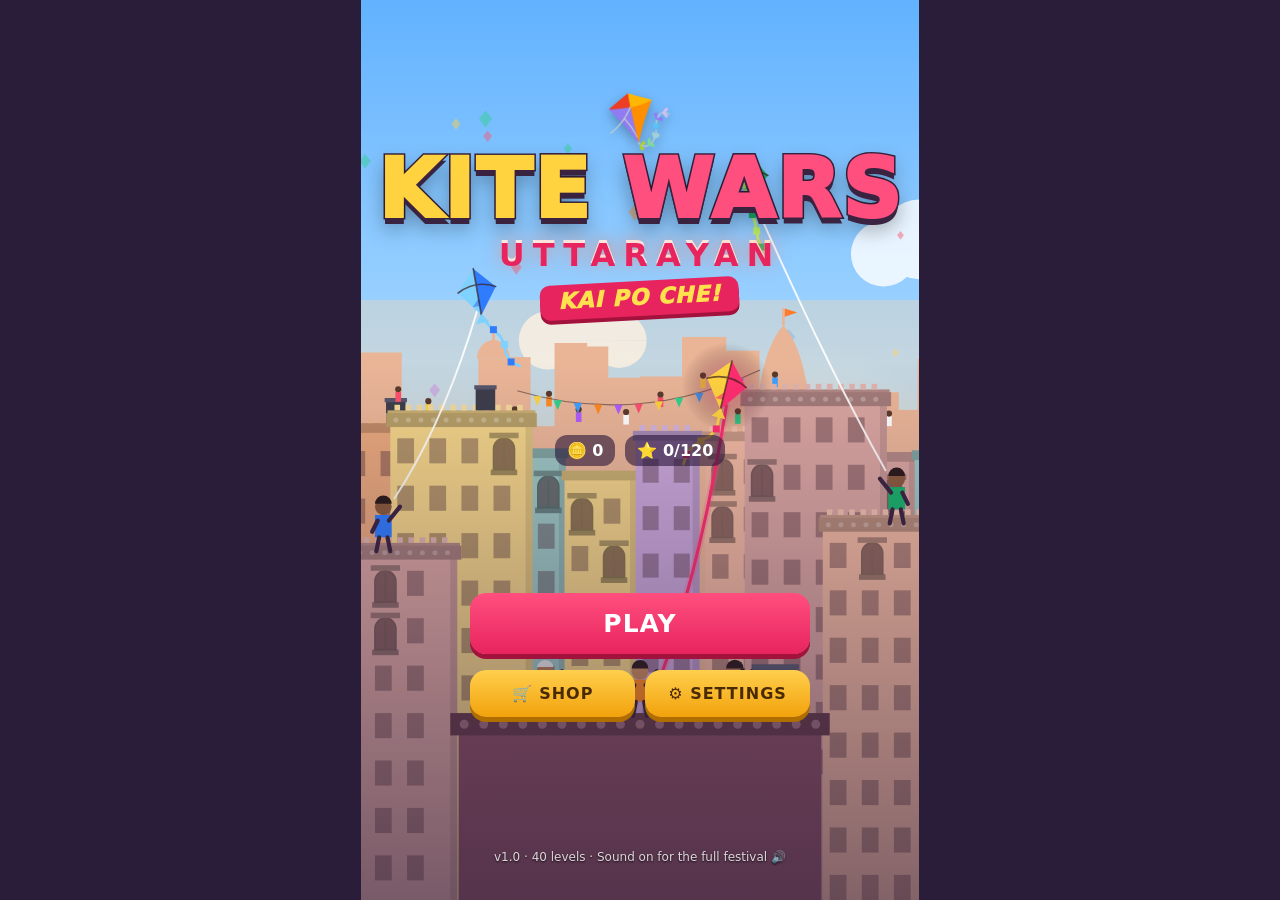
<file: games/kite-wars/index.html>
<!doctype html>
<html lang="en">
<head>
<meta charset="utf-8">
<meta name="viewport" content="width=device-width,initial-scale=1,maximum-scale=1,user-scalable=no,viewport-fit=cover">
<meta name="theme-color" content="#ff7a45">
<title>Kite Wars: Uttarayan — Kite Fighting Story Game</title>
<meta name="description" content="Kite Wars: Uttarayan — a fast kite-fighting story game set in Ahmedabad. Cross strings, saw fast and cut rival kites across 40 levels to save Dada's 60-year-old kite shop. Kai po che!">
<meta name="keywords" content="kite game, Uttarayan, Makar Sankranti, kite fighting, patang, Ahmedabad, Gujarat, kai po che, mobile game">
<link rel="canonical" href="https://dasev.publicvm.com/games/kite-wars/">
<meta property="og:type" content="website">
<meta property="og:title" content="Kite Wars: Uttarayan">
<meta property="og:description" content="Cut rival kites across 40 levels, beat Baadshah and save Patang Ghar. Kai po che!">
<meta property="og:url" content="https://dasev.publicvm.com/games/kite-wars/">
<meta property="og:image" content="https://dasev.publicvm.com/games/kite-wars/og.jpg">
<meta name="twitter:card" content="summary_large_image">
<link rel="manifest" href="manifest.webmanifest">
<link rel="icon" href="icons/icon-192.png">
<link rel="apple-touch-icon" href="icons/icon-192.png">
<link rel="stylesheet" href="style.css?v=13">
</head>
<body>
<canvas id="c" aria-label="Kite Wars game"></canvas>
<button id="pauseBtn" class="hide" aria-label="Pause">II</button>

<!-- title -->
<section id="title" class="ov scr">
  <div class="logo">
    <div class="lk">🪁</div>
    <h1><span>KITE</span> <span>WARS</span></h1>
    <div class="uttar">UTTARAYAN</div>
    <div class="ribbon">KAI PO CHE!</div>
  </div>
  <div class="tstats"><span id="tCoins">🪙 0</span><span id="tStars">⭐ 0/120</span></div>
  <div class="tbtns">
    <button class="btn big" id="playBtn">PLAY</button>
    <div class="row"><button class="btn alt" id="shopBtn">🛒 SHOP</button><button class="btn alt" id="setBtn">⚙ SETTINGS</button></div>
  </div>
  <p class="ver">v1.0 · 40 levels · Sound on for the full festival 🔊</p>
</section>

<!-- story -->
<section id="story" class="ov scr hide">
  <canvas id="sc"></canvas>
  <div id="stCard"><b id="stTitle"></b><span id="stSub"></span></div>
  <button id="skipBtn" class="chip">SKIP ⏭</button>
  <div id="stBox"><div id="stName"></div><p id="stText"></p><div class="tapc">tap ▸</div></div>
  <div id="celebrate" class="hide">
    <div class="cel1">PATANG GHAR<br>IS SAVED!</div>
    <div class="cel2">KAI PO CHE!</div>
    <div class="credits">THE END<br><small>Arjun, Dada, Pinky Didi, Rohan, the Terrace Tigers and Baadshah will see you next Uttarayan.</small></div>
    <button class="btn" id="celBtn">BACK TO MAP</button>
  </div>
</section>

<!-- map -->
<section id="map" class="ov scr hide">
  <div class="mtop"><button class="chip" id="mapBack">◀</button><b>AHMEDABAD</b><span id="mCoins" class="chip">🪙 0</span><button class="chip" id="mapShop">🛒</button></div>
  <div id="mapScroll"><div id="mapInner"></div></div>
</section>

<!-- level card -->
<section id="card" class="ov dim hide">
  <div class="panel pop">
    <div class="cchap" id="cChap"></div>
    <h2 id="cName"></h2>
    <div class="cobj"><span id="cIcon"></span><b id="cObj"></b></div>
    <div class="cnew hide" id="cNew"></div>
    <ul class="srules" id="cStars"></ul>
    <button class="btn big" id="cGo">FLY! 🪁</button>
    <button class="link" id="cBack">back to map</button>
  </div>
</section>

<!-- pause -->
<section id="pause" class="ov dim hide">
  <div class="panel pop">
    <h2>PAUSED</h2>
    <div class="toggles" data-t="1"></div>
    <button class="btn big" id="pResume">RESUME</button>
    <div class="row"><button class="btn alt" id="pRetry">↻ RESTART</button><button class="btn alt" id="pMap">MAP</button></div>
  </div>
</section>

<!-- result -->
<section id="result" class="ov dim hide">
  <div class="panel pop">
    <div id="rWin"><div class="rkpc">KAI PO CHE!</div><div class="rsub">LEVEL CLEAR</div></div>
    <h2 id="rLose" class="hide">KITE CUT!</h2>
    <div class="rstars"><i>★</i><i>★</i><i>★</i></div>
    <div class="stats"><div><b id="rScore">0</b>score</div><div><b id="rCuts">0</b>kites cut</div><div><b id="rCombo">x0</b>best combo</div><div><b id="rCoins">+0</b>coins</div></div>
    <p class="tip" id="rTip"></p>
    <button class="btn big" id="rNext">NEXT ▶</button>
    <div class="row"><button class="btn alt" id="rRetry">↻ RETRY</button><button class="btn alt" id="rMap">MAP</button></div>
  </div>
</section>

<!-- shop -->
<section id="shop" class="ov dim hide">
  <div class="panel wide pop">
    <div class="shead"><h2>PATANG GHAR SHOP</h2><span id="sCoins" class="chip">🪙 0</span></div>
    <div class="tabs"><button class="tab on" data-tab="kites">KITES</button><button class="tab" data-tab="manja">MANJA</button></div>
    <div id="sList"></div>
    <button class="btn" id="sClose">DONE</button>
  </div>
</section>

<!-- settings -->
<section id="settings" class="ov dim hide">
  <div class="panel pop">
    <h2>SETTINGS</h2>
    <div class="toggles"></div>
    <p class="small">How to play: drag anywhere to fly. Swing your string across a rival's string to start a <b>pech</b>, then saw back &amp; forth fast. Pull hardest when it says <b>PULL NOW!</b> Kites with a red <b>!</b> are hunting you.</p>
    <button class="btn" id="setClose">DONE</button>
    <button class="link" id="resetBtn">reset progress</button>
  </div>
</section>

<div id="fade"></div>
<script src="js/levels.js?v=13"></script>
<script src="js/audio.js?v=13"></script>
<script src="js/art.js?v=13"></script>
<script src="js/game.js?v=13"></script>
<script src="js/render.js?v=13"></script>
<script src="js/story.js?v=13"></script>
<script src="js/ui.js?v=13"></script>
</body>
</html>
</file>
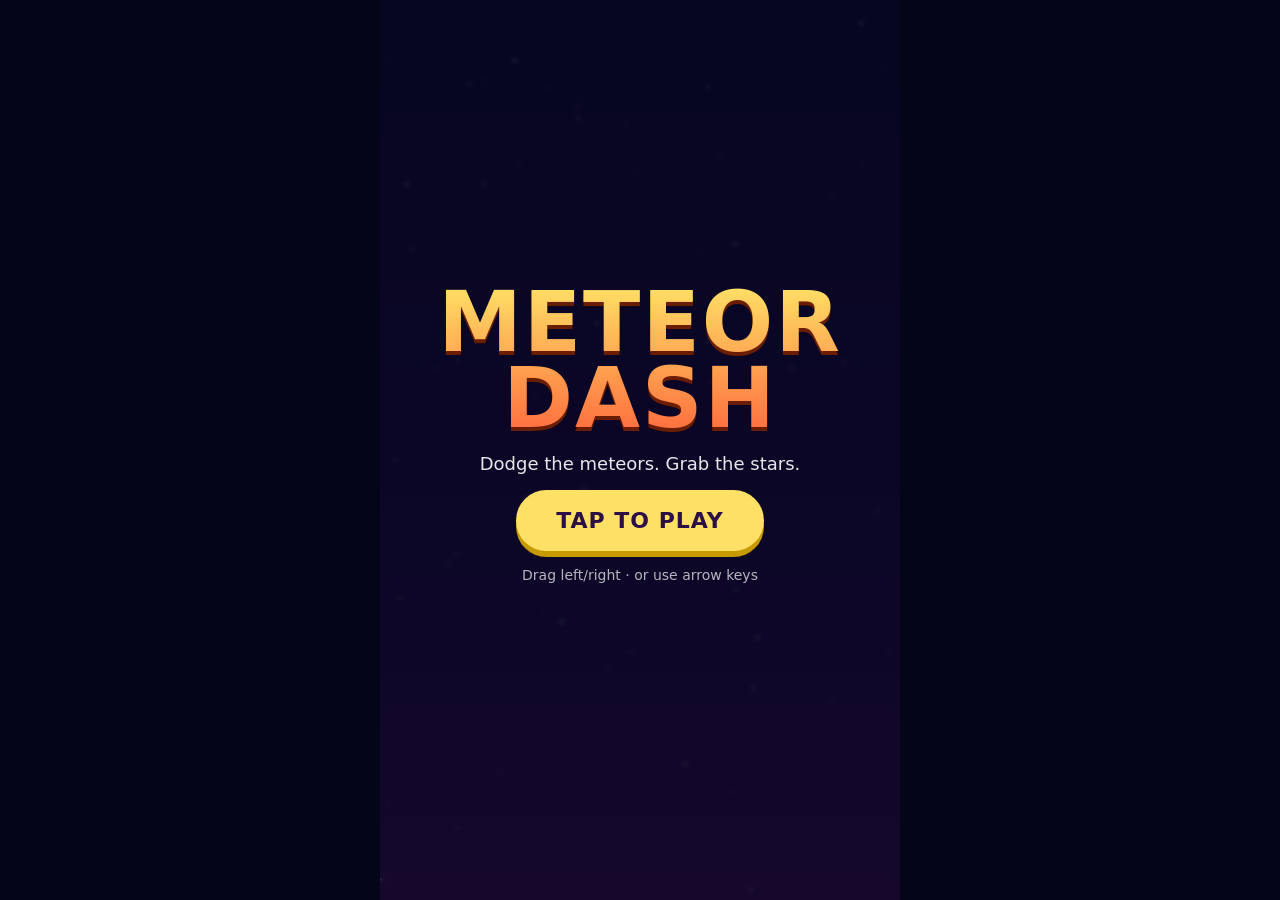
<file: games/meteor-dash/index.html>
<!doctype html>
<html lang="en">
<head>
<meta charset="utf-8">
<meta name="viewport" content="width=device-width, initial-scale=1, maximum-scale=1, user-scalable=no, viewport-fit=cover">
<meta name="theme-color" content="#0b0b2b">
<title>Meteor Dash</title>
<meta name="description" content="Dodge meteors, grab stars, beat your best. A tiny space game made by Tab.">
<meta property="og:title" content="Meteor Dash">
<meta property="og:description" content="Dodge meteors, grab stars, beat your best. Tap to play.">
<link rel="stylesheet" href="styles.css">
</head>
<body>
<main>
  <canvas id="game" aria-label="Meteor Dash game"></canvas>
  <div id="hud" aria-live="polite"><span id="score">0</span><span id="best">BEST 0</span></div>
  <section id="menu" class="overlay">
    <h1>METEOR<br>DASH</h1>
    <p class="tag">Dodge the meteors. Grab the stars.</p>
    <button id="play" type="button">TAP TO PLAY</button>
    <p class="how">Drag left/right &middot; or use arrow keys</p>
    <p class="bestline" id="menuBest"></p>
  </section>
  <section id="over" class="overlay hidden">
    <h2>BOOM!</h2>
    <p class="big" id="finalScore">0</p>
    <p class="bestline" id="overBest"></p>
    <button id="again" type="button">PLAY AGAIN</button>
    <p class="how">tap or press space</p>
  </section>
</main>
<script src="script.js"></script>
</body>
</html>
</file>
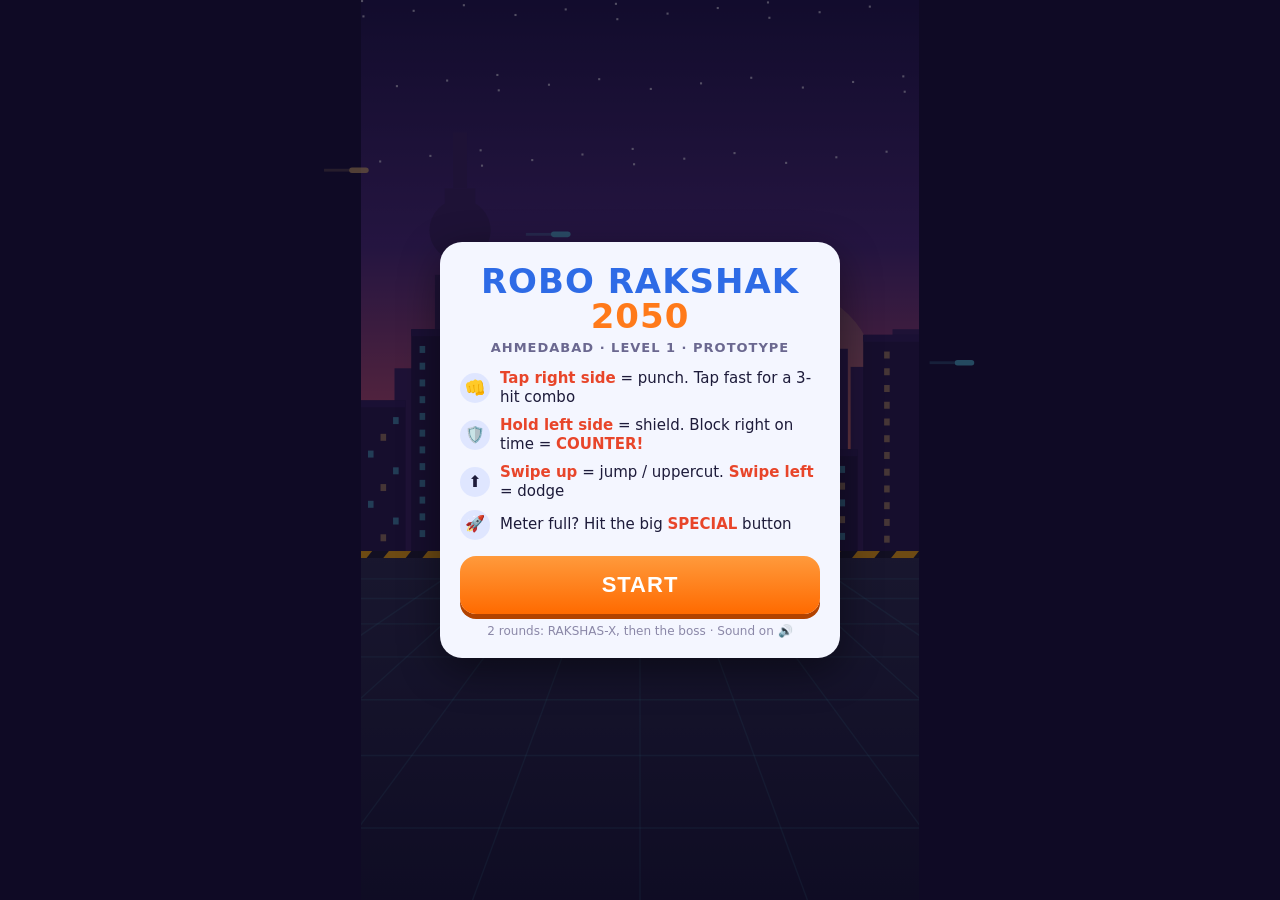
<file: games/robo-rakshak/index.html>
<!doctype html>
<html lang="en">
<head>
<meta charset="utf-8">
<meta name="viewport" content="width=device-width,initial-scale=1,maximum-scale=1,user-scalable=no,viewport-fit=cover">
<meta name="theme-color" content="#1b1440">
<title>Robo Rakshak 2050 — Prototype</title>
<meta name="description" content="Robo Rakshak 2050 — pilot a giant robot in future Ahmedabad and smash monster machines with punch combos. One-level playable prototype.">
<meta property="og:title" content="Robo Rakshak 2050 (prototype)">
<meta property="og:description" content="Tap to punch, hold to shield, swipe to jump and dodge. Beat RAKSHAS-X and the boss MAHA-DAITYA!">
<meta property="og:type" content="website">
<link rel="icon" href="data:image/svg+xml,%3Csvg xmlns='http://www.w3.org/2000/svg' viewBox='0 0 100 100'%3E%3Crect x='22' y='14' width='56' height='44' rx='10' fill='%23e9eef7'/%3E%3Crect x='40' y='28' width='34' height='12' rx='6' fill='%2322e1ff'/%3E%3Crect x='14' y='60' width='72' height='34' rx='8' fill='%232e6be6'/%3E%3Ccircle cx='50' cy='77' r='8' fill='%234ff3ff'/%3E%3C/svg%3E">
<style>
html,body{margin:0;height:100%;overflow:hidden;background:#140f2e;font-family:system-ui,-apple-system,"Segoe UI",Roboto,sans-serif;color:#fff;-webkit-user-select:none;user-select:none;-webkit-tap-highlight-color:transparent;overscroll-behavior:none}
canvas{display:block;touch-action:none;position:fixed;inset:0}
.ov{position:fixed;inset:0;display:flex;align-items:center;justify-content:center;background:rgba(12,8,32,.6);z-index:5}
.ov.hide{display:none}
.card{width:min(88vw,360px);background:#f4f6ff;color:#1d1b3a;border-radius:22px;padding:22px 20px 20px;text-align:center;box-shadow:0 12px 40px rgba(0,0,0,.45)}
.card h1{margin:0;font-size:34px;line-height:1.02;letter-spacing:1px;color:#2e6be6;font-weight:900}
.card h1 span{color:#ff7a1a}
.card h2{margin:6px 0 14px;font-size:13px;font-weight:800;color:#6b6890;letter-spacing:1px}
.card ul{list-style:none;padding:0;margin:0 0 16px;text-align:left;font-size:15px;line-height:1.3}
.card li{margin:8px 0;display:flex;gap:10px;align-items:center}
.card li b{color:#e8452a}
.card .ic{flex:0 0 30px;height:30px;border-radius:50%;background:#dfe6ff;display:flex;align-items:center;justify-content:center;font-size:16px}
.btn{display:block;width:100%;border:0;border-radius:16px;padding:16px;font-size:22px;font-weight:900;color:#fff;background:linear-gradient(#ff9a3c,#ff6a00);box-shadow:0 5px 0 #b24300;letter-spacing:1px;cursor:pointer}
.btn:active{transform:translateY(3px);box-shadow:0 2px 0 #b24300}
.btn2{margin-top:10px;background:linear-gradient(#5b8cff,#2e6be6);box-shadow:0 5px 0 #173f9a;font-size:17px;padding:12px}
.stats{display:grid;grid-template-columns:1fr 1fr;gap:8px;margin:4px 0 16px}
.stats div{background:#e3e8ff;border-radius:12px;padding:8px 4px;font-size:13px;color:#5a5a85}
.stats b{display:block;font-size:22px;color:#1d1b3a}
.big{font-size:46px !important}
.note{font-size:12px;color:#8b88a8;margin:10px 0 0}
</style>
</head>
<body>
<canvas id="c"></canvas>
<div id="start" class="ov">
 <div class="card">
  <h1>ROBO RAKSHAK <span>2050</span></h1>
  <h2>AHMEDABAD · LEVEL 1 · PROTOTYPE</h2>
  <ul>
   <li><span class="ic">👊</span><span><b>Tap right side</b> = punch. Tap fast for a 3-hit combo</span></li>
   <li><span class="ic">🛡️</span><span><b>Hold left side</b> = shield. Block right on time = <b>COUNTER!</b></span></li>
   <li><span class="ic">⬆️</span><span><b>Swipe up</b> = jump / uppercut. <b>Swipe left</b> = dodge</span></li>
   <li><span class="ic">🚀</span><span>Meter full? Hit the big <b>SPECIAL</b> button</span></li>
  </ul>
  <button class="btn" id="startBtn">START</button>
  <p class="note">2 rounds: RAKSHAS-X, then the boss · Sound on 🔊</p>
 </div>
</div>
<div id="end" class="ov hide">
 <div class="card">
  <h1 id="endTitle" class="big">YOU WIN!</h1>
  <h2 id="endSub">Ahmedabad is safe</h2>
  <div class="stats">
   <div><b id="sHits">0</b>hits</div>
   <div><b id="sCombo">0</b>best combo</div>
   <div><b id="sCounter">0</b>counters</div>
   <div><b id="sTime">0s</b>time</div>
  </div>
  <button class="btn" id="retryBtn">RETRY</button>
  <button class="btn btn2 hide" id="restartBtn" style="display:none">START OVER (ROUND 1)</button>
 </div>
</div>
<script src="game.js?v=4"></script>
</body>
</html>
</file>
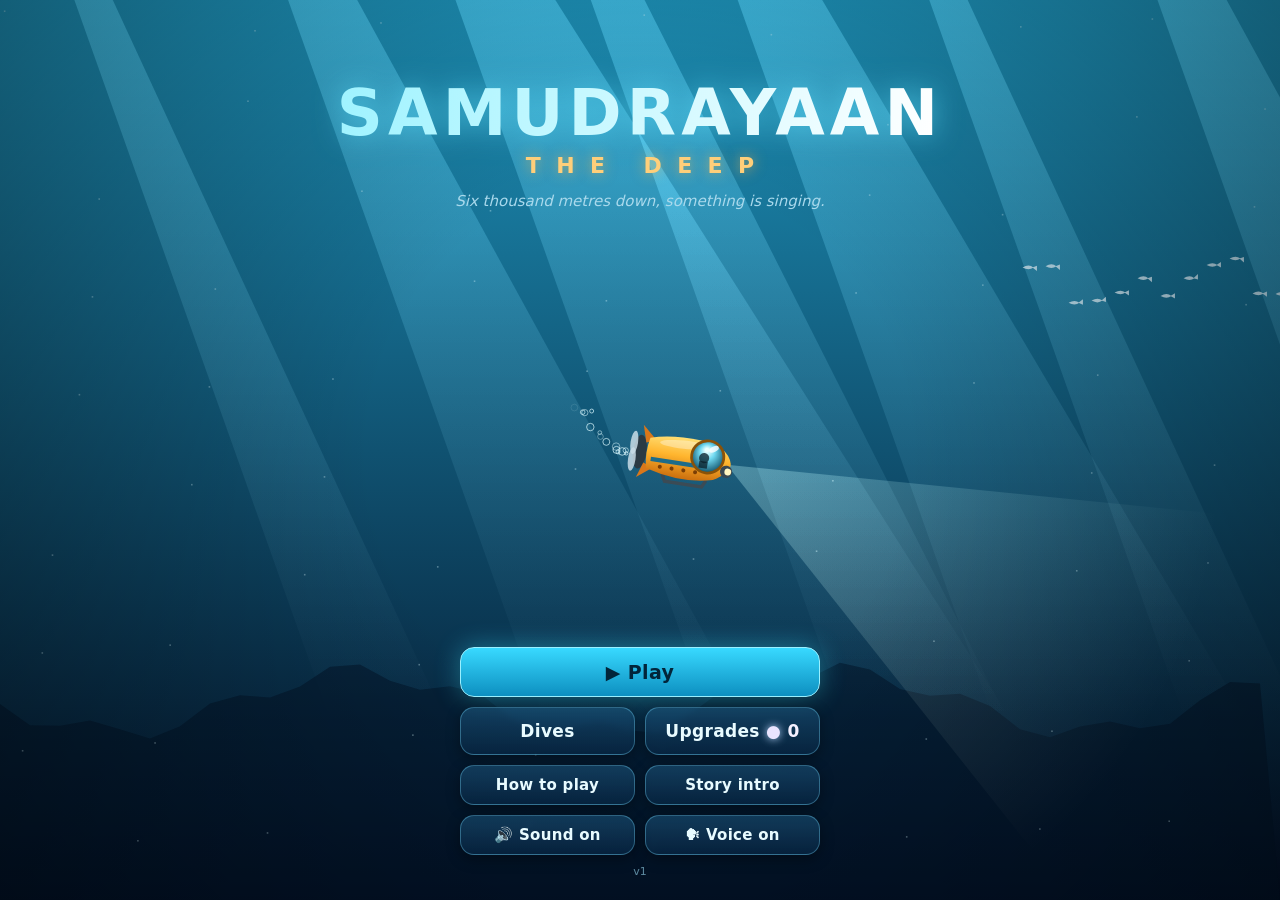
<file: games/samudrayaan/index.html>
<!doctype html>
<html lang="en">
<head>
<meta charset="utf-8">
<meta name="viewport" content="width=device-width, initial-scale=1, maximum-scale=1, user-scalable=no, viewport-fit=cover">
<title>Samudrayaan: The Deep – Free Deep-Sea Submarine Adventure Game</title>
<meta name="description" content="Samudrayaan: The Deep. Pilot the mini-sub Matsya 6,000 metres down into the Indian Ocean to find the lost probe Varuna-1 and the mystery of a glowing song. 12 story dives, sonar, light, oxygen, upgrades and voiced story. Free, plays in the browser and offline.">
<meta name="keywords" content="Samudrayaan game, deep sea game, submarine game, underwater adventure, ocean game, free online game, mobile browser game, story game">
<meta name="theme-color" content="#03182b">
<meta name="robots" content="index, follow">
<link rel="canonical" href="https://dasev.publicvm.com/games/samudrayaan/">
<meta property="og:type" content="website">
<meta property="og:site_name" content="Samudrayaan: The Deep">
<meta property="og:title" content="Samudrayaan: The Deep – Deep-Sea Story Game">
<meta property="og:description" content="Dive 6,000 m into the Indian Ocean in the mini-sub Matsya. Find the lost probe Varuna-1 and follow a glowing song. 12 voiced story dives. Free.">
<meta property="og:url" content="https://dasev.publicvm.com/games/samudrayaan/">
<meta property="og:image" content="https://dasev.publicvm.com/games/samudrayaan/og.jpg">
<meta property="og:image:type" content="image/jpeg">
<meta property="og:image:width" content="1200">
<meta property="og:image:height" content="630">
<meta property="og:locale" content="en_IN">
<meta name="twitter:card" content="summary_large_image">
<meta name="twitter:title" content="Samudrayaan: The Deep">
<meta name="twitter:description" content="Dive 6,000 m in the mini-sub Matsya. Find Varuna-1 and follow the glowing song. 12 story dives.">
<meta name="twitter:image" content="https://dasev.publicvm.com/games/samudrayaan/og.jpg">
<link rel="manifest" href="manifest.webmanifest">
<link rel="icon" href="icons/icon-192.png" type="image/png">
<link rel="apple-touch-icon" href="icons/apple-touch-icon.png">
<meta name="mobile-web-app-capable" content="yes">
<meta name="apple-mobile-web-app-capable" content="yes">
<meta name="apple-mobile-web-app-title" content="Samudrayaan">
<link rel="stylesheet" href="style.css">
<script type="application/ld+json">
{"@context":"https://schema.org","@type":"VideoGame","name":"Samudrayaan: The Deep",
"url":"https://dasev.publicvm.com/games/samudrayaan/",
"description":"A free deep-sea story game: pilot the mini-sub Matsya 6,000 m down to find the lost probe Varuna-1 and the source of a glowing song. 12 voiced dives with sonar, light, oxygen and upgrades.",
"genre":["Adventure","Arcade"],"gamePlatform":["Web browser","Android","iOS"],"applicationCategory":"Game","operatingSystem":"Any",
"inLanguage":["en"],"playMode":"SinglePlayer","numberOfPlayers":{"@type":"QuantitativeValue","value":1},
"offers":{"@type":"Offer","price":"0","priceCurrency":"INR"}}
</script>
</head>
<body>
<main id="app">
  <canvas id="c" aria-label="Samudrayaan game"></canvas>

  <!-- in-dive HUD -->
  <div id="hud" class="hidden">
    <div class="hud-top">
      <div class="hud-left">
        <div class="hud-name" id="hName">Dive 1</div>
        <div class="bars">
          <div class="bar"><i class="ico">O₂</i><div class="track"><div id="fO2" class="fill o2"></div></div></div>
          <div class="bar"><i class="ico">⛨</i><div class="track"><div id="fHull" class="fill hull"></div></div></div>
          <div class="bar"><i class="ico">⚡</i><div class="track"><div id="fBat" class="fill bat"></div></div></div>
        </div>
      </div>
      <div class="hud-right">
        <div class="depth"><b id="hDepth">0</b><small>m</small></div>
        <div class="counts"><span id="hFrag">◆ 0/3</span><span id="hPearl">● 0</span></div>
        <button id="bPause" class="icon-btn" aria-label="Pause">❚❚</button>
      </div>
    </div>
    <div id="pressWarn" class="press hidden">PRESSURE LIMIT</div>
  </div>
  <div id="controls" class="hidden">
    <div id="stickZone"><div id="stickBase"><div id="stickKnob"></div></div><div id="stickHint">drag to steer</div></div>
    <button id="bLight" class="ctl light" aria-label="Light">💡<small>LIGHT</small></button>
    <button id="bSonar" class="ctl sonar" aria-label="Sonar ping"><span class="ring"></span>◉<small>SONAR</small></button>
  </div>
  <div id="toast" class="toast"></div>
  <div id="hint" class="hint hidden"></div>

  <!-- title -->
  <section id="sTitle" class="screen">
    <div class="title-wrap">
      <h1 id="logo" aria-label="Samudrayaan">SAMUDRAYAAN</h1>
      <div class="sub-logo">THE DEEP</div>
      <p class="tagline">Six thousand metres down, something is singing.</p>
    </div>
    <div class="menu">
      <button id="bPlay" class="btn primary">▶ Play</button>
      <div class="row2">
        <button id="bDives" class="btn">Dives</button>
        <button id="bShop" class="btn">Upgrades <span class="pearls-inline"></span></button>
      </div>
      <div class="row2">
        <button id="bHow" class="btn small">How to play</button>
        <button id="bIntro" class="btn small">Story intro</button>
      </div>
      <div class="row2 toggles">
        <button class="btn small sound-toggle">🔊 Sound</button>
        <button class="btn small voice-toggle">🗣 Voice</button>
      </div>
      <div class="ver">v1</div>
    </div>
  </section>

  <!-- dive select -->
  <section id="sDives" class="screen hidden panel-screen">
    <div class="panel">
      <h2>Dives</h2>
      <div id="diveGrid" class="dive-grid"></div>
      <div class="panel-foot"><button class="btn back">‹ Back</button><span class="pearls-total"></span></div>
    </div>
  </section>

  <!-- upgrades -->
  <section id="sShop" class="screen hidden panel-screen">
    <div class="panel">
      <h2>Matsya Upgrades</h2>
      <p class="muted">Spend pearls you collect on dives. Upgrades are kept forever.</p>
      <div id="shopList"></div>
      <div class="panel-foot"><button class="btn back">‹ Back</button><span class="pearls-total"></span></div>
    </div>
  </section>

  <!-- how to play -->
  <section id="sHow" class="screen hidden panel-screen">
    <div class="panel">
      <h2>How to play</h2>
      <ul class="how">
        <li><b>Steer:</b> touch and drag anywhere on the left side. Matsya moves the way you drag.</li>
        <li><b>Collect</b> the glowing orange <b>black-box fragments</b> ◆, then reach the <b>exit beacon</b>. The small arrow shows the way.</li>
        <li><b>Oxygen</b> runs down. Hover over <b>bubble vents</b> to refill.</li>
        <li><b>Hull:</b> fast bumps, jellyfish, eels, anglerfish and hot plumes cause damage. Slow and steady is safe.</li>
        <li><b>💡 Light</b> lets you see in the dark but uses battery, and <b>anglerfish follow light</b>. <b>◉ Sonar</b> shows the cave walls for a moment.</li>
        <li><b>Checkpoints</b> (green buoys) save your progress inside a dive.</li>
        <li><b>Pearls</b> buy upgrades: stronger hull, bigger oxygen tank, brighter lamp.</li>
        <li>Stars: ★ finish · ★★ all fragments · ★★★ hull 50%+ and under par time.</li>
        <li>Keyboard: arrows / WASD to steer, Space = sonar, L = light, P = pause.</li>
      </ul>
      <div class="panel-foot"><button class="btn back">‹ Back</button></div>
    </div>
  </section>

  <!-- story card -->
  <section id="sStory" class="screen hidden">
    <div class="story-card">
      <canvas id="art" width="600" height="380"></canvas>
      <div class="story-chapter" id="stChap">DIVE 1</div>
      <div class="story-title" id="stTitle">First Light</div>
      <div class="story-lines" id="stLines"></div>
      <div class="story-btns"><button id="bStorySkip" class="btn small">Skip</button><button id="bStoryGo" class="btn primary">Dive ▸</button></div>
    </div>
  </section>

  <!-- cinematic (intro / ending) -->
  <section id="sCine" class="screen hidden cine">
    <div class="cine-sub" id="cineSub"></div>
    <button id="bCineSkip" class="btn small skip">Skip ›</button>
  </section>

  <!-- pause -->
  <section id="sPause" class="screen hidden panel-screen dim">
    <div class="panel narrow">
      <h2>Paused</h2>
      <button id="bResume" class="btn primary">Resume</button>
      <button id="bRestart" class="btn">Restart dive</button>
      <div class="row2 toggles"><button class="btn small sound-toggle">🔊 Sound</button><button class="btn small voice-toggle">🗣 Voice</button></div>
      <button id="bQuit" class="btn small">Quit to menu</button>
    </div>
  </section>

  <!-- results -->
  <section id="sResult" class="screen hidden panel-screen dim">
    <div class="panel narrow result">
      <div class="res-kicker">DIVE COMPLETE</div>
      <h2 id="rName">First Light</h2>
      <div class="stars" id="rStars"><span>★</span><span>★</span><span>★</span></div>
      <ul class="checks" id="rChecks"></ul>
      <div class="res-pearls">● <b id="rPearls">0</b> pearls</div>
      <button id="bNext" class="btn primary">Next dive ▸</button>
      <div class="row2"><button id="bResShop" class="btn small">Upgrades</button><button id="bRetry" class="btn small">Retry</button></div>
      <button id="bResMenu" class="btn small ghost">Menu</button>
    </div>
  </section>

  <!-- failure -->
  <section id="sFail" class="screen hidden panel-screen dim">
    <div class="panel narrow fail">
      <div class="res-kicker red" id="fKicker">HULL BREACHED</div>
      <p id="fText" class="muted">Matsya made an emergency ascent.</p>
      <button id="bFromCp" class="btn primary">Retry from checkpoint</button>
      <button id="bFailRestart" class="btn">Restart dive</button>
      <button id="bFailMenu" class="btn small ghost">Menu</button>
    </div>
  </section>

  <div id="curtain"></div>
  <noscript>Samudrayaan needs JavaScript to play.</noscript>
</main>
<script src="levels.js"></script>
<script src="game.js"></script>
</body>
</html>
</file>
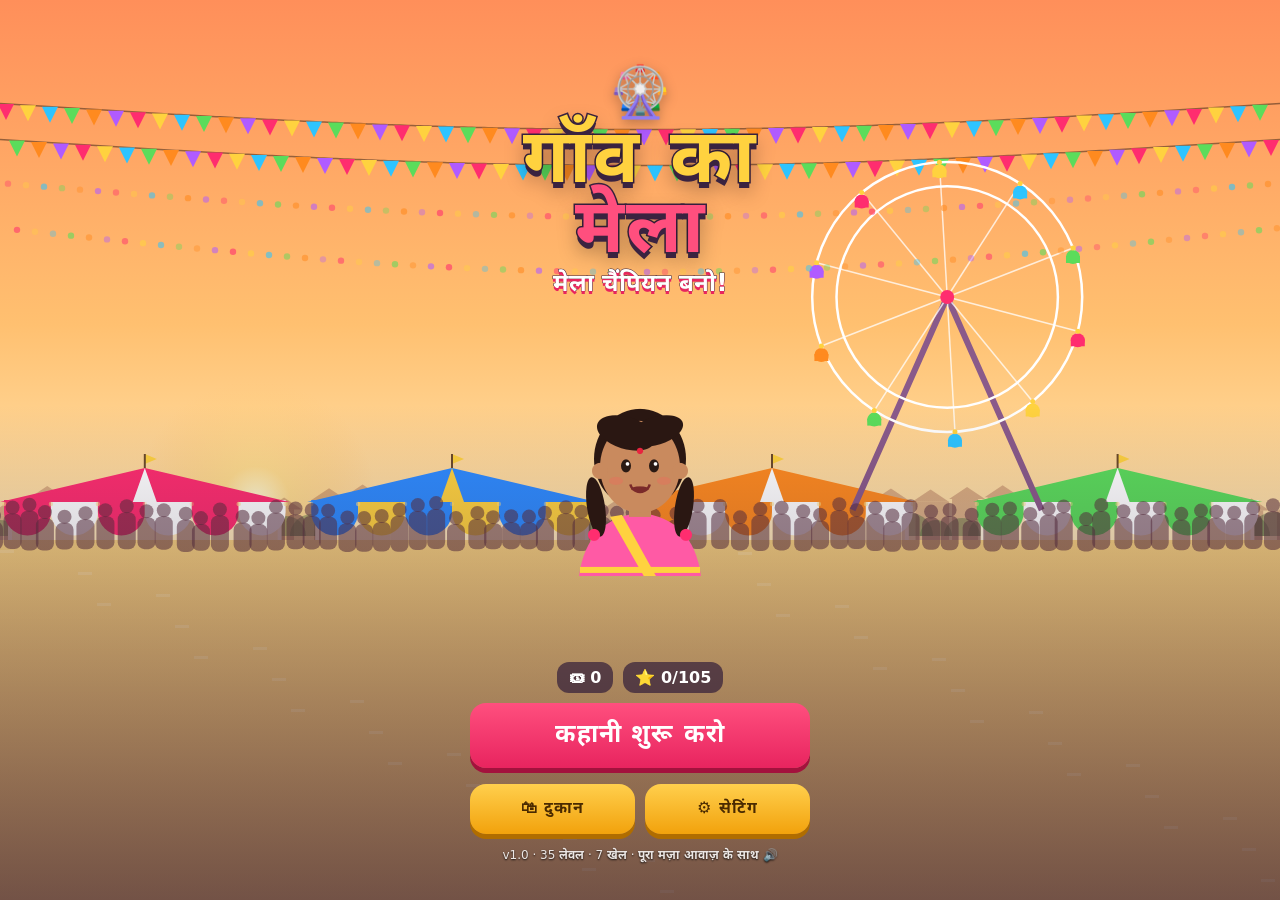
<file: games/village-fair/index.html>
<!doctype html>
<html lang="hi">
<head>
<meta charset="utf-8">
<meta name="viewport" content="width=device-width,initial-scale=1,maximum-scale=1,user-scalable=no,viewport-fit=cover">
<meta name="theme-color" content="#e8245f">
<title>गाँव का मेला – Village Fair</title>
<meta name="description" content="गाँव का मेला: सोनपुर में साल का मेला आया है! रिंग, गुब्बारे, मिठाई, निशानेबाज़ी, लड्डू मीनार, बंपर कार और ढोल के 35 लेवल जीतकर मीरा को मेला चैंपियन बनाओ और गाँव के स्कूल की छत बनवाओ।">
<meta name="keywords" content="village fair, melo, mela, Gujarat, ring toss, balloon pop, mini games, story game, mobile game">
<link rel="canonical" href="https://dasev.publicvm.com/games/village-fair/">
<meta property="og:type" content="website">
<meta property="og:title" content="गाँव का मेला – Village Fair">
<meta property="og:description" content="पाँच रातें, सात खेल, एक चैंपियन! मीरा के साथ कबीर, चीनू-मीनू, हसमुख काका, बंदू बंदर और लालू काका को हराओ!">
<meta property="og:url" content="https://dasev.publicvm.com/games/village-fair/">
<meta property="og:image" content="https://dasev.publicvm.com/games/village-fair/og.jpg">
<meta name="twitter:card" content="summary_large_image">
<link rel="manifest" href="manifest.webmanifest">
<link rel="icon" href="icons/icon-192.png">
<link rel="apple-touch-icon" href="icons/icon-192.png">
<link rel="stylesheet" href="style.css?v=17">
</head>
<body>
<canvas id="c" aria-label="गाँव का मेला खेल"></canvas>
<button id="pauseBtn" class="hide" aria-label="रोको">II</button>

<section id="title" class="ov scr">
  <div class="logo">
    <div class="lk">🎡</div>
    <h1><span>गाँव का</span><br><span>मेला</span></h1>
    <div class="sub">मेला चैंपियन बनो!</div>
  </div>
  <canvas id="tMeera" width="340" height="380"></canvas>
  <div class="tbtns">
    <div class="tstats"><span id="tTix">🎟 0</span><span id="tStars">⭐ 0/105</span></div>
    <button class="btn big" id="playBtn">खेलो</button>
    <div class="row"><button class="btn alt" id="shopBtn">🛍 दुकान</button><button class="btn alt" id="setBtn">⚙ सेटिंग</button></div>
    <p class="ver">v1.0 · 35 लेवल · 7 खेल · पूरा मज़ा आवाज़ के साथ 🔊</p>
  </div>
</section>

<section id="story" class="ov scr hide">
  <canvas id="sc"></canvas>
  <div id="stCard" class="hide"><b id="stTitle"></b><span id="stSub"></span></div>
  <button id="skipBtn" class="chip">छोड़ो ⏭</button>
  <div id="stBox"><div id="stName"></div><p id="stText"></p><div class="tapc">टैप ▸</div></div>
  <div id="celebrate" class="hide">
    <div class="cel1">मेला चैंपियन!</div>
    <div class="cel2">स्कूल को नई छत मिल गई!</div>
    <div class="credits">समाप्त<br><small>मीरा, बा, कबीर, चीनू-मीनू, हसमुख काका, लालू काका, रिंगमास्टर रणजीत और बंदू अगले साल के मेले में फिर मिलेंगे।</small></div>
    <button class="btn" id="celBtn">मेले में वापस</button>
  </div>
</section>

<section id="map" class="ov scr hide">
  <div class="mtop"><button class="chip" id="mapBack">◀</button><b>सोनपुर मेला</b><span id="mTix" class="chip">🎟 0</span><button class="chip" id="mapShop">🛍</button></div>
  <div id="mapScroll"><div id="mapInner"><canvas id="mapBg"></canvas></div></div>
  <button id="spinBtn">रोज़ का<br>चक्कर</button>
</section>

<section id="card" class="ov dim hide">
  <div class="panel pop">
    <div class="cchap" id="cChap"></div>
    <h2 id="cName"></h2>
    <canvas id="cRival" width="220" height="220" class="hide"></canvas>
    <div class="cgames" id="cGames"></div>
    <div class="cgoal" id="cGoal"></div>
    <ul class="srules" id="cStars"></ul>
    <button class="btn big" id="cGo">खेलो! 🎪</button>
    <button class="link" id="cBack">नक्शे पर वापस</button>
  </div>
</section>

<section id="pause" class="ov dim hide">
  <div class="panel pop">
    <h2>रुका हुआ</h2>
    <div class="toggles"></div>
    <button class="btn big" id="pResume">आगे खेलो</button>
    <div class="row"><button class="btn alt" id="pRetry">↻ फिर से</button><button class="btn alt" id="pMap">नक्शा</button></div>
  </div>
</section>

<section id="result" class="ov dim hide">
  <div class="panel pop">
    <h2 class="rtitle" id="rTitle"></h2>
    <div class="rsub" id="rSub"></div>
    <div class="rstars"><i>★</i><i>★</i><i>★</i></div>
    <div class="stats"><div><b id="rScore">0</b>अंक</div><div><b id="rTarget">0</b><span id="rTLabel">लक्ष्य</span></div><div><b id="rCombo">0</b>सबसे बड़ा कॉम्बो</div><div><b id="rTix">+0</b>टिकट</div></div>
    <div class="gsc" id="rGames"></div>
    <p class="tip" id="rTip"></p>
    <button class="btn big" id="rNext">आगे ▶</button>
    <div class="row"><button class="btn alt" id="rRetry">↻ फिर से</button><button class="btn alt" id="rMap">नक्शा</button></div>
  </div>
</section>

<section id="shop" class="ov dim hide">
  <div class="panel wide pop">
    <div class="shead"><h2>मेले की दुकान</h2><span id="sTix" class="chip">🎟 0</span></div>
    <canvas id="sPreview" width="240" height="260"></canvas>
    <div class="tabs"><button class="tab on" data-tab="hat">टोपी</button><button class="tab" data-tab="outfit">कपड़े</button><button class="tab" data-tab="gear">रिंग-टोकरी</button><button class="tab" data-tab="boost">ताकत</button></div>
    <div id="sList"></div>
    <button class="btn" id="sClose">हो गया</button>
  </div>
</section>

<section id="wheel" class="ov dim hide">
  <div class="panel pop">
    <h2>किस्मत का चक्का</h2>
    <canvas id="wheelCv" width="520" height="520"></canvas>
    <div id="wheelRes"></div>
    <button class="btn big" id="wSpin">घुमाओ!</button>
    <button class="link" id="wClose">बंद करो</button>
  </div>
</section>

<section id="settings" class="ov dim hide">
  <div class="panel pop">
    <h2>सेटिंग</h2>
    <div class="toggles"></div>
    <p class="small"><b>कैसे खेलें:</b> हर लेवल में एक या ज़्यादा छोटे मेले के खेल हैं। लक्ष्य पार करो तो ★, और ज़्यादा अंक पर ★★ और ★★★। लगातार 3, 6 या 9 बार सही करो तो x2, x3, x4 अंक। टिकट जीतो, दुकान में खर्च करो, और रोज़ एक बार किस्मत का चक्का घुमाओ।</p>
    <button class="btn" id="setClose">हो गया</button>
    <button class="link" id="resetBtn">सारी प्रगति मिटाओ</button>
  </div>
</section>

<div id="toast"></div>
<div id="fade"></div>
<script src="js/data.js?v=17"></script>
<script src="js/audio.js?v=17"></script>
<script src="js/art.js?v=17"></script>
<script src="js/engine.js?v=17"></script>
<script src="js/games.js?v=17"></script>
<script src="js/story.js?v=17"></script>
<script src="js/ui.js?v=17"></script>
</body>
</html>
</file>
<file: assets/css/style.css>
@font-face{font-family:'Fredoka';font-style:normal;font-weight:400 700;font-display:swap;src:url(../fonts/fredoka-latin.woff2) format('woff2');}
:root{
  --bg:#07051a;--bg2:#0e0a2b;--ink:#f4f1ff;--muted:#b7b0d9;--dim:#8a83b3;
  --glass:rgba(255,255,255,.06);--glass2:rgba(255,255,255,.1);--line:rgba(255,255,255,.12);
  --pink:#ff3d9a;--violet:#8b5cf6;--cyan:#22d3ee;--orange:#ff8a00;--lime:#a3ff3d;
  --grad:linear-gradient(100deg,#22d3ee 0%,#8b5cf6 35%,#ff3d9a 65%,#ff8a00 100%);
  --radius:22px;--shadow:0 20px 60px -20px rgba(0,0,0,.7);
  --font:'Fredoka',ui-rounded,system-ui,-apple-system,'Segoe UI',Roboto,sans-serif;
  --body:system-ui,-apple-system,'Segoe UI',Roboto,'Noto Sans',sans-serif;
}
*{box-sizing:border-box}
html{scroll-behavior:smooth;-webkit-text-size-adjust:100%}
body{margin:0;min-height:100vh;background:var(--bg);color:var(--ink);font-family:var(--body);line-height:1.5;overflow-x:hidden;-webkit-tap-highlight-color:transparent}
@media (pointer:fine){
  body{cursor:url("data:image/svg+xml,%3Csvg xmlns='http://www.w3.org/2000/svg' width='32' height='32' viewBox='0 0 32 32'%3E%3Cdefs%3E%3ClinearGradient id='g' x1='0' y1='0' x2='1' y2='1'%3E%3Cstop offset='0' stop-color='%2322d3ee'/%3E%3Cstop offset='.55' stop-color='%238b5cf6'/%3E%3Cstop offset='1' stop-color='%23ff3d9a'/%3E%3C/linearGradient%3E%3C/defs%3E%3Cpath d='M3 2 L27 14 L16.5 16.5 L13 27 Z' fill='url(%23g)' stroke='white' stroke-width='2' stroke-linejoin='round'/%3E%3C/svg%3E") 3 2,auto}
  a,button,[role=button],.chip,label{cursor:url("data:image/svg+xml,%3Csvg xmlns='http://www.w3.org/2000/svg' width='32' height='32' viewBox='0 0 32 32'%3E%3Cdefs%3E%3ClinearGradient id='g' x1='0' y1='0' x2='1' y2='1'%3E%3Cstop offset='0' stop-color='%23fde047'/%3E%3Cstop offset='.5' stop-color='%23ff8a00'/%3E%3Cstop offset='1' stop-color='%23ff3d9a'/%3E%3C/linearGradient%3E%3C/defs%3E%3Cpath d='M3 2 L27 14 L16.5 16.5 L13 27 Z' fill='url(%23g)' stroke='white' stroke-width='2' stroke-linejoin='round'/%3E%3Ccircle cx='25' cy='25' r='4' fill='white'/%3E%3C/svg%3E") 3 2,pointer}
  input{cursor:text}
}
img{max-width:100%;display:block}
a{color:inherit}
.skip{position:absolute;left:-999px;top:8px;background:#fff;color:#000;padding:8px 12px;border-radius:8px;z-index:100}
.skip:focus{left:8px}
:focus-visible{outline:3px solid var(--cyan);outline-offset:3px;border-radius:10px}

/* splash canvas sits above everything but never takes input */
#splash{position:fixed;inset:0;width:100%;height:100%;pointer-events:none;z-index:60;mix-blend-mode:screen}

/* animated background */
.bg{position:fixed;inset:0;z-index:-1;overflow:hidden;background:radial-gradient(1200px 800px at 80% -10%,#2a0f5e 0%,transparent 60%),radial-gradient(900px 700px at -10% 30%,#0c2a5a 0%,transparent 60%),var(--bg)}
.blob{position:absolute;border-radius:50%;filter:blur(70px);opacity:.55;will-change:transform;animation:float 22s ease-in-out infinite alternate}
.blob.b1{width:46vmax;height:46vmax;background:#7c3aed;left:-12vmax;top:-10vmax}
.blob.b2{width:38vmax;height:38vmax;background:#db2777;right:-10vmax;top:18vh;animation-duration:26s;animation-delay:-6s}
.blob.b3{width:34vmax;height:34vmax;background:#0891b2;left:20vw;bottom:-14vmax;animation-duration:30s;animation-delay:-12s;opacity:.4}
@keyframes float{0%{transform:translate3d(0,0,0) scale(1)}50%{transform:translate3d(6vw,4vh,0) scale(1.12)}100%{transform:translate3d(-4vw,8vh,0) scale(.95)}}
.grid{position:absolute;inset:0;background-image:linear-gradient(rgba(255,255,255,.035) 1px,transparent 1px),linear-gradient(90deg,rgba(255,255,255,.035) 1px,transparent 1px);background-size:44px 44px;mask-image:radial-gradient(ellipse at 50% 0%,#000 20%,transparent 75%);-webkit-mask-image:radial-gradient(ellipse at 50% 0%,#000 20%,transparent 75%)}
.stars{position:absolute;inset:0;background-image:radial-gradient(1.5px 1.5px at 20% 30%,#fff,transparent),radial-gradient(1px 1px at 70% 20%,#fff,transparent),radial-gradient(1.5px 1.5px at 40% 80%,#fff,transparent),radial-gradient(1px 1px at 85% 60%,#fff,transparent),radial-gradient(1px 1px at 10% 70%,#fff,transparent),radial-gradient(1.5px 1.5px at 60% 50%,#fff,transparent),radial-gradient(1px 1px at 30% 10%,#fff,transparent),radial-gradient(1px 1px at 92% 88%,#fff,transparent);opacity:.5;animation:twinkle 6s ease-in-out infinite alternate}
@keyframes twinkle{to{opacity:.2}}

/* nav */
.nav{position:sticky;top:0;z-index:40;display:flex;align-items:center;gap:12px;padding:12px max(16px,env(safe-area-inset-left)) 12px max(16px,env(safe-area-inset-right));background:rgba(7,5,26,.55);backdrop-filter:blur(16px) saturate(140%);-webkit-backdrop-filter:blur(16px) saturate(140%);border-bottom:1px solid transparent;transition:border-color .3s,background .3s}
.nav.scrolled{border-bottom-color:var(--line);background:rgba(7,5,26,.8)}
.brand{display:flex;align-items:center;gap:10px;text-decoration:none;font-family:var(--font);font-weight:700;font-size:20px;letter-spacing:.2px}
.brand img{width:36px;height:36px;border-radius:10px;box-shadow:0 0 18px rgba(219,39,119,.5)}
.brand span{background:var(--grad);-webkit-background-clip:text;background-clip:text;color:transparent}
.nav .links{margin-left:auto;display:flex;gap:6px;align-items:center}
.nav .links a{font-family:var(--font);font-weight:500;text-decoration:none;color:var(--muted);padding:8px 12px;border-radius:999px;transition:color .2s,background .2s}
.nav .links a:hover{color:#fff;background:var(--glass)}
#installBtn{font-family:var(--font);font-weight:600;border:0;color:#120a2a;background:var(--grad);padding:9px 16px;border-radius:999px;font-size:14px;box-shadow:0 6px 20px -6px rgba(255,61,154,.7)}
#installBtn[hidden]{display:none}
@media (max-width:560px){.nav .links a.hide-sm{display:none}}

/* hero */
.hero{position:relative;text-align:center;padding:44px 20px 30px;max-width:1100px;margin:0 auto}
.hero-logo{width:132px;height:132px;margin:6px auto 18px;position:relative;animation:bob 5s ease-in-out infinite}
.hero-logo img{width:100%;height:100%;border-radius:32px;position:relative;z-index:1;box-shadow:0 18px 50px -10px rgba(219,39,119,.65)}
.hero-logo::before{content:"";position:absolute;inset:-18px;border-radius:44px;background:conic-gradient(from 0deg,#22d3ee,#8b5cf6,#ff3d9a,#ff8a00,#22d3ee);filter:blur(22px);opacity:.75;animation:spin 8s linear infinite}
.hero-logo .orbit{position:absolute;inset:-26px;border-radius:50%;border:1.5px dashed rgba(255,255,255,.25);animation:spin 18s linear infinite;z-index:0}
.hero-logo .orbit::after{content:"";position:absolute;top:-6px;left:50%;width:12px;height:12px;border-radius:50%;background:#fde047;box-shadow:0 0 14px #fde047,0 0 30px #ff8a00}
@keyframes spin{to{transform:rotate(360deg)}}
@keyframes bob{0%,100%{transform:translateY(0) rotate(-2deg)}50%{transform:translateY(-10px) rotate(2deg)}}
.hero h1{font-family:var(--font);font-weight:700;font-size:clamp(46px,12.5vw,100px);line-height:.95;margin:0;letter-spacing:-1px}
.hero h1 .grad{filter:drop-shadow(0 6px 30px rgba(139,92,246,.45))}
.hero h1 .word{display:inline-block;opacity:0;transform:translateY(30px) scale(.9);background:linear-gradient(100deg,#22d3ee,#8b5cf6,#ff3d9a,#ff8a00,#22d3ee);background-size:400% auto;-webkit-background-clip:text;background-clip:text;color:transparent;-webkit-text-fill-color:transparent;padding:0 .02em .08em;animation:rise .8s cubic-bezier(.2,.9,.25,1.2) forwards,shine 8s linear infinite}
.hero h1 .word:nth-child(2){animation-delay:.12s,-2.6s}.hero h1 .word:nth-child(3){animation-delay:.24s,-5.2s}
@keyframes rise{to{opacity:1;transform:none}}
@keyframes shine{to{background-position:-400% center}}
.hero .tag{max-width:620px;margin:18px auto 0;color:var(--muted);font-size:clamp(16px,2.6vw,19px);opacity:0;animation:rise .8s .4s forwards}
.cta{display:flex;gap:12px;justify-content:center;flex-wrap:wrap;margin-top:26px;opacity:0;animation:rise .8s .55s forwards}
.btn{font-family:var(--font);font-weight:600;font-size:17px;border:0;border-radius:999px;padding:14px 26px;text-decoration:none;display:inline-flex;align-items:center;gap:8px;transition:transform .2s cubic-bezier(.2,.9,.3,1.3),box-shadow .2s,background .2s;color:#fff}
.btn:active{transform:scale(.96)}
.btn.primary{background:var(--grad);background-size:150% auto;color:#140a2e;box-shadow:0 10px 30px -8px rgba(255,61,154,.75),inset 0 1px 0 rgba(255,255,255,.5)}
.btn.primary:hover{transform:translateY(-2px);box-shadow:0 16px 40px -8px rgba(255,61,154,.85)}
.btn.ghost{background:var(--glass);border:1px solid var(--line);backdrop-filter:blur(10px);-webkit-backdrop-filter:blur(10px)}
.btn.ghost:hover{background:var(--glass2);transform:translateY(-2px)}
.stats{display:flex;justify-content:center;gap:10px;flex-wrap:wrap;list-style:none;padding:0;margin:28px 0 0;opacity:0;animation:rise .8s .7s forwards}
.stats li{background:var(--glass);border:1px solid var(--line);border-radius:16px;padding:10px 16px;color:var(--muted);font-size:14px;backdrop-filter:blur(10px);-webkit-backdrop-filter:blur(10px)}
.stats b{display:block;font-family:var(--font);font-size:22px;color:#fff;line-height:1.1}
.hint{margin-top:20px;font-size:13px;color:var(--dim);opacity:0;animation:rise .8s .9s forwards}
.hint i{font-style:normal;background:var(--grad);-webkit-background-clip:text;background-clip:text;color:transparent;font-weight:600}
.floaters{position:absolute;inset:0;pointer-events:none;z-index:-1}
.floaters img{position:absolute;width:120px;aspect-ratio:3/4;object-fit:cover;border-radius:18px;border:1px solid var(--line);box-shadow:var(--shadow);opacity:.0;animation:pop .9s 1s forwards,drift 9s ease-in-out infinite alternate}
.floaters img:nth-child(1){left:2%;top:30%;--r:-12deg}
.floaters img:nth-child(2){right:3%;top:22%;--r:10deg;animation-delay:1.15s,-3s}
.floaters img:nth-child(3){left:9%;top:68%;--r:8deg;width:96px;animation-delay:1.3s,-5s}
.floaters img:nth-child(4){right:10%;top:66%;--r:-8deg;width:100px;animation-delay:1.45s,-2s}
@keyframes pop{to{opacity:.9}}
@keyframes drift{from{transform:translateY(0) rotate(var(--r))}to{transform:translateY(-18px) rotate(calc(var(--r) * -.4))}}
@media (max-width:900px){.floaters{display:none}}

/* sections */
section{scroll-margin-top:70px}
.wrap{max-width:1200px;margin:0 auto;padding:0 max(16px,env(safe-area-inset-left))}
.sec-head{display:flex;align-items:end;justify-content:space-between;gap:12px;margin:34px 0 16px}
.sec-head h2{font-family:var(--font);font-weight:700;font-size:clamp(26px,5vw,36px);margin:0;line-height:1.1}
.sec-head h2 small{display:block;font-size:14px;font-weight:500;color:var(--dim);font-family:var(--body);margin-top:4px}
.sec-head .arrows{display:flex;gap:8px}
.icon-btn{width:44px;height:44px;border-radius:50%;border:1px solid var(--line);background:var(--glass);color:#fff;font-size:20px;display:grid;place-items:center;transition:background .2s,transform .2s}
.icon-btn:hover{background:var(--glass2);transform:scale(1.06)}

/* featured carousel */
.carousel{position:relative}
.track{display:flex;gap:16px;overflow-x:auto;scroll-snap-type:x mandatory;scrollbar-width:none;padding:4px 2px 8px;scroll-behavior:smooth}
.track::-webkit-scrollbar{display:none}
.slide{flex:0 0 100%;scroll-snap-align:center;position:relative;border-radius:28px;overflow:hidden;min-height:330px;display:grid;grid-template-columns:1.2fr .8fr;align-items:center;isolation:isolate;border:1px solid var(--line);background:#120c33;text-decoration:none}
.slide .sbg{position:absolute;inset:-30px;background-size:cover;background-position:center;filter:blur(26px) saturate(1.6) brightness(.7);z-index:-3;transform:scale(1.1)}
.slide::before{content:"";position:absolute;inset:0;z-index:-2;background:radial-gradient(120% 90% at 85% 15%,color-mix(in srgb,var(--accent) 70%,transparent) 0%,transparent 60%),radial-gradient(80% 80% at 0% 100%,rgba(139,92,246,.45),transparent 60%)}
.slide::after{content:"";position:absolute;inset:0;z-index:-1;background:linear-gradient(90deg,rgba(7,5,26,.92) 0%,rgba(7,5,26,.55) 55%,rgba(7,5,26,.1) 100%)}
.slide .stext{padding:30px clamp(20px,4vw,48px)}
.slide .kicker{display:inline-flex;align-items:center;gap:6px;font-size:12px;font-weight:700;letter-spacing:1.5px;text-transform:uppercase;color:var(--accent);background:rgba(255,255,255,.08);border:1px solid rgba(255,255,255,.14);padding:5px 10px;border-radius:999px}
.slide h3{font-family:var(--font);font-weight:700;font-size:clamp(28px,5.4vw,52px);line-height:1;margin:14px 0 6px;text-shadow:0 4px 30px rgba(0,0,0,.5)}
.slide h3 small{display:block;font-size:.42em;color:var(--muted);font-weight:500;margin-top:6px}
.slide p{color:#ddd8f5;max-width:460px;margin:8px 0 18px;font-size:15.5px}
.slide .phone{justify-self:center;width:min(190px,42vw);aspect-ratio:3/4;border-radius:22px;overflow:hidden;border:2px solid rgba(255,255,255,.25);box-shadow:0 30px 60px -15px rgba(0,0,0,.8),0 0 0 6px rgba(255,255,255,.04),0 0 50px -10px var(--accent);transform:rotate(4deg);transition:transform .5s}
.slide:hover .phone{transform:rotate(0) scale(1.04)}
.slide .phone img{width:100%;height:100%;object-fit:cover}
.dots{display:flex;justify-content:center;gap:8px;margin-top:12px}
.dots button{width:8px;height:8px;border-radius:99px;border:0;background:rgba(255,255,255,.25);padding:0;transition:width .3s,background .3s}
.dots button[aria-current=true]{width:26px;background:var(--grad)}
@media (max-width:640px){
  .slide{grid-template-columns:1fr;min-height:0;align-items:end}
  .slide .phone{position:absolute;right:-18px;top:16px;width:120px;opacity:.95;transform:rotate(10deg)}
  .slide .stext{padding:22px 18px 22px;margin-top:120px}
  .slide::after{background:linear-gradient(0deg,rgba(7,5,26,.95) 0%,rgba(7,5,26,.6) 60%,rgba(7,5,26,.15) 100%)}
}

/* continue row */
.recent{display:flex;gap:12px;overflow-x:auto;scrollbar-width:none;padding-bottom:6px}
.recent::-webkit-scrollbar{display:none}
.recent a{flex:0 0 auto;display:flex;align-items:center;gap:10px;padding:8px 14px 8px 8px;border-radius:999px;background:var(--glass);border:1px solid var(--line);text-decoration:none;font-family:var(--font);font-weight:500;transition:background .2s}
.recent a:hover{background:var(--glass2)}
.recent img{width:38px;height:38px;border-radius:50%;object-fit:cover}

/* toolbar */
.toolbar{display:flex;flex-direction:column;gap:12px;margin-bottom:18px;padding:4px 0}
.search{position:relative}
.search input{width:100%;font:inherit;font-size:16px;color:#fff;background:var(--glass);border:1px solid var(--line);border-radius:16px;padding:14px 16px 14px 46px;outline:none;transition:border-color .2s,background .2s,box-shadow .2s;backdrop-filter:blur(10px);-webkit-backdrop-filter:blur(10px)}
.search input::placeholder{color:var(--dim)}
.search input:focus{border-color:rgba(139,92,246,.8);background:rgba(255,255,255,.09);box-shadow:0 0 0 4px rgba(139,92,246,.2)}
.search svg{position:absolute;left:15px;top:50%;transform:translateY(-50%);opacity:.75;z-index:2;pointer-events:none}
.chips{display:flex;gap:8px;overflow-x:auto;scrollbar-width:none;padding:2px}
.chips::-webkit-scrollbar{display:none}
.chip{flex:0 0 auto;font-family:var(--font);font-weight:500;font-size:15px;color:var(--muted);background:var(--glass);border:1px solid var(--line);border-radius:999px;padding:9px 16px;transition:all .25s}
.chip:hover{color:#fff;background:var(--glass2)}
.chip[aria-pressed=true]{color:#140a2e;background:var(--grad);border-color:transparent;box-shadow:0 6px 20px -6px rgba(255,61,154,.7)}
@media (min-width:860px){.toolbar{flex-direction:row;align-items:center}.search{flex:0 0 320px}}

/* game cards */
.games{display:grid;grid-template-columns:repeat(2,1fr);gap:14px;padding-bottom:10px}
@media (min-width:700px){.games{grid-template-columns:repeat(3,1fr);gap:20px}}
@media (min-width:1080px){.games{grid-template-columns:repeat(4,1fr)}}
.card{position:relative;border-radius:var(--radius);text-decoration:none;display:flex;flex-direction:column;background:linear-gradient(160deg,rgba(255,255,255,.09),rgba(255,255,255,.03));border:1px solid var(--line);backdrop-filter:blur(14px);-webkit-backdrop-filter:blur(14px);overflow:hidden;transform-style:preserve-3d;transition:transform .35s cubic-bezier(.2,.9,.3,1.2),box-shadow .35s,border-color .35s;box-shadow:0 10px 30px -14px rgba(0,0,0,.8);opacity:0;transform:translateY(24px)}
.card.in{opacity:1;transform:none;transition:opacity .6s,transform .6s cubic-bezier(.2,.9,.3,1.2),box-shadow .35s,border-color .35s}
.card::before{content:"";position:absolute;inset:-1px;border-radius:inherit;padding:1.5px;background:conic-gradient(from var(--a,0deg),transparent 0 60%,var(--accent) 75%,#fff 80%,var(--accent) 85%,transparent 100%);-webkit-mask:linear-gradient(#000 0 0) content-box,linear-gradient(#000 0 0);-webkit-mask-composite:xor;mask-composite:exclude;opacity:0;transition:opacity .3s;pointer-events:none;z-index:2}
.card:hover::before,.card:focus-visible::before{opacity:1;animation:border-spin 3s linear infinite}
@property --a{syntax:'<angle>';inherits:false;initial-value:0deg}
@keyframes border-spin{to{--a:360deg}}
.card:hover{box-shadow:0 24px 50px -16px rgba(0,0,0,.9),0 0 40px -12px var(--accent);border-color:transparent}
.card .thumb{position:relative;aspect-ratio:3/4;overflow:hidden;background:#140f33}
.card .thumb img{width:100%;height:100%;object-fit:cover;transition:transform .6s cubic-bezier(.2,.9,.3,1),filter .4s;filter:saturate(1.08)}
.card:hover .thumb img{transform:scale(1.08)}
.card .thumb::after{content:"";position:absolute;inset:0;background:linear-gradient(180deg,transparent 45%,rgba(7,5,26,.95) 100%)}
.card .play{position:absolute;left:50%;top:44%;width:62px;height:62px;margin:-31px 0 0 -31px;border-radius:50%;display:grid;place-items:center;background:rgba(255,255,255,.18);border:1px solid rgba(255,255,255,.4);backdrop-filter:blur(8px);-webkit-backdrop-filter:blur(8px);z-index:1;opacity:0;transform:scale(.6);transition:all .35s cubic-bezier(.2,.9,.3,1.4)}
.card:hover .play,.card:focus-visible .play{opacity:1;transform:scale(1)}
.badge{position:absolute;top:10px;left:10px;z-index:3;font-size:11px;font-weight:800;letter-spacing:1px;text-transform:uppercase;padding:5px 9px;border-radius:999px;color:#140a2e;background:#fde047;box-shadow:0 4px 14px -4px rgba(0,0,0,.6)}
.badge.Demo{background:#a5f3fc}.badge.New{background:linear-gradient(90deg,#fde047,#ff8a00)}.badge.Online{background:#a3ff3d}.badge.Hindi{background:#ffb4d9}
.card .info{position:relative;z-index:1;padding:0 14px 14px;margin-top:-62px;display:flex;flex-direction:column;gap:6px;flex:1}
.card h3{font-family:var(--font);font-weight:700;font-size:clamp(17px,2.3vw,21px);line-height:1.1;margin:0;text-shadow:0 2px 12px rgba(0,0,0,.8)}
.card h3 small{display:block;font-size:12.5px;color:var(--muted);font-weight:500;margin-top:2px}
.card .desc{color:var(--muted);font-size:13.5px;margin:2px 0 0;display:-webkit-box;-webkit-line-clamp:3;-webkit-box-orient:vertical;overflow:hidden}
.card .tags{display:flex;flex-wrap:wrap;gap:5px;margin-top:auto;padding-top:6px}
.card .tags span{font-size:11.5px;color:#e5e0ff;background:rgba(255,255,255,.08);border:1px solid rgba(255,255,255,.1);padding:3px 8px;border-radius:999px}
.card .go{margin-top:8px;display:flex;align-items:center;justify-content:center;gap:6px;font-family:var(--font);font-weight:600;font-size:15px;padding:10px;border-radius:14px;background:linear-gradient(90deg,var(--accent),color-mix(in srgb,var(--accent) 55%,#fff));color:#120a2a;box-shadow:0 8px 20px -10px var(--accent);transition:filter .2s}
.card:hover .go{filter:brightness(1.1)}
@media (max-width:420px){.card .desc{display:none}.card .info{margin-top:-54px;padding:0 10px 10px}.card .tags{display:none}}
.empty{text-align:center;color:var(--muted);padding:40px 10px;font-size:17px}
.empty[hidden]{display:none}

/* features */
.features{display:grid;grid-template-columns:repeat(auto-fit,minmax(220px,1fr));gap:14px;margin:40px 0 10px}
.feature{padding:20px;border-radius:var(--radius);background:var(--glass);border:1px solid var(--line);backdrop-filter:blur(12px);-webkit-backdrop-filter:blur(12px)}
.feature .ic{font-size:28px}
.feature h3{font-family:var(--font);margin:8px 0 4px;font-size:19px}
.feature p{margin:0;color:var(--muted);font-size:14.5px}

/* footer */
footer{margin-top:50px;padding:34px 20px calc(30px + env(safe-area-inset-bottom));text-align:center;border-top:1px solid var(--line);background:linear-gradient(180deg,transparent,rgba(139,92,246,.08))}
footer .brand{justify-content:center;margin-bottom:10px}
footer p{margin:4px 0;color:var(--dim);font-size:14px}
footer nav{display:flex;gap:16px;justify-content:center;flex-wrap:wrap;margin:10px 0}
footer nav a{color:var(--muted);text-decoration:none;font-size:14px}
footer nav a:hover{color:#fff}

/* player overlay */
.player{position:fixed;inset:0;z-index:100;background:#000;display:flex;flex-direction:column;opacity:0;transform:scale(.96);transition:opacity .3s,transform .3s}
.player.open{opacity:1;transform:none}
.player[hidden]{display:none}
.player iframe{flex:1;width:100%;height:100%;border:0;background:#000;display:block}
.player .close{position:absolute;top:calc(6px + env(safe-area-inset-top));left:50%;transform:translateX(-50%);z-index:3;display:flex;align-items:center;gap:6px;font:600 13px var(--font);color:#fff;background:rgba(10,8,30,.55);border:1px solid rgba(255,255,255,.25);border-radius:999px;padding:5px 12px 5px 9px;backdrop-filter:blur(8px);-webkit-backdrop-filter:blur(8px);opacity:.55;transition:opacity .2s}
.player .close:hover,.player .close:focus-visible{opacity:1}
.player .loading{position:absolute;inset:0;display:grid;place-items:center;z-index:2;background:radial-gradient(circle at 50% 40%,#1c1150,#05040f);transition:opacity .4s}
.player .loading.done{opacity:0;pointer-events:none}
.player .loading div{text-align:center}
.player .loading img{width:110px;height:110px;margin:0 auto 16px;border-radius:24px;object-fit:cover;box-shadow:0 0 40px -6px var(--accent,#8b5cf6);animation:bob 2s ease-in-out infinite}
.player .loading b{display:block;font:700 22px var(--font)}
.player .loading .bar{width:160px;height:4px;border-radius:9px;background:rgba(255,255,255,.12);margin:14px auto 0;overflow:hidden}
.player .loading .bar i{display:block;height:100%;width:40%;background:var(--grad);border-radius:9px;animation:load 1s ease-in-out infinite}
@keyframes load{0%{transform:translateX(-100%)}100%{transform:translateX(260%)}}
body.playing{overflow:hidden}

.reveal{opacity:0;transform:translateY(20px);transition:opacity .7s,transform .7s cubic-bezier(.2,.9,.3,1)}
.reveal.in{opacity:1;transform:none}
@media (prefers-reduced-motion:reduce){
  *,*::before,*::after{animation-duration:.01ms!important;animation-iteration-count:1!important;transition-duration:.01ms!important;scroll-behavior:auto!important}
  .card,.reveal{opacity:1;transform:none}
}
@media (pointer:coarse){#splash{mix-blend-mode:normal}}
@media (max-width:480px){.stats{display:grid;grid-template-columns:repeat(4,1fr);gap:8px}.stats li{padding:8px 4px;font-size:12.5px}.stats b{font-size:18px}.hero{padding-top:30px}}
</file>
<file: games/chandrayaan/style.css>
@font-face{font-family:"Noto Sans Gujarati";src:url(fonts/gu-Regular.woff2) format("woff2");font-weight:400;font-display:swap;unicode-range:U+0A80-0AFF,U+200C-200D,U+25CC}
@font-face{font-family:"Noto Sans Gujarati";src:url(fonts/gu-Bold.woff2) format("woff2");font-weight:700;font-display:swap;unicode-range:U+0A80-0AFF,U+200C-200D,U+25CC}
@font-face{font-family:"Noto Sans Devanagari";src:url(fonts/hi-Regular.woff2) format("woff2");font-weight:400;font-display:swap;unicode-range:U+0900-097F,U+200C-200D,U+25CC,U+A8E0-A8FF}
@font-face{font-family:"Noto Sans Devanagari";src:url(fonts/hi-Bold.woff2) format("woff2");font-weight:700;font-display:swap;unicode-range:U+0900-097F,U+200C-200D,U+25CC,U+A8E0-A8FF}
:root{--bg:#070b1f;--panel:rgba(14,20,48,.92);--line:rgba(140,170,255,.25);--gold:#ffc65c;--ok:#4be38a;--warn:#ffb340;--bad:#ff5d5d;--txt:#eef2ff;--muted:#a9b4d8;
--font:system-ui,-apple-system,"Segoe UI",Roboto,"Noto Sans Gujarati","Noto Sans Devanagari",sans-serif}
*{box-sizing:border-box;-webkit-tap-highlight-color:transparent}
html,body{margin:0;height:100%;background:var(--bg);color:var(--txt);font-family:var(--font);overflow:hidden;overscroll-behavior:none}
#app{position:fixed;inset:0;user-select:none;-webkit-user-select:none;-webkit-touch-callout:none;touch-action:none}
canvas{position:absolute;inset:0;width:100%;height:100%;display:block}
.hidden{display:none!important}
button{font-family:inherit;color:inherit;cursor:pointer;touch-action:none}
button:focus-visible{outline:3px solid var(--gold);outline-offset:2px}

/* HUD */
#hud{position:absolute;left:0;right:0;top:0;padding:calc(env(safe-area-inset-top) + 8px) 10px 6px;pointer-events:none;
  background:linear-gradient(rgba(7,11,31,.85),rgba(7,11,31,0));font-size:13px}
.hud-row{display:flex;justify-content:space-between;align-items:center;gap:8px}
.hud-level{font-weight:700;font-size:15px;text-shadow:0 1px 3px #000;white-space:nowrap;overflow:hidden;text-overflow:ellipsis}
.icon-btn{pointer-events:auto;width:44px;height:40px;border-radius:12px;border:1px solid var(--line);background:rgba(20,28,64,.8);font-size:18px}
.bars{display:flex;gap:10px;margin-top:4px}
.bar{flex:1;display:flex;align-items:center;gap:6px}
.bl{font-size:12px;color:var(--muted);min-width:34px}
.track{flex:1;height:9px;border-radius:6px;background:rgba(255,255,255,.12);overflow:hidden}
.fill{height:100%;width:100%;border-radius:6px;transition:width .1s linear}
.fill.fuel{background:linear-gradient(90deg,#ff8a3d,#ffd25c)}
.fill.batt{background:linear-gradient(90deg,#3dd6ff,#8cffd1)}
.fill.low{background:var(--bad)!important;animation:blink .5s steps(2) infinite}
.readouts{display:grid;grid-template-columns:repeat(4,1fr);gap:6px;margin-top:6px}
.ro{background:rgba(14,20,48,.6);border:1px solid var(--line);border-radius:10px;padding:3px 6px;text-align:center;line-height:1.15}
.ro small{display:block;font-size:11px;color:var(--muted);white-space:nowrap;overflow:hidden;text-overflow:ellipsis}
.ro b{font-size:17px;font-variant-numeric:tabular-nums}
.ro i{font-style:normal;font-size:10px;color:var(--muted);margin-left:2px}
.ro b.ok{color:var(--ok)} .ro b.warn{color:var(--warn)} .ro b.bad{color:var(--bad)}
.wind{margin-top:5px;font-size:12px;color:#ffd9a0;text-shadow:0 1px 2px #000}
.wind b{display:inline-block;font-size:15px}

/* Controls */
#controls{position:absolute;left:0;right:0;bottom:0;display:flex;justify-content:space-between;align-items:flex-end;gap:12px;
  padding:10px 12px calc(env(safe-area-inset-bottom) + 14px);pointer-events:none}
.rot{display:flex;gap:10px}
.ctl{pointer-events:auto;border:2px solid rgba(160,190,255,.45);background:rgba(22,32,74,.78);border-radius:22px;color:#fff;
  width:84px;height:96px;font-size:40px;line-height:1;display:flex;align-items:center;justify-content:center;flex-direction:column;
  box-shadow:0 4px 0 rgba(0,0,0,.35);backdrop-filter:blur(2px)}
.ctl.on{background:rgba(70,100,200,.9);transform:translateY(2px);box-shadow:0 2px 0 rgba(0,0,0,.35)}
.ctl.thrust{width:140px;height:116px;border-color:rgba(255,190,90,.7);background:rgba(90,44,10,.78);font-size:16px;font-weight:700}
.ctl.thrust .flame{font-size:40px;margin-bottom:2px}
.ctl.thrust.on{background:rgba(220,110,20,.92)}
.ctl.skip{width:110px;height:56px;font-size:17px;font-weight:700}
.ctl.disabled{opacity:.35}
@media (orientation:landscape) and (max-height:520px){
  .ctl{width:76px;height:76px;font-size:34px}
  .ctl.thrust{width:120px;height:96px}
  #hud{right:auto;width:min(420px,48vw);background:none}
  .readouts{grid-template-columns:repeat(4,1fr)}
}

/* Toast */
.toast{position:absolute;left:50%;top:34%;transform:translateX(-50%);background:rgba(10,14,36,.88);border:1px solid var(--line);
  padding:9px 16px;border-radius:999px;font-weight:700;font-size:16px;white-space:nowrap;pointer-events:none;animation:pop .25s ease-out}
.toast.warn{color:var(--warn);border-color:rgba(255,179,64,.5)}
.toast.good{color:var(--ok);border-color:rgba(75,227,138,.5)}

/* Screens */
.screen{position:absolute;inset:0;display:flex;align-items:center;justify-content:center;padding:calc(env(safe-area-inset-top) + 14px) 14px calc(env(safe-area-inset-bottom) + 14px);
  background:radial-gradient(ellipse at center,rgba(7,11,31,.35),rgba(7,11,31,.75));overflow:auto;touch-action:pan-y}
.card{width:100%;max-width:400px;background:var(--panel);border:1px solid var(--line);border-radius:22px;padding:20px 18px;text-align:center;
  box-shadow:0 18px 50px rgba(0,0,0,.5);animation:pop .25s ease-out;max-height:100%;overflow:auto}
.card.wide{max-width:560px}
h1{margin:4px 0 6px;line-height:1.15}
h1 .t-gu{display:block;font-size:44px;color:var(--gold);text-shadow:0 0 24px rgba(255,198,92,.35)}
h1 .t-en{display:block;font-size:20px;letter-spacing:.12em;text-transform:uppercase;color:#cfe0ff;margin-top:4px}
h2{margin:2px 0 12px;font-size:24px;color:var(--gold)}
.sub{color:var(--muted);margin:0 0 16px;font-size:15px}
.btn{display:block;width:100%;margin:9px 0;padding:13px 14px;border-radius:14px;border:1px solid var(--line);background:rgba(40,52,110,.7);font-size:17px;font-weight:600}
.btn:active{transform:translateY(1px)}
.btn.primary{background:linear-gradient(180deg,#ffcf6b,#f39b2b);color:#1b1205;border:none;font-weight:800}
.btn.big{font-size:21px;padding:15px}
.btn.small{font-size:14px;padding:9px;width:auto;display:inline-block;margin-top:4px}
.langbox{margin:4px 0 14px;padding:10px 10px 8px;border:1px solid rgba(125,164,255,.45);border-radius:16px;background:rgba(30,50,120,.35)}
.langlabel{font-size:14px;font-weight:700;color:#cfe0ff;margin:0 0 8px;letter-spacing:.2px}
.langs{display:flex;gap:6px;margin:0}
.lang{flex:1;min-height:44px;padding:10px 4px;border-radius:12px;border:1px solid var(--line);background:rgba(30,40,90,.6);font-size:16px}
.lang.on{background:#2f6bff;border-color:#7da4ff;font-weight:700}
.how{list-style:none;padding:0;margin:0 0 10px;text-align:left}
.how li{padding:9px 4px;border-bottom:1px solid rgba(255,255,255,.07);font-size:15px;line-height:1.45}
.ok{color:var(--ok);font-weight:700}
.hint{font-size:13px;color:var(--muted)}
.grid{display:grid;grid-template-columns:repeat(3,1fr);gap:9px;margin-bottom:8px}
.lv{border:1px solid var(--line);background:rgba(30,40,90,.65);border-radius:14px;padding:8px 4px 6px;min-height:92px;display:flex;flex-direction:column;align-items:center;justify-content:center;gap:2px}
.lv .n{font-size:24px;font-weight:800;color:#fff}
.lv .nm{font-size:12px;color:var(--muted);line-height:1.2}
.lv .st{font-size:14px;color:#555c7a;letter-spacing:1px}
.lv .st .g{color:var(--gold)}
.lv.locked{opacity:.45}
.lv.cur{border-color:var(--gold);box-shadow:0 0 0 1px var(--gold) inset}
.intro .lvl-no{color:var(--muted);font-size:15px}
.intro p{font-size:17px;line-height:1.5}
.reason{color:#ffb0b0;font-size:16px;margin:0 0 6px}
.stars{font-size:52px;letter-spacing:6px;margin:4px 0;color:#3a4268}
.stars span{display:inline-block;transition:color .2s}
.stars span.g{color:var(--gold);animation:starpop .4s ease-out both;text-shadow:0 0 18px rgba(255,198,92,.6)}
.breakdown{width:100%;border-collapse:collapse;font-size:14px;margin:4px 0}
.breakdown td{padding:4px 2px;border-bottom:1px solid rgba(255,255,255,.07);text-align:left}
.breakdown td:last-child{text-align:right;font-variant-numeric:tabular-nums}
.score{font-size:18px;font-weight:700;margin:8px 0 2px}
.all{color:var(--ok);font-weight:700}
@keyframes pop{from{transform:scale(.92);opacity:0}to{transform:none;opacity:1}}
.toast{animation:none}
@keyframes starpop{0%{transform:scale(.3)}70%{transform:scale(1.25)}100%{transform:scale(1)}}
@keyframes blink{50%{opacity:.4}}
@media (max-height:700px){h1 .t-gu{font-size:36px}.btn{padding:11px;margin:7px 0}.btn.big{padding:13px}}

.ver{margin-top:6px;font-size:11px;color:var(--muted);opacity:.7}
@media (max-height:700px){.langbox{margin:2px 0 8px;padding:8px}.langlabel{margin-bottom:6px}}

/* ===== v3: Chandrayaan — animation & transitions ===== */
#curtain{position:absolute;inset:0;background:#000;opacity:0;pointer-events:none;transition:opacity .26s ease;z-index:50}
#curtain.on{opacity:1;pointer-events:auto}
.screen{animation:fadein .35s ease-out}
@keyframes fadein{from{opacity:0}to{opacity:1}}
.card{animation:rise .42s cubic-bezier(.2,.9,.3,1.1)}
@keyframes rise{from{transform:translateY(26px) scale(.97);opacity:0}to{transform:none;opacity:1}}
/* title */
.title-screen{flex-direction:column;justify-content:space-between;gap:10px;padding-top:calc(env(safe-area-inset-top) + 26px);
  background:linear-gradient(rgba(2,3,10,.5),rgba(2,3,10,0) 26%,rgba(2,3,10,0) 52%,rgba(2,3,10,.45))}
.title-top{text-align:center;width:100%}
.logo-wrap{margin:0;line-height:1}
.logo{display:inline-block;font-family:system-ui,-apple-system,"Segoe UI",Roboto,sans-serif;font-size:clamp(32px,10.4vw,62px);font-weight:900;letter-spacing:.07em;white-space:nowrap}
.logo span{display:inline-block;color:#ffc65c;animation:drop .75s cubic-bezier(.2,1.4,.4,1) both,shine 3.6s ease-in-out infinite;animation-delay:calc(var(--i) * .06s),calc(1.1s + var(--i) * .11s)}
@keyframes drop{from{transform:translateY(-46px) scale(.6);opacity:0;filter:blur(5px)}to{transform:none;opacity:1;filter:none}}
@keyframes shine{0%,70%,100%{color:#ffc65c;text-shadow:0 0 10px rgba(255,170,60,.45),0 0 26px rgba(255,140,40,.25)}35%{color:#fff7df;text-shadow:0 0 14px #ffd27a,0 0 34px rgba(255,170,60,.85)}}
.title-top .sub{margin:8px 0 0;color:#d6e3ff;font-size:15px;text-shadow:0 1px 4px #000;animation:fadein 1s .9s both}
.title-card{background:rgba(10,15,40,.7);-webkit-backdrop-filter:blur(6px);backdrop-filter:blur(6px);max-width:420px;padding:12px 14px 8px}
.title-card .langbox{margin:0 0 8px}
.row2{display:flex;gap:8px}.row2 .btn{margin:6px 0;font-size:16px;padding:12px 8px}
.toggles{display:flex;gap:8px;justify-content:center;flex-wrap:wrap}
.toggles .btn.small{margin:4px 0;min-height:40px}
.btn.small.off{opacity:.6}
.btn.primary.big{animation:pulse 2.4s ease-in-out infinite}
@keyframes pulse{0%,100%{box-shadow:0 0 0 0 rgba(255,190,80,0)}50%{box-shadow:0 0 22px 3px rgba(255,190,80,.45)}}
@media (max-height:700px){.title-screen{padding-top:calc(env(safe-area-inset-top) + 12px)}.title-card .btn{padding:10px;margin:5px 0}}
@media (orientation:landscape) and (max-height:520px){.title-screen{flex-direction:row;align-items:center;justify-content:space-around}.title-top{width:auto;flex:1}.title-card{max-height:100%;overflow:auto}}
/* cinematic */
.cine-cap{position:absolute;left:0;right:0;top:calc(env(safe-area-inset-top) + 16%);text-align:center;font-size:23px;font-weight:800;color:#fff;letter-spacing:.05em;text-shadow:0 2px 12px #000,0 0 30px rgba(0,0,0,.6);pointer-events:none;padding:0 16px;z-index:30}
.cine-cap.in{animation:capin 2.1s ease both}
@keyframes capin{0%{opacity:0;transform:translateY(12px)}15%,82%{opacity:1;transform:none}100%{opacity:0;transform:translateY(-6px)}}
.skipbtn{position:absolute;right:14px;bottom:calc(env(safe-area-inset-bottom) + 24px);padding:12px 22px;border-radius:999px;border:1px solid rgba(255,255,255,.45);background:rgba(10,15,40,.65);color:#fff;font-size:17px;font-weight:700;z-index:40;animation:fadein .6s .4s both}
/* results */
#resTitle.win{color:var(--ok);animation:titlepop .6s cubic-bezier(.2,1.6,.4,1) both}
#resTitle.lose{color:var(--bad);animation:shakex .5s ease-out both}
@keyframes titlepop{0%{transform:scale(.4);opacity:0}100%{transform:none;opacity:1}}
@keyframes shakex{0%,100%{transform:none}20%{transform:translateX(-8px)}40%{transform:translateX(7px)}60%{transform:translateX(-5px)}80%{transform:translateX(3px)}}
.stars span{position:relative}
.stars span.g{color:var(--gold);text-shadow:0 0 18px rgba(255,198,92,.7);animation:starfly .65s cubic-bezier(.2,1.5,.4,1) both}
@keyframes starfly{0%{transform:scale(2.8) rotate(-170deg);opacity:0}60%{transform:scale(.9) rotate(12deg);opacity:1}100%{transform:none;opacity:1}}
.stars span.g::after{content:"";position:absolute;left:50%;top:55%;width:10px;height:10px;margin:-5px;border-radius:50%;box-shadow:0 0 0 3px rgba(255,210,100,.9);animation:ringout .65s ease-out .15s both;pointer-events:none}
@keyframes ringout{from{transform:scale(.5);opacity:1}to{transform:scale(7);opacity:0}}
.breakdown tr{animation:rowin .35s ease-out both}
@keyframes rowin{from{opacity:0;transform:translateX(-14px)}to{opacity:1;transform:none}}
.lv{animation:rowin .3s ease-out both}
@media (orientation:portrait){
  #sResult{align-items:flex-end;background:linear-gradient(rgba(7,11,31,0) 35%,rgba(7,11,31,.65))}
  #sResult .card{animation:sheet .55s cubic-bezier(.2,.9,.3,1) both;padding:16px 16px 12px}
  #sResult .stars{font-size:46px}
}
@keyframes sheet{from{transform:translateY(70%);opacity:0}to{transform:none;opacity:1}}
#sIntro{background:radial-gradient(ellipse at center,rgba(7,11,31,.2),rgba(7,11,31,.6))}
.intro .lvl-no{letter-spacing:.08em}
</file>
<file: games/kite-wars/style.css>
*{box-sizing:border-box}
html,body{margin:0;height:100%;overflow:hidden;background:#2a1d3a;font-family:system-ui,-apple-system,"Segoe UI",Roboto,sans-serif;color:#fff;-webkit-user-select:none;user-select:none;-webkit-tap-highlight-color:transparent}
canvas#c{display:block;touch-action:none;position:fixed;inset:0}
.hide{display:none!important}
.ov{position:fixed;inset:0;z-index:5;display:flex;align-items:center;justify-content:center}
.dim{background:rgba(30,15,45,.6);animation:fadein .25s}
@keyframes fadein{from{opacity:0}}
.pop{animation:popin .35s cubic-bezier(.2,1.6,.4,1)}
@keyframes popin{from{transform:scale(.7);opacity:0}}
.panel{width:min(90vw,370px);max-height:92vh;overflow:auto;background:#fff8ec;color:#3a2340;border-radius:24px;padding:22px 20px 18px;text-align:center;box-shadow:0 14px 44px rgba(0,0,0,.4);border:4px solid #ffd23f}
.panel.wide{width:min(94vw,420px)}
.panel h2{margin:4px 0 12px;font-size:28px;font-weight:900;color:#e8245f;letter-spacing:.5px}
.btn{display:block;width:100%;border:0;border-radius:16px;padding:14px;font-size:20px;font-weight:900;color:#fff;background:linear-gradient(#ff4f7e,#e8245f);box-shadow:0 5px 0 #a3123d;letter-spacing:1px;cursor:pointer;margin:8px 0;font-family:inherit}
.btn:active{transform:translateY(3px);box-shadow:0 2px 0 #a3123d}
.btn.big{font-size:25px;padding:16px}
.btn.alt{background:linear-gradient(#ffcf4d,#f2a20c);box-shadow:0 5px 0 #b06d00;color:#4a2a00;font-size:16px}
.btn.alt:active{box-shadow:0 2px 0 #b06d00}
.btn:focus-visible,.chip:focus-visible,.node:focus-visible{outline:3px solid #6bf0ff;outline-offset:2px}
.row{display:flex;gap:10px}.row .btn{flex:1}
.link{background:none;border:0;color:#9b6b7a;font-size:14px;text-decoration:underline;margin-top:6px;cursor:pointer;font-family:inherit}
.chip{background:rgba(40,20,55,.7);color:#fff;border:2px solid rgba(255,255,255,.35);border-radius:14px;padding:7px 12px;font-weight:800;font-size:15px;font-family:inherit;cursor:pointer}
/* title */
#title{flex-direction:column;justify-content:space-between;padding:10vh 20px 4vh;background:linear-gradient(rgba(42,29,58,0) 40%,rgba(42,29,58,.55))}
.logo{text-align:center;animation:float 3.2s ease-in-out infinite;position:relative}
@keyframes float{50%{transform:translateY(-8px) rotate(-1deg)}}
.lk{font-size:54px;display:inline-block;animation:swing 2.4s ease-in-out infinite;filter:drop-shadow(0 4px 6px rgba(0,0,0,.3))}
@keyframes swing{0%,100%{transform:rotate(-12deg) translateX(-10px)}50%{transform:rotate(14deg) translateX(10px)}}
.logo h1{margin:0;font-size:min(19vw,82px);line-height:.9;font-weight:1000;letter-spacing:2px;color:#fff;-webkit-text-stroke:3px #3a2340;paint-order:stroke fill;text-shadow:0 6px 0 #3a2340,0 10px 20px rgba(0,0,0,.35)}
.logo h1 span:first-child{color:#ffd23f}.logo h1 span:last-child{color:#ff4f7e}
.uttar{font-size:min(8vw,32px);font-weight:900;letter-spacing:8px;color:#fff;text-shadow:0 3px 0 #e8245f,0 0 18px rgba(255,120,80,.7);margin-top:6px;background:linear-gradient(90deg,#fff 30%,#ffe9a8 50%,#fff 70%);background-size:200%;-webkit-background-clip:text;background-clip:text;-webkit-text-fill-color:transparent;animation:shine 2.6s linear infinite}
@keyframes shine{to{background-position:-200%}}
.ribbon{display:inline-block;margin-top:10px;background:#e8245f;color:#ffe14d;font-weight:1000;font-style:italic;letter-spacing:1px;font-size:22px;padding:4px 18px 6px;border-radius:10px;transform:rotate(-3deg);box-shadow:0 4px 0 #a3123d}
.tstats{display:flex;gap:10px;justify-content:center}.tstats span{background:rgba(40,20,55,.6);padding:6px 12px;border-radius:12px;font-weight:800}
.tbtns{width:min(86vw,340px)}
.ver{font-size:12px;opacity:.8;margin:6px 0 0;text-align:center;text-shadow:0 1px 2px #000}
/* pause button */
#pauseBtn{position:fixed;z-index:4;border:0;border-radius:12px;background:rgba(255,255,255,.18);color:#fff;font-weight:900;font-size:16px;letter-spacing:-1px;cursor:pointer}
/* story */
#story{background:#2a1d3a;display:block}
#sc{position:absolute;inset:0;width:100%;height:100%}
#stCard{position:absolute;top:9vh;left:0;right:0;text-align:center;opacity:0;pointer-events:none}
#stCard.go{animation:card 2.6s ease forwards}
@keyframes card{0%{opacity:0;transform:scale(1.3)}15%,70%{opacity:1;transform:scale(1)}100%{opacity:0}}
#stCard b{display:block;font-size:34px;font-weight:1000;color:#ffd23f;-webkit-text-stroke:2px #3a2340;paint-order:stroke fill;letter-spacing:2px}
#stCard span{font-size:18px;font-weight:800;text-shadow:0 2px 4px #000}
#skipBtn{position:absolute;top:max(14px,env(safe-area-inset-top));right:14px;z-index:3}
#stBox{position:absolute;left:12px;right:12px;bottom:max(16px,env(safe-area-inset-bottom));min-height:21vh;background:#fff8ec;color:#3a2340;border-radius:22px;padding:30px 18px 26px;border:4px solid #ffd23f;box-shadow:0 10px 30px rgba(0,0,0,.4)}
#stName{position:absolute;top:-18px;left:18px;color:#3a2340;font-weight:900;padding:5px 16px;border-radius:12px;font-size:17px;border:3px solid #fff8ec}
#stBox.right #stName{left:auto;right:18px}
#stText{margin:0;font-size:min(5vw,21px);line-height:1.35;font-weight:700}
.tapc{position:absolute;right:16px;bottom:8px;font-size:13px;color:#b07a8a;animation:blink 1s infinite}
@keyframes blink{50%{opacity:.2}}
#celebrate{position:absolute;inset:0;z-index:4;display:flex;flex-direction:column;align-items:center;justify-content:center;text-align:center;padding:20px;background:radial-gradient(rgba(42,29,58,.2),rgba(42,29,58,.75))}
.cel1{font-size:min(10vw,44px);font-weight:1000;color:#ffd23f;-webkit-text-stroke:2px #3a2340;paint-order:stroke fill;animation:popin .6s cubic-bezier(.2,1.6,.4,1)}
.cel2{font-size:min(13vw,58px);font-weight:1000;font-style:italic;color:#ffe14d;-webkit-text-stroke:2px #e8245f;paint-order:stroke fill;text-shadow:0 4px 0 #e8245f,0 0 24px #ff4f7e;margin-top:10px;animation:float 1.6s ease-in-out infinite}
.credits{margin:22px 0 14px;font-weight:900;font-size:22px}.credits small{display:block;font-weight:600;font-size:14px;margin-top:6px;opacity:.9}
#celBtn{max-width:300px}
/* map */
#map{display:block;background:#2a1d3a}
.mtop{position:absolute;top:0;left:0;right:0;z-index:3;display:flex;align-items:center;gap:8px;padding:max(10px,env(safe-area-inset-top)) 12px 10px;background:linear-gradient(rgba(42,29,58,.95),rgba(42,29,58,0))}
.mtop b{flex:1;text-align:center;font-size:18px;letter-spacing:3px}
#mapScroll{position:absolute;inset:0;overflow-y:auto;-webkit-overflow-scrolling:touch}
#mapInner{position:relative;display:flex;flex-direction:column}
.chap{position:relative;height:1060px;overflow:hidden}
.chap svg.sky{position:absolute;left:0;bottom:0;width:100%;height:100%}
.chead{position:absolute;left:12px;right:12px;top:64px;z-index:2;background:rgba(40,20,55,.6);border-radius:16px;padding:10px 14px;display:flex;align-items:center;gap:10px}
.chead .cn{font-size:12px;font-weight:900;color:#ffd23f;letter-spacing:2px}.chead b{display:block;font-size:19px}.chead small{opacity:.85}
.chead .chip{margin-left:auto;font-size:13px;padding:6px 10px}
.node{position:absolute;width:66px;height:66px;margin:-33px 0 0 -33px;border-radius:50%;border:4px solid #fff;background:radial-gradient(circle at 35% 30%,#ff7a9e,#e8245f);color:#fff;font-weight:1000;font-size:24px;box-shadow:0 6px 0 rgba(0,0,0,.3);z-index:2;cursor:pointer;font-family:inherit;padding:0}
.node .st{position:absolute;left:50%;bottom:-20px;transform:translateX(-50%);font-size:13px;white-space:nowrap;color:#ffd23f;text-shadow:0 1px 2px #000;letter-spacing:-1px}
.node .st i{font-style:normal;opacity:.3}.node .st i.on{opacity:1}
.node.boss{width:84px;height:84px;margin:-42px 0 0 -42px;background:radial-gradient(circle at 35% 30%,#ffe066,#e09a00);border-color:#3a2340}
.node.boss canvas{position:absolute;inset:0;width:100%;height:100%;border-radius:50%}
.node.boss .bn{position:absolute;left:50%;top:-22px;transform:translateX(-50%);font-size:11px;background:#3a2340;padding:2px 8px;border-radius:8px;white-space:nowrap}
.node.locked{background:#6d6478;filter:saturate(.3);opacity:.85}
.node.done{background:radial-gradient(circle at 35% 30%,#6ee07a,#1f9e46)}
.node.boss.done{background:radial-gradient(circle at 35% 30%,#ffe066,#e09a00)}
.node.cur{animation:pulse 1.2s ease-in-out infinite}
@keyframes pulse{50%{transform:scale(1.12)}}
.node .kme{position:absolute;left:50%;top:-46px;transform:translateX(-50%);font-size:28px;animation:swing 1.6s ease-in-out infinite;pointer-events:none}
/* card */
.cchap{font-size:12px;font-weight:900;color:#8a5a2b;letter-spacing:2px}
.cobj{display:flex;gap:10px;align-items:center;justify-content:center;background:#ffe9c7;border-radius:14px;padding:12px;margin:0 0 10px;font-size:17px;text-align:left}
.cobj span{font-size:28px}
.cnew{background:#e8245f;color:#fff;border-radius:12px;padding:9px 12px;font-size:14px;font-weight:700;margin-bottom:10px;text-align:left}
.cnew b{color:#ffe14d}
.srules{list-style:none;padding:0;margin:4px 0 8px;text-align:left;font-size:14px}
.srules li{margin:5px 0;display:flex;gap:8px;align-items:center}.srules li i{font-style:normal;color:#ddd;font-size:18px;letter-spacing:-2px;min-width:52px}.srules li i.on{color:#f2a20c}
/* result */
.rkpc{font-size:46px;font-weight:1000;font-style:italic;color:#ffe14d;-webkit-text-stroke:3px #e8245f;paint-order:stroke fill;text-shadow:3px 4px 0 #3a2340;line-height:1.1;animation:float 1.6s ease-in-out infinite;transform:rotate(-3deg)}
.rsub{font-size:13px;font-weight:900;color:#8a5a2b;letter-spacing:1px}
.rstars{margin:10px 0 8px;font-size:52px;letter-spacing:6px}
.rstars i{font-style:normal;color:#e6d6c0;display:inline-block;transform:scale(.6);transition:transform .3s cubic-bezier(.2,1.8,.4,1),color .2s}
.rstars i.on{color:#ffc21a;transform:scale(1.15);text-shadow:0 0 14px rgba(255,194,26,.8)}
.stats{display:grid;grid-template-columns:1fr 1fr;gap:8px;margin:4px 0 10px}
.stats div{background:#ffe9c7;border-radius:12px;padding:8px 4px;font-size:12px;color:#8a5a2b}
.stats b{display:block;font-size:21px;color:#3a2340}
.tip{font-size:14px;color:#7a5a6a;margin:0 0 6px}
/* shop */
.shead{display:flex;align-items:center;justify-content:space-between;gap:8px}.shead h2{font-size:21px;margin:0}
.shead .chip{background:#3a2340}
.tabs{display:flex;gap:8px;margin:12px 0}.tab{flex:1;border:0;border-radius:12px;padding:10px;font-weight:900;background:#f1e1c8;color:#8a5a2b;font-family:inherit;font-size:15px;cursor:pointer}.tab.on{background:#3a2340;color:#ffd23f}
#sList{display:grid;grid-template-columns:1fr 1fr;gap:10px;max-height:52vh;overflow:auto;padding:2px}
.item{background:#ffe9c7;border-radius:16px;padding:8px;display:flex;flex-direction:column;align-items:center;gap:4px;border:3px solid transparent}
.item.eq{border-color:#2fbf5a}
.item canvas{width:96px;height:80px}
.item b{font-size:14px}.item small{font-size:11px;color:#8a5a2b;min-height:28px}
.item button{width:100%;border:0;border-radius:10px;padding:8px;font-weight:900;font-family:inherit;font-size:13px;cursor:pointer;background:#e8245f;color:#fff}
.item button.own{background:#3a2340}.item button.eqd{background:#2fbf5a}.item button:disabled{background:#c9b9a6}
.toggles{display:flex;flex-direction:column;gap:8px;margin:6px 0 12px}
.tg{display:flex;justify-content:space-between;align-items:center;background:#ffe9c7;border-radius:12px;padding:10px 14px;font-weight:800;font-size:16px;border:0;font-family:inherit;color:#3a2340;cursor:pointer}
.tg em{font-style:normal;background:#2fbf5a;color:#fff;border-radius:9px;padding:3px 10px;font-size:13px}.tg.off em{background:#b8a8a0}
.small{font-size:13px;text-align:left;color:#5a4250;line-height:1.4}
#fade{position:fixed;inset:0;background:#1a0f26;z-index:50;opacity:0;pointer-events:none;transition:opacity .25s}
#fade.on{opacity:1;pointer-events:auto}
@media (min-width:700px){#stBox{left:50%;right:auto;width:560px;transform:translateX(-50%)}}
</file>
<file: games/meteor-dash/styles.css>
*{box-sizing:border-box;margin:0;padding:0}
html,body{height:100%;background:#05051a;overflow:hidden;touch-action:none;-webkit-user-select:none;user-select:none;-webkit-tap-highlight-color:transparent}
body{font-family:system-ui,-apple-system,"Segoe UI",Roboto,sans-serif;color:#fff}
main{position:fixed;inset:0;display:flex;justify-content:center}
canvas{display:block;height:100%;width:100%;max-width:520px;background:linear-gradient(#0b0b2b,#1a0b3b 70%,#2b0f45)}
#hud{visibility:hidden;position:absolute;top:max(14px,env(safe-area-inset-top));left:50%;transform:translateX(-50%);width:min(100%,520px);display:flex;justify-content:space-between;padding:0 18px;font-weight:800;pointer-events:none;text-shadow:0 2px 6px #000}
#score{font-size:34px}
#best{font-size:14px;opacity:.75;align-self:center;letter-spacing:1px}
.overlay{position:absolute;inset:0;margin:0 auto;max-width:520px;display:flex;flex-direction:column;align-items:center;justify-content:center;gap:16px;text-align:center;padding:24px;background:rgba(5,5,26,.55);backdrop-filter:blur(2px)}
.hidden{display:none}
h1{font-size:clamp(52px,16vw,84px);line-height:.9;letter-spacing:2px;background:linear-gradient(#ffe066,#ff6b3d);-webkit-background-clip:text;background-clip:text;color:transparent;filter:drop-shadow(0 4px 0 #6b1d00)}
h2{font-size:56px;color:#ff6b3d;letter-spacing:2px}
.big{font-size:72px;font-weight:900}
.tag{font-size:18px;opacity:.9}
.how{font-size:14px;opacity:.7}
.bestline{font-size:16px;color:#ffe066;font-weight:700;min-height:1em}
button{font:inherit;font-weight:900;font-size:22px;letter-spacing:1px;color:#2b0f45;background:#ffe066;border:0;border-radius:999px;padding:18px 40px;box-shadow:0 6px 0 #c79a00;cursor:pointer;animation:pulse 1.2s ease-in-out infinite}
button:active{transform:translateY(4px);box-shadow:0 2px 0 #c79a00}
button:focus-visible{outline:3px solid #fff;outline-offset:4px}
@keyframes pulse{50%{transform:scale(1.06)}}
@media (prefers-reduced-motion:reduce){button{animation:none}}
</file>
<file: games/samudrayaan/style.css>
:root { --cy: #5fe3ff; --cy2: #1fb6d9; --or: #ffb547; --pk: #ff6fb5; --bg: #021120; --glass: rgba(6, 30, 52, .78); --ln: rgba(120, 220, 255, .22); }
* { box-sizing: border-box; -webkit-tap-highlight-color: transparent; }
html, body { margin: 0; height: 100%; background: var(--bg); color: #e6f7ff; overflow: hidden; overscroll-behavior: none;
  font-family: system-ui, -apple-system, "Segoe UI", Roboto, "Noto Sans", sans-serif; touch-action: none; user-select: none; -webkit-user-select: none; }
#app { position: fixed; inset: 0; }
#c { position: absolute; inset: 0; width: 100%; height: 100%; display: block; }
.hidden { display: none !important; }
button { font: inherit; color: inherit; cursor: pointer; }

/* screens */
.screen { position: absolute; inset: 0; display: flex; flex-direction: column; align-items: center; z-index: 10; animation: fadeIn .45s ease both; }
@keyframes fadeIn { from { opacity: 0; transform: translateY(8px); } to { opacity: 1; transform: none; } }
.panel-screen { justify-content: center; padding: max(16px, env(safe-area-inset-top)) 14px max(16px, env(safe-area-inset-bottom)); }
.panel-screen.dim { background: rgba(0, 6, 14, .55); backdrop-filter: blur(2px); }
.panel { width: min(560px, 100%); max-height: 100%; overflow-y: auto; background: var(--glass); border: 1px solid var(--ln); border-radius: 22px;
  padding: 20px 18px; box-shadow: 0 20px 60px rgba(0, 0, 0, .55), inset 0 1px 0 rgba(255, 255, 255, .06); backdrop-filter: blur(6px); touch-action: pan-y; }
.panel.narrow { width: min(380px, 100%); display: flex; flex-direction: column; gap: 10px; text-align: center; }
.panel h2 { margin: 0 0 10px; font-size: 22px; letter-spacing: .06em; color: var(--cy); text-shadow: 0 0 18px rgba(95, 227, 255, .45); }
.muted { color: #9cc3d6; font-size: 14px; margin: 0 0 12px; line-height: 1.4; }
.panel-foot { display: flex; justify-content: space-between; align-items: center; margin-top: 14px; }
.pearls-total, .pearls-inline { color: #f4f0ff; font-weight: 700; }
.pearls-total::before, .pearls-inline::before { content: "● "; color: #e9e4ff; text-shadow: 0 0 8px #b9d8ff; }

.btn { border: 1px solid rgba(120, 220, 255, .35); background: linear-gradient(180deg, rgba(30, 90, 130, .55), rgba(8, 40, 70, .7)); border-radius: 14px;
  padding: 13px 18px; font-size: 17px; font-weight: 650; letter-spacing: .02em; color: #e8fbff; box-shadow: 0 4px 14px rgba(0, 0, 0, .35); transition: transform .12s, filter .12s; }
.btn:active { transform: scale(.96); filter: brightness(1.25); }
.btn.primary { background: linear-gradient(180deg, #38d9ff, #0d8fc0); border-color: #9af0ff; color: #02253a; font-size: 19px; box-shadow: 0 0 24px rgba(56, 217, 255, .45), 0 6px 18px rgba(0, 0, 0, .4); }
.btn.small { padding: 10px 12px; font-size: 15px; }
.btn.ghost { background: transparent; box-shadow: none; border-color: transparent; color: #9cc3d6; }
.btn.off { opacity: .55; }
.btn:disabled { opacity: .45; }
.row2 { display: flex; gap: 10px; } .row2 > * { flex: 1; }

/* title */
#sTitle { justify-content: space-between; padding: max(9vh, env(safe-area-inset-top)) 18px max(22px, env(safe-area-inset-bottom)); pointer-events: none; }
#sTitle > * { pointer-events: auto; }
.title-wrap { text-align: center; pointer-events: none !important; }
#logo { margin: 0; font-size: clamp(30px, 10.4vw, 64px); font-weight: 900; letter-spacing: .08em; line-height: 1;
  background: linear-gradient(100deg, #9ff3ff 0%, #ffffff 40%, #5fe3ff 50%, #ffffff 60%, #9ff3ff 100%); background-size: 250% 100%;
  -webkit-background-clip: text; background-clip: text; color: transparent; animation: shimmer 5s linear infinite, logoIn 1.6s cubic-bezier(.2, .8, .2, 1) both;
  filter: drop-shadow(0 0 14px rgba(95, 227, 255, .6)); }
@keyframes shimmer { from { background-position: 125% 0; } to { background-position: -125% 0; } }
@keyframes logoIn { from { opacity: 0; letter-spacing: .5em; filter: blur(8px); } to { opacity: 1; } }
.sub-logo { margin-top: 8px; font-size: clamp(14px, 4.4vw, 22px); letter-spacing: .7em; padding-left: .7em; color: #ffcf7a; font-weight: 700; text-shadow: 0 0 14px rgba(255, 181, 71, .7); animation: fadeIn 1.2s .8s both; }
.tagline { margin: 14px 0 0; color: #a9d9ec; font-size: 15px; font-style: italic; animation: fadeIn 1.2s 1.4s both; }
.menu { width: min(360px, 100%); display: flex; flex-direction: column; gap: 10px; animation: fadeIn .9s 1.1s both; }
.menu .btn { backdrop-filter: blur(3px); }
.ver { text-align: center; font-size: 11px; color: #5d8aa0; }

/* dive grid */
.dive-grid { display: grid; grid-template-columns: repeat(auto-fill, minmax(140px, 1fr)); gap: 10px; }
.dive { position: relative; text-align: left; padding: 10px 12px; border-radius: 14px; border: 1px solid var(--ln); background: linear-gradient(180deg, rgba(20, 80, 120, .5), rgba(3, 20, 38, .8)); min-height: 86px; }
.dive b { display: block; font-size: 13px; color: var(--cy); letter-spacing: .08em; }
.dive span.nm { display: block; font-size: 15px; font-weight: 700; margin: 2px 0 4px; }
.dive small { color: #8fb7c9; font-size: 12px; }
.dive .st { position: absolute; right: 10px; top: 8px; color: #ffcf5a; font-size: 14px; letter-spacing: 1px; }
.dive .st i { color: #2a4a5c; font-style: normal; }
.dive.locked { opacity: .45; } .dive.locked::after { content: "🔒"; position: absolute; right: 10px; bottom: 8px; }

/* shop */
.shop-item { display: flex; align-items: center; gap: 12px; padding: 12px; border: 1px solid var(--ln); border-radius: 16px; margin-bottom: 10px; background: rgba(4, 26, 46, .6); }
.shop-item .ic { font-size: 30px; width: 46px; text-align: center; }
.shop-item .info { flex: 1; } .shop-item .info b { font-size: 16px; } .shop-item .info p { margin: 2px 0 6px; font-size: 13px; color: #9cc3d6; }
.pips { display: flex; gap: 5px; } .pips i { width: 22px; height: 7px; border-radius: 4px; background: #183a4e; } .pips i.on { background: linear-gradient(90deg, #5fe3ff, #b5f5ff); box-shadow: 0 0 8px #5fe3ff; }
.shop-item .btn { min-width: 86px; padding: 10px; font-size: 15px; }
.shop-item.bought { animation: pop .5s ease; } @keyframes pop { 40% { transform: scale(1.04); box-shadow: 0 0 30px rgba(95, 227, 255, .6); } }

.how { margin: 0; padding-left: 18px; line-height: 1.45; font-size: 15px; } .how li { margin-bottom: 8px; } .how b { color: #bff4ff; }

/* story card */
#sStory { justify-content: center; padding: max(14px, env(safe-area-inset-top)) 14px max(14px, env(safe-area-inset-bottom)); background: radial-gradient(ellipse at 50% 30%, rgba(8, 50, 80, .6), rgba(0, 4, 10, .92)); }
.story-card { width: min(520px, 100%); max-height: 100%; overflow-y: auto; display: flex; flex-direction: column; background: var(--glass); border: 1px solid var(--ln); border-radius: 22px; padding: 12px; box-shadow: 0 20px 60px rgba(0, 0, 0, .6); }
#art { width: 100%; height: auto; aspect-ratio: 600 / 380; border-radius: 14px; background: #02101e; display: block; }
.story-chapter { margin: 12px 4px 0; font-size: 12px; letter-spacing: .3em; color: var(--or); font-weight: 700; }
.story-title { margin: 2px 4px 6px; font-size: 24px; font-weight: 800; color: #eafcff; }
.story-lines { min-height: 120px; padding: 0 4px; }
.sl { margin: 8px 0; opacity: 0; transform: translateY(6px); transition: opacity .5s, transform .5s; }
.sl.show { opacity: 1; transform: none; }
.sl .who { font-size: 11px; letter-spacing: .18em; font-weight: 700; color: var(--cy); }
.sl.log .who { color: var(--or); }
.sl .tx { font-size: 16px; line-height: 1.45; color: #dff3fb; }
.sl.log .tx { font-family: ui-monospace, "Roboto Mono", "Courier New", monospace; font-size: 14.5px; color: #ffe2b0; }
.story-btns { display: flex; gap: 10px; margin-top: 10px; } .story-btns .btn.small { flex: 0 0 90px; } .story-btns .primary { flex: 1; }

/* cinematic */
.cine { justify-content: flex-end; padding: 0 18px max(60px, calc(env(safe-area-inset-bottom) + 40px)); pointer-events: auto; }
.cine-sub { max-width: 560px; text-align: center; font-size: 18px; line-height: 1.5; color: #f0fbff; text-shadow: 0 2px 8px #000, 0 0 2px #000; min-height: 4.5em; transition: opacity .6s; }
.cine-sub .who { display: block; font-size: 11px; letter-spacing: .25em; color: var(--cy); margin-bottom: 4px; }
.cine-sub.log .who { color: var(--or); } .cine-sub.log { font-family: ui-monospace, "Roboto Mono", monospace; font-size: 16px; color: #ffe8c2; }
.skip { position: absolute; top: max(14px, env(safe-area-inset-top)); right: 14px; }

/* HUD */
#hud { position: absolute; left: 0; right: 0; top: 0; z-index: 5; padding: max(8px, env(safe-area-inset-top)) 10px 0; pointer-events: none; }
.hud-top { display: flex; justify-content: space-between; gap: 8px; }
.hud-left { flex: 1; max-width: 230px; background: rgba(2, 18, 34, .55); border: 1px solid rgba(120, 220, 255, .15); border-radius: 14px; padding: 7px 10px; }
.hud-name { font-size: 12px; font-weight: 700; letter-spacing: .06em; color: #bdefff; margin-bottom: 4px; white-space: nowrap; overflow: hidden; text-overflow: ellipsis; }
.bars { display: flex; flex-direction: column; gap: 5px; }
.bar { display: flex; align-items: center; gap: 6px; } .bar .ico { font-style: normal; font-size: 11px; width: 18px; color: #9cd; text-align: center; font-weight: 700; }
.track { flex: 1; height: 8px; background: rgba(255, 255, 255, .1); border-radius: 5px; overflow: hidden; }
.fill { height: 100%; width: 100%; border-radius: 5px; transition: width .15s linear; }
.fill.o2 { background: linear-gradient(90deg, #2bd1ff, #a8f3ff); box-shadow: 0 0 8px #2bd1ff; }
.fill.hull { background: linear-gradient(90deg, #ff9b3d, #ffd38a); }
.fill.bat { background: linear-gradient(90deg, #e9d23b, #fff59a); }
.fill.warn { animation: blink .5s steps(2) infinite; background: #ff4d5e !important; box-shadow: 0 0 10px #ff4d5e; }
@keyframes blink { 50% { opacity: .35; } }
.hud-right { display: flex; flex-direction: column; align-items: flex-end; gap: 4px; }
.depth { font-variant-numeric: tabular-nums; background: rgba(2, 18, 34, .55); border: 1px solid rgba(120, 220, 255, .15); border-radius: 12px; padding: 3px 10px; }
.depth b { font-size: 22px; color: #eafcff; } .depth small { color: #8fc; margin-left: 2px; }
.counts { display: flex; gap: 8px; font-size: 14px; font-weight: 700; } #hFrag { color: var(--or); text-shadow: 0 0 8px rgba(255, 181, 71, .6); } #hPearl { color: #f1edff; }
.icon-btn { pointer-events: auto; width: 44px; height: 40px; border-radius: 12px; border: 1px solid rgba(120, 220, 255, .3); background: rgba(2, 18, 34, .65); font-size: 14px; letter-spacing: -2px; }
.press { margin: 8px auto 0; width: max-content; padding: 4px 12px; border-radius: 10px; background: rgba(255, 50, 70, .25); border: 1px solid #ff4d5e; color: #ffb3bb; font-size: 12px; font-weight: 800; letter-spacing: .2em; animation: blink .6s steps(2) infinite; }

/* controls */
#controls { position: absolute; inset: 0; z-index: 4; pointer-events: none; }
#stickZone { position: absolute; left: 0; bottom: 0; width: 62%; height: 62%; pointer-events: auto; }
#stickBase { position: absolute; width: 130px; height: 130px; margin: -65px 0 0 -65px; border-radius: 50%; left: 90px; bottom: 30px; top: auto;
  border: 2px solid rgba(140, 230, 255, .35); background: radial-gradient(circle, rgba(95, 227, 255, .12), rgba(95, 227, 255, .03) 70%); transition: opacity .2s; opacity: .55; }
#stickBase.on { opacity: 1; }
#stickKnob { position: absolute; left: 50%; top: 50%; width: 58px; height: 58px; margin: -29px 0 0 -29px; border-radius: 50%; background: radial-gradient(circle at 40% 35%, #bff6ff, #2fb8e0 60%, #0b6f96); box-shadow: 0 0 18px rgba(95, 227, 255, .6); }
#stickHint { position: absolute; left: 30px; bottom: 6px; font-size: 11px; letter-spacing: .15em; color: rgba(190, 240, 255, .55); text-transform: uppercase; transition: opacity .5s; }
.ctl { position: absolute; pointer-events: auto; border-radius: 50%; border: 2px solid rgba(140, 230, 255, .45); background: radial-gradient(circle at 45% 35%, rgba(40, 120, 160, .75), rgba(4, 30, 52, .85)); display: flex; flex-direction: column; align-items: center; justify-content: center; font-size: 26px; color: #dff; box-shadow: 0 6px 20px rgba(0, 0, 0, .45); }
.ctl small { font-size: 10px; letter-spacing: .12em; font-weight: 800; margin-top: 2px; }
.ctl.sonar { width: 96px; height: 96px; right: 18px; bottom: max(26px, env(safe-area-inset-bottom)); }
.ctl.light { width: 70px; height: 70px; right: 112px; bottom: max(96px, calc(env(safe-area-inset-bottom) + 70px)); font-size: 22px; }
.ctl.light.on { background: radial-gradient(circle at 45% 35%, #fff8c8, #ffd34d 55%, #b88a10); color: #3a2a00; border-color: #fff2a8; box-shadow: 0 0 26px rgba(255, 220, 90, .7); }
.ctl.sonar.cool { opacity: .5; }
.ctl.sonar .ring { position: absolute; inset: -2px; border-radius: 50%; border: 2px solid #5fe3ff; opacity: 0; }
.ctl.sonar.ping .ring { animation: ringOut .7s ease-out; }
@keyframes ringOut { from { opacity: 1; transform: scale(1); } to { opacity: 0; transform: scale(1.8); } }
.ctl:active { filter: brightness(1.3); }

.toast { position: absolute; left: 50%; top: 31%; transform: translate(-50%, -10px); z-index: 30; padding: 8px 16px; border-radius: 14px; background: rgba(2, 24, 44, .8); border: 1px solid rgba(120, 220, 255, .35);
  font-weight: 700; font-size: 15px; color: #e8fbff; opacity: 0; pointer-events: none; transition: opacity .3s, transform .3s; white-space: nowrap; }
.toast.show { opacity: 1; transform: translate(-50%, 0); }
.toast.gold { color: #ffd88a; border-color: rgba(255, 181, 71, .6); } .toast.red { color: #ffb3bb; border-color: rgba(255, 77, 94, .6); } .toast.green { color: #b9ffcf; border-color: rgba(80, 255, 150, .5); }
.hint { position: absolute; left: 50%; top: calc(env(safe-area-inset-top) + 132px); transform: translateX(-50%); z-index: 6; width: min(330px, 86vw); text-align: center; padding: 10px 14px; border-radius: 14px; background: rgba(2, 24, 44, .78); border: 1px solid rgba(120, 220, 255, .3); font-size: 15px; line-height: 1.35; pointer-events: none; animation: hintIn .4s both; }
@keyframes hintIn { from { opacity: 0; } to { opacity: 1; } }

/* results */
.res-kicker { font-size: 12px; letter-spacing: .3em; font-weight: 800; color: #7dffb0; } .res-kicker.red { color: #ff7d8a; }
.result h2 { margin: 0; }
.stars { display: flex; justify-content: center; gap: 12px; font-size: 52px; line-height: 1; margin: 4px 0; }
.stars span { color: #1d3b4d; text-shadow: none; transform: scale(.7); transition: color .3s, transform .4s cubic-bezier(.3, 1.8, .5, 1), text-shadow .3s; }
.stars span.on { color: #ffd34d; transform: scale(1.1); text-shadow: 0 0 22px rgba(255, 211, 77, .9); }
.checks { list-style: none; margin: 0; padding: 0; text-align: left; font-size: 14px; }
.checks li { padding: 6px 4px; border-bottom: 1px solid rgba(120, 220, 255, .1); opacity: 0; transition: opacity .4s; display: flex; justify-content: space-between; gap: 8px; }
.checks li.show { opacity: 1; } .checks li .ok { color: #7dffb0; } .checks li .no { color: #ff8d98; }
.res-pearls { font-size: 16px; color: #efeaff; } .res-pearls b { font-size: 20px; }

#curtain { position: absolute; inset: 0; background: #000; opacity: 0; pointer-events: none; z-index: 50; transition: opacity .35s ease; }
#curtain.on { opacity: 1; }

@media (orientation: landscape) and (max-height: 520px) {
  #sTitle { padding-top: 14px; flex-direction: row; align-items: center; justify-content: space-around; }
  #logo { font-size: 7vw; } .tagline { display: none; }
  #stickZone { width: 50%; height: 80%; }
  .story-card { flex-direction: row; flex-wrap: wrap; max-width: 860px; width: 100%; } #art { width: 44%; } .story-card > div { }
  .hint { bottom: 30%; }
}
</file>
<file: games/village-fair/style.css>
@font-face{font-family:'VFDeva';src:url(fonts/deva-bold.woff2) format('woff2');font-weight:100 1000;unicode-range:U+0900-097F,U+200C-200D,U+25CC,U+A8E0-A8FF;font-display:swap}
*{box-sizing:border-box}
html,body{margin:0;height:100%;overflow:hidden;background:#2a1d3a;font-family:'VFDeva',system-ui,-apple-system,"Segoe UI",Roboto,sans-serif;color:#fff;-webkit-user-select:none;user-select:none;-webkit-tap-highlight-color:transparent}
canvas#c{display:block;touch-action:none;position:fixed;inset:0}
.hide{display:none!important}
.ov{position:fixed;inset:0;z-index:5;display:flex;align-items:center;justify-content:center}
.dim{background:rgba(30,15,45,.6);animation:fadein .25s}
@keyframes fadein{from{opacity:0}}
.pop{animation:popin .35s cubic-bezier(.2,1.6,.4,1)}
@keyframes popin{from{transform:scale(.7);opacity:0}}
.panel{width:min(90vw,370px);max-height:92vh;overflow:auto;background:#fff8ec;color:#3a2340;border-radius:24px;padding:22px 20px 18px;text-align:center;box-shadow:0 14px 44px rgba(0,0,0,.4);border:4px solid #ffd23f}
.panel.wide{width:min(94vw,420px)}
.panel h2{margin:4px 0 12px;font-size:28px;font-weight:900;color:#e8245f;letter-spacing:.5px}
.btn{display:block;width:100%;border:0;border-radius:16px;padding:14px;font-size:20px;font-weight:900;color:#fff;background:linear-gradient(#ff4f7e,#e8245f);box-shadow:0 5px 0 #a3123d;letter-spacing:1px;cursor:pointer;margin:8px 0;font-family:inherit}
.btn:active{transform:translateY(3px);box-shadow:0 2px 0 #a3123d}
.btn.big{font-size:25px;padding:16px}
.btn.alt{background:linear-gradient(#ffcf4d,#f2a20c);box-shadow:0 5px 0 #b06d00;color:#4a2a00;font-size:16px}
.btn.alt:active{box-shadow:0 2px 0 #b06d00}
.btn:focus-visible,.chip:focus-visible,.node:focus-visible{outline:3px solid #6bf0ff;outline-offset:2px}
.row{display:flex;gap:10px}.row .btn{flex:1}
.link{background:none;border:0;color:#9b6b7a;font-size:14px;text-decoration:underline;margin-top:6px;cursor:pointer;font-family:inherit}
.chip{background:rgba(40,20,55,.7);color:#fff;border:2px solid rgba(255,255,255,.35);border-radius:14px;padding:7px 12px;font-weight:800;font-size:15px;font-family:inherit;cursor:pointer}

/* title */
#title{flex-direction:column;justify-content:space-between;padding:7vh 20px 4vh;background:linear-gradient(rgba(42,29,58,0) 45%,rgba(42,29,58,.6))}
.logo{text-align:center;animation:float 3.2s ease-in-out infinite;position:relative}
@keyframes float{50%{transform:translateY(-8px) rotate(-1deg)}}
.lk{font-size:50px;display:inline-block;animation:spin 6s linear infinite;filter:drop-shadow(0 4px 6px rgba(0,0,0,.3))}
@keyframes spin{to{transform:rotate(360deg)}}
.logo h1{margin:0;font-size:min(17vw,76px);line-height:.92;font-weight:1000;letter-spacing:2px;color:#fff;-webkit-text-stroke:3px #3a2340;paint-order:stroke fill;text-shadow:0 6px 0 #3a2340,0 10px 20px rgba(0,0,0,.35)}
.logo h1 span:first-child{color:#ffd23f}.logo h1 span:last-child{color:#ff4f7e}
.sub{font-size:min(6vw,24px);font-weight:900;white-space:nowrap;margin-top:8px;color:#fff;-webkit-text-stroke:1px #3a2340;paint-order:stroke fill;text-shadow:0 3px 0 #e8245f}
.ribbon{display:inline-block;margin-top:10px;background:#e8245f;color:#ffe14d;font-weight:1000;letter-spacing:1px;font-size:18px;padding:4px 16px 6px;border-radius:10px;transform:rotate(-3deg);box-shadow:0 4px 0 #a3123d}
#tMeera{width:170px;height:190px;display:block;margin:0 auto}
.tstats{display:flex;gap:10px;justify-content:center;margin-bottom:10px}.tstats span{background:rgba(40,20,55,.65);padding:6px 12px;border-radius:12px;font-weight:800}
.tbtns{width:min(86vw,340px)}
.ver{font-size:12px;opacity:.85;margin:6px 0 0;text-align:center;text-shadow:0 1px 2px #000}
#pauseBtn{position:fixed;z-index:4;top:8px;right:8px;width:44px;height:40px;border:0;border-radius:14px;background:rgba(58,35,64,.85);color:#fff;font-weight:900;font-size:16px;letter-spacing:-1px;cursor:pointer}
/* story */
#story{background:#2a1d3a;display:block}
#sc{position:absolute;inset:0;width:100%;height:100%}
#stCard{position:absolute;top:8vh;left:0;right:0;text-align:center;opacity:0;pointer-events:none;z-index:2}
#stCard.go{animation:card 2.6s ease forwards}
@keyframes card{0%{opacity:0;transform:scale(1.3)}15%,70%{opacity:1;transform:scale(1)}100%{opacity:0}}
#stCard b{display:block;font-size:40px;font-weight:1000;color:#ffd23f;-webkit-text-stroke:2px #3a2340;paint-order:stroke fill;letter-spacing:3px}
#stCard span{font-size:20px;font-weight:900;text-shadow:0 2px 4px #000}
#skipBtn{position:absolute;top:max(14px,env(safe-area-inset-top));right:14px;z-index:3}
#stBox{position:absolute;left:12px;right:12px;bottom:max(16px,env(safe-area-inset-bottom));min-height:20vh;background:#fff8ec;color:#3a2340;border-radius:22px;padding:28px 18px 26px;border:4px solid #ffd23f;box-shadow:0 10px 30px rgba(0,0,0,.4);z-index:2}
#stName{position:absolute;top:-18px;left:18px;color:#fff;font-weight:900;padding:5px 16px;border-radius:12px;font-size:16px;border:3px solid #fff8ec;background:#e8245f}
#stName.nB{background:#c8202f}#stName.nK{background:#2e8bff}#stName.nR{background:#7a1030}#stName.nT{background:#ff8a1f}#stName.nH{background:#2fa35a}#stName.nL{background:#b05bff}
#stText{margin:0;font-size:min(5vw,21px);line-height:1.35;font-weight:700}
.tapc{position:absolute;right:16px;bottom:8px;font-size:13px;color:#b07a8a;animation:blink 1s infinite}
@keyframes blink{50%{opacity:.2}}
#celebrate{position:absolute;inset:0;z-index:4;display:flex;flex-direction:column;align-items:center;justify-content:flex-end;text-align:center;padding:20px 20px 6vh;background:linear-gradient(rgba(42,29,58,0) 40%,rgba(42,29,58,.8))}
.cel1{font-size:min(11vw,48px);font-weight:1000;color:#ffd23f;-webkit-text-stroke:2px #3a2340;paint-order:stroke fill;animation:popin .6s cubic-bezier(.2,1.6,.4,1)}
.cel2{font-size:min(6vw,26px);font-weight:900;color:#fff;text-shadow:0 3px 0 #e8245f;margin-top:6px}
.credits{margin:16px 0 12px;font-weight:900;font-size:22px}.credits small{display:block;font-weight:600;font-size:14px;margin-top:6px;opacity:.9}
/* map */
#map{display:block;background:#2a1d3a}
.mtop{position:absolute;top:0;left:0;right:0;z-index:3;display:flex;gap:8px;align-items:center;padding:max(10px,env(safe-area-inset-top)) 10px 10px;background:linear-gradient(#2a1d3a,rgba(42,29,58,.85) 70%,rgba(42,29,58,0))}
.mtop b{flex:1;text-align:center;font-size:18px;font-weight:1000;letter-spacing:2px;color:#ffd23f}
#mapScroll{position:absolute;inset:0;overflow-y:auto;-webkit-overflow-scrolling:touch}
#mapInner{position:relative;width:100%}
#mapBg{position:absolute;left:0;top:0;width:100%}
.zone{position:absolute;left:0;right:0;text-align:center;pointer-events:none}
.zone .zt{display:inline-block;margin-top:10px;background:rgba(40,20,55,.75);border:2px solid #ffd23f;border-radius:14px;padding:6px 14px;font-weight:1000;letter-spacing:1px;pointer-events:auto}
.zone .zt small{display:block;font-size:12px;color:#ffd23f;letter-spacing:2px}
.zone .zr{display:inline-block;margin-left:6px;font-size:12px;padding:4px 8px;vertical-align:middle;pointer-events:auto}
.node{position:absolute;width:62px;height:62px;margin:-31px 0 0 -31px;border-radius:50%;border:4px solid #fff;background:radial-gradient(circle at 35% 30%,#ff7aa0,#e8245f);color:#fff;font-weight:1000;font-size:22px;display:flex;align-items:center;justify-content:center;flex-direction:column;box-shadow:0 5px 0 rgba(0,0,0,.35);cursor:pointer;font-family:inherit;padding:0}
.node.boss{width:76px;height:76px;margin:-38px 0 0 -38px;background:radial-gradient(circle at 35% 30%,#ffe066,#f29a0c);color:#4a2a00;font-size:26px}
.node.lock{background:#5a4a68;border-color:#8a7a98;color:#b8a8c8}
.node.done{border-color:#ffd23f}
.node .st{position:absolute;bottom:-17px;font-size:13px;letter-spacing:-1px;color:#555;text-shadow:none;white-space:nowrap}
.node .st i{font-style:normal;color:#5a4a68}.node .st i.on{color:#ffd23f;text-shadow:0 1px 0 #7a4a00}
.node.cur{animation:pulse 1s ease-in-out infinite}
@keyframes pulse{50%{transform:scale(1.12);box-shadow:0 0 0 8px rgba(255,210,63,.35),0 5px 0 rgba(0,0,0,.35)}}
#mMeera{position:absolute;width:64px;height:72px;margin:-44px 0 0 -100px;pointer-events:none;animation:float 1.4s ease-in-out infinite}
#spinBtn{position:fixed;z-index:4;right:12px;bottom:max(14px,env(safe-area-inset-bottom));width:74px;height:74px;border-radius:50%;border:4px solid #fff;background:conic-gradient(#ff2d6f 0 60deg,#ffd23f 0 120deg,#2ec4ff 0 180deg,#5bdc5b 0 240deg,#ff8a1f 0 300deg,#b05bff 0);color:#fff;font-weight:1000;font-size:12px;box-shadow:0 5px 0 rgba(0,0,0,.35);cursor:pointer;text-shadow:0 1px 2px #000;font-family:inherit}
#spinBtn.used{filter:grayscale(.8);opacity:.75}
#spinBtn.ready{animation:pulse 1.2s infinite}
/* level card */
.cchap{font-weight:900;color:#b05bff;letter-spacing:2px;font-size:13px}
.cgames{display:flex;justify-content:center;gap:8px;flex-wrap:wrap;margin:8px 0}
.cgames span{background:#3a2340;color:#fff;border-radius:12px;padding:6px 10px;font-weight:800;font-size:13px}
.cgoal{font-size:18px;font-weight:900;margin:6px 0}
.srules{list-style:none;padding:0;margin:8px 0 6px;font-size:14px;font-weight:700;color:#7a5a6a}
.srules li{margin:2px 0}.srules b{color:#f2a20c}
#cRival{width:110px;height:110px;display:block;margin:-6px auto -4px}
/* result */
.rtitle{font-size:34px;font-weight:1000;color:#e8245f;margin:0}
.rtitle.win{color:#ff8a1f;-webkit-text-stroke:1px #3a2340}
.rsub{font-weight:800;color:#7a5a6a;margin-bottom:6px}
.rstars{font-size:46px;letter-spacing:6px;margin:4px 0}
.rstars i{font-style:normal;color:#d9cbd9;display:inline-block;transition:transform .3s}
.rstars i.on{color:#ffd23f;text-shadow:0 3px 0 #c98a00;animation:starpop .45s cubic-bezier(.2,1.8,.4,1)}
@keyframes starpop{from{transform:scale(0) rotate(-90deg)}}
.stats{display:grid;grid-template-columns:1fr 1fr;gap:8px;margin:8px 0}
.stats div{background:#f6e7d2;border-radius:12px;padding:8px 4px;font-size:12px;font-weight:700;color:#7a5a6a}
.stats b{display:block;font-size:22px;color:#3a2340}
.gsc{font-size:13px;font-weight:700;color:#7a5a6a;margin:2px 0 6px}
.tip{font-size:14px;color:#7a5a6a;margin:6px 0}
/* shop */
.shead{display:flex;align-items:center;justify-content:space-between}
.shead h2{margin:0}.shead .chip{background:#3a2340}
#sPreview{width:120px;height:130px;display:block;margin:4px auto}
.tabs{display:flex;gap:6px;margin:6px 0 10px}
.tab{flex:1;border:0;border-radius:12px;padding:9px 2px;font-weight:900;font-size:13px;background:#ecdcc8;color:#7a5a6a;font-family:inherit;cursor:pointer}
.tab.on{background:#e8245f;color:#fff}
.item{display:flex;align-items:center;gap:10px;background:#f6e7d2;border-radius:14px;padding:8px 10px;margin:6px 0;text-align:left}
.item .ic{font-size:26px;width:36px;text-align:center}
.item .nm{flex:1;font-weight:900}.item .nm small{display:block;font-weight:600;color:#9b7b8a;font-size:12px}
.item button{border:0;border-radius:12px;padding:9px 12px;font-weight:900;font-family:inherit;min-width:86px;cursor:pointer;background:#ffcf4d;color:#4a2a00;box-shadow:0 3px 0 #b06d00}
.item button.eq{background:#5bdc5b;color:#0d3d14;box-shadow:0 3px 0 #2a8a3a}
.item button.no{background:#d9cbd9;color:#8a7a98;box-shadow:none}
/* wheel */
#wheelCv{width:260px;height:260px;display:block;margin:6px auto}
#wheelRes{font-size:22px;font-weight:1000;color:#e8245f;min-height:30px}
/* settings */
.toggles{display:grid;grid-template-columns:1fr 1fr;gap:8px;margin:8px 0 12px}
.tog{border:0;border-radius:14px;padding:12px 6px;font-weight:900;font-family:inherit;font-size:15px;background:#5bdc5b;color:#0d3d14;cursor:pointer}
.tog.off{background:#d9cbd9;color:#8a7a98}
.small{font-size:13px;color:#7a5a6a;text-align:left;line-height:1.4}
#fade{position:fixed;inset:0;background:#2a1d3a;z-index:9;opacity:0;pointer-events:none;transition:opacity .25s}
#fade.on{opacity:1}
#toast{position:fixed;left:50%;top:18%;transform:translateX(-50%);z-index:8;background:#3a2340;color:#ffd23f;font-weight:900;padding:10px 18px;border-radius:14px;border:3px solid #ffd23f;opacity:0;transition:opacity .3s;pointer-events:none;white-space:nowrap}
#toast.on{opacity:1}
</file>
